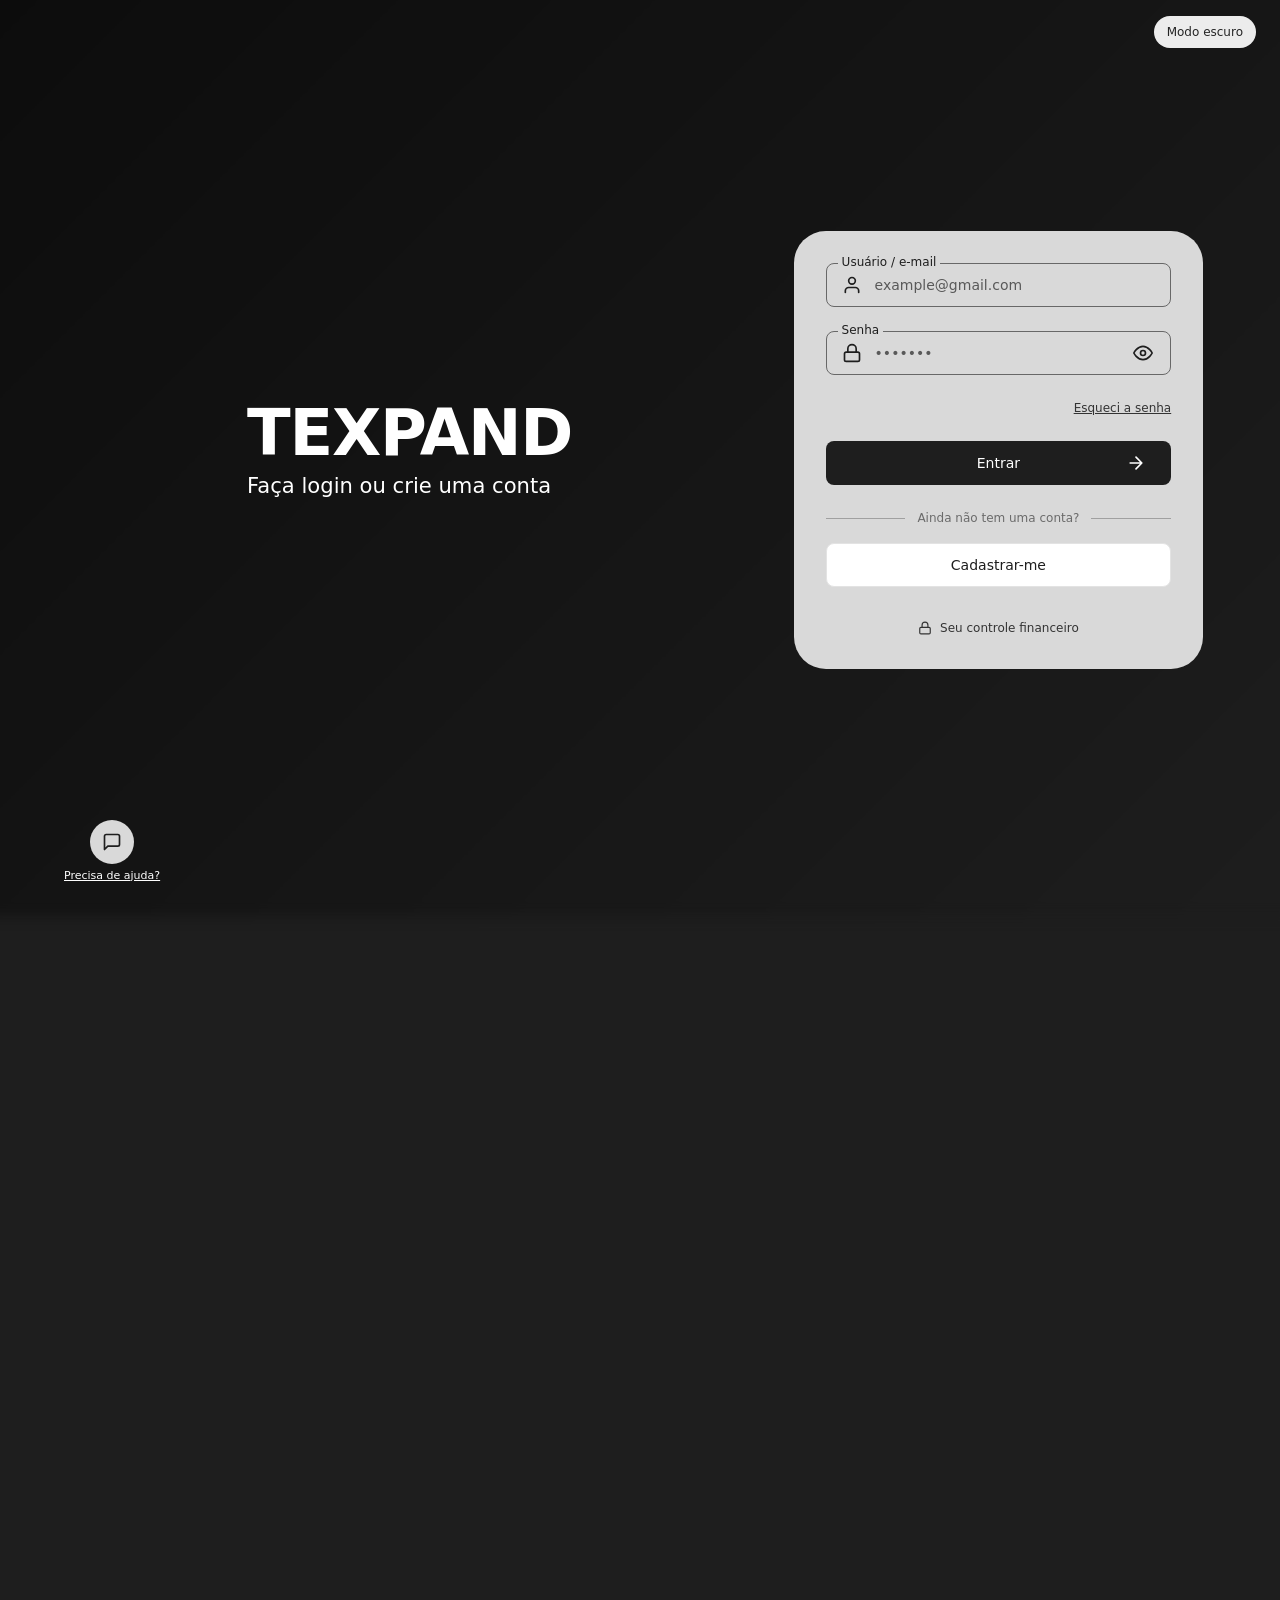
<file: index.html>
<!DOCTYPE html>
<html lang="pt-BR">
  <head><meta charset="utf-8"><meta name="viewport" content="width=device-width, initial-scale=1"><meta http-equiv="refresh" content="0; url=login.html"><title>TEXPAND · Acesso</title><script src="js/tema.js"></script></head>
  <body><p><a href="login.html">Abrir o TEXPAND</a></p></body>
</html>
</file>
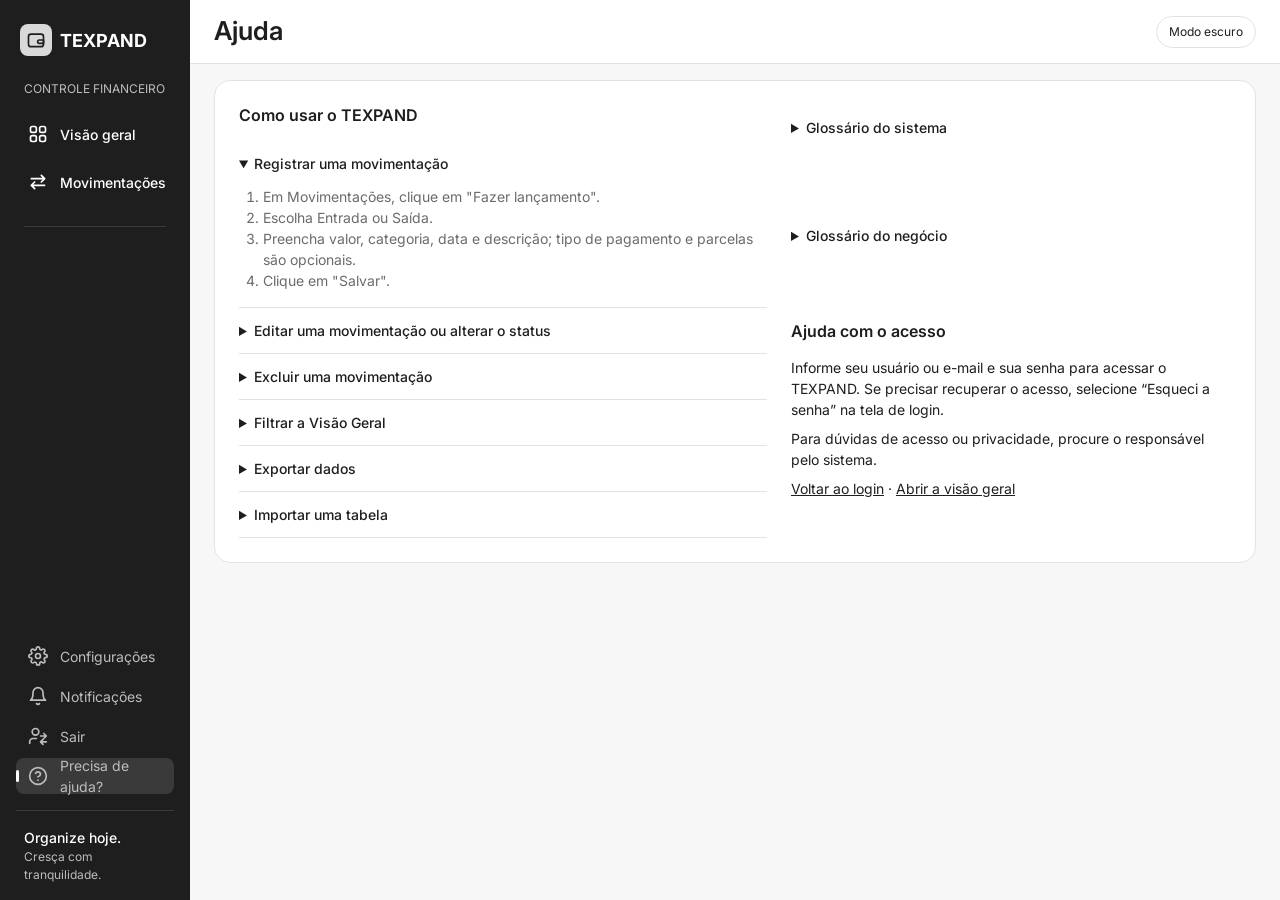
<file: ajuda.html>
<!DOCTYPE html>
<!--
  Arquivo: ajuda.html
  Função: Ajuda: passos de uso do sistema e glossário dos termos.
  Usado por: Aberta pelo item Precisa de ajuda? da barra lateral; usa css/paginas/ajuda.css.
-->
<html lang="pt-BR">
  <head>
    <meta charset="utf-8">
    <meta name="viewport" content="width=device-width, initial-scale=1">
    <title>Ajuda · TEXPAND</title>
    <script src="js/tema.js"></script>
    <!-- Fonte Inter pelo Google Fonts: única dependência externa do projeto. -->
    <link rel="preconnect" href="https://fonts.googleapis.com">
    <link rel="preconnect" href="https://fonts.gstatic.com" crossorigin>
    <link rel="stylesheet" href="https://fonts.googleapis.com/css2?family=Inter:wght@300;400;500;600;700;800&amp;display=swap">
    <link rel="stylesheet" href="css/principal.css">
  </head>
  <body class="pagina-sistema pagina-ajuda">
    <a class="pular-conteudo" href="#conteudo">Pular para o conteúdo</a>
    <!-- ===== [SPRITE DE ÍCONES] =====
         Cópia de assets/icones/icones.svg embutida na página: os <use href="#icone-nome"> funcionam em qualquer servidor e até abrindo o arquivo direto.
         Para mudar ou criar um ícone, edite o <symbol> em assets/icones/icones.svg e copie-o para este bloco em todas as páginas. -->
    <svg class="sprite-icones" xmlns="http://www.w3.org/2000/svg" aria-hidden="true" focusable="false">
      <!-- ===== [MARCA E MENU LATERAL] ===== -->
      <symbol id="icone-carteira" viewBox="0 0 24 24">
        <path d="M3 8a3 3 0 0 1 3-3h12a3 3 0 0 1 3 3v9a3 3 0 0 1-3 3H6a3 3 0 0 1-3-3z" />
        <path d="M16 12h5v4h-5a2 2 0 0 1 0-4z" />
      </symbol>
      <symbol id="icone-grade" viewBox="0 0 24 24">
        <rect x="3" y="3" width="7" height="7" rx="2" />
        <rect x="14" y="3" width="7" height="7" rx="2" />
        <rect x="3" y="14" width="7" height="7" rx="2" />
        <rect x="14" y="14" width="7" height="7" rx="2" />
      </symbol>
      <symbol id="icone-setas-opostas" viewBox="0 0 24 24">
        <path d="M4 8h16M16 4l4 4-4 4M20 16H4M8 12l-4 4 4 4" />
      </symbol>
      <symbol id="icone-engrenagem" viewBox="0 0 24 24">
        <circle cx="12" cy="12" r="3" />
        <path d="M19.4 15a1.65 1.65 0 0 0 .33 1.82l.06.06a2 2 0 0 1 0 2.83 2 2 0 0 1-2.83 0l-.06-.06a1.65 1.65 0 0 0-1.82-.33 1.65 1.65 0 0 0-1 1.51V21a2 2 0 0 1-2 2 2 2 0 0 1-2-2v-.09A1.65 1.65 0 0 0 9 19.4a1.65 1.65 0 0 0-1.82.33l-.06.06a2 2 0 0 1-2.83 0 2 2 0 0 1 0-2.83l.06-.06a1.65 1.65 0 0 0 .33-1.82 1.65 1.65 0 0 0-1.51-1H3a2 2 0 0 1-2-2 2 2 0 0 1 2-2h.09A1.65 1.65 0 0 0 4.6 9a1.65 1.65 0 0 0-.33-1.82l-.06-.06a2 2 0 0 1 0-2.83 2 2 0 0 1 2.83 0l.06.06a1.65 1.65 0 0 0 1.82.33H9a1.65 1.65 0 0 0 1-1.51V3a2 2 0 0 1 2-2 2 2 0 0 1 2 2v.09a1.65 1.65 0 0 0 1 1.51 1.65 1.65 0 0 0 1.82-.33l.06-.06a2 2 0 0 1 2.83 0 2 2 0 0 1 0 2.83l-.06.06a1.65 1.65 0 0 0-.33 1.82V9a1.65 1.65 0 0 0 1.51 1H21a2 2 0 0 1 2 2 2 2 0 0 1-2 2h-.09a1.65 1.65 0 0 0-1.51 1z" />
      </symbol>
      <symbol id="icone-sino" viewBox="0 0 24 24">
        <path d="M18 8A6 6 0 0 0 6 8c0 7-3 9-3 9h18s-3-2-3-9M13.73 21a2 2 0 0 1-3.46 0" />
      </symbol>
      <symbol id="icone-pessoa" viewBox="0 0 24 24">
        <path d="M20 21v-2a4 4 0 0 0-4-4H8a4 4 0 0 0-4 4v2" />
        <circle cx="12" cy="7" r="4" />
      </symbol>
      <symbol id="icone-pessoa-troca" viewBox="0 0 24 24">
        <circle cx="9" cy="7" r="4" />
        <path d="M2 21v-2a4 4 0 0 1 4-4h4" />
        <path d="M15 12h7M19 9l3 3-3 3M22 19h-7M18 16l-3 3 3 3" />
      </symbol>
      <symbol id="icone-ajuda" viewBox="0 0 24 24">
        <circle cx="12" cy="12" r="10" />
        <path d="M9.09 9a3 3 0 0 1 5.83 1c0 2-3 3-3 3M12 17h.01" />
      </symbol>

      <!-- ===== [AÇÕES E FILTROS] ===== -->
      <symbol id="icone-funil" viewBox="0 0 24 24">
        <path d="M3 6h18M6 12h12M10 18h4" />
      </symbol>
      <symbol id="icone-calendario" viewBox="0 0 24 24">
        <rect x="3" y="4" width="18" height="18" rx="2" />
        <path d="M16 2v4M8 2v4M3 10h18" />
      </symbol>
      <symbol id="icone-download" viewBox="0 0 24 24">
        <path d="M21 15v4a2 2 0 0 1-2 2H5a2 2 0 0 1-2-2v-4M7 10l5 5 5-5M12 15V3" />
      </symbol>
      <symbol id="icone-envio" viewBox="0 0 24 24">
        <path d="M21 15v4a2 2 0 0 1-2 2H5a2 2 0 0 1-2-2v-4M17 8l-5-5-5 5M12 3v12" />
      </symbol>
      <symbol id="icone-mais" viewBox="0 0 24 24">
        <path d="M12 5v14M5 12h14" />
      </symbol>
      <symbol id="icone-lupa" viewBox="0 0 24 24">
        <circle cx="11" cy="11" r="8" />
        <path d="M21 21l-4.35-4.35" />
      </symbol>
      <symbol id="icone-cifrao" viewBox="0 0 24 24">
        <path d="M12 1v22M17 5H9.5a3.5 3.5 0 0 0 0 7h5a3.5 3.5 0 0 1 0 7H6" />
      </symbol>

      <!-- ===== [SETAS] ===== -->
      <symbol id="icone-seta-cima" viewBox="0 0 24 24">
        <path d="M12 19V5M5 12l7-7 7 7" />
      </symbol>
      <symbol id="icone-seta-baixo" viewBox="0 0 24 24">
        <path d="M12 5v14M19 12l-7 7-7-7" />
      </symbol>
      <symbol id="icone-seta-direita" viewBox="0 0 24 24">
        <path d="M5 12h14M12 5l7 7-7 7" />
      </symbol>
      <symbol id="icone-seta-esquerda" viewBox="0 0 24 24">
        <path d="M19 12H5M12 19l-7-7 7-7" />
      </symbol>
      <symbol id="icone-seta-baixo-pequena" viewBox="0 0 24 24">
        <path d="M6 9l6 6 6-6" />
      </symbol>

      <!-- ===== [CAMPOS E FORMULÁRIOS] ===== -->
      <symbol id="icone-cadeado" viewBox="0 0 24 24">
        <rect x="3" y="11" width="18" height="11" rx="2" />
        <path d="M7 11V7a5 5 0 0 1 10 0v4" />
      </symbol>
      <symbol id="icone-olho" viewBox="0 0 24 24">
        <path d="M1 12s4-8 11-8 11 8 11 8-4 8-11 8-11-8-11-8z" />
        <circle cx="12" cy="12" r="3" />
      </symbol>
      <symbol id="icone-olho-fechado" viewBox="0 0 24 24">
        <path d="M17.94 17.94A10.07 10.07 0 0 1 12 20c-7 0-11-8-11-8a18.45 18.45 0 0 1 5.06-5.94M9.9 4.24A9.12 9.12 0 0 1 12 4c7 0 11 8 11 8a18.5 18.5 0 0 1-2.16 3.19m-6.72-1.07a3 3 0 1 1-4.24-4.24M1 1l22 22" />
      </symbol>
      <symbol id="icone-fechar" viewBox="0 0 24 24">
        <path d="M18 6L6 18M6 6l12 12" />
      </symbol>
      <!-- Alerta é preenchido: círculo cheio com o "!" vazado (fill-rule evenodd), então não usa traço. -->
      <symbol id="icone-alerta" viewBox="0 0 24 24">
        <path fill="currentColor" stroke="none" fill-rule="evenodd" d="M12 2a10 10 0 1 0 0 20 10 10 0 0 0 0-20zM11 6.5h2v7h-2zM12 15.3a1.2 1.2 0 1 0 0 2.4 1.2 1.2 0 0 0 0-2.4z" />
      </symbol>

      <!-- ===== [TABELA E OUTROS] ===== -->
      <symbol id="icone-lapis" viewBox="0 0 24 24">
        <path d="M17 3a2.83 2.83 0 1 1 4 4L7.5 20.5 2 22l1.5-5.5L17 3z" />
      </symbol>
      <symbol id="icone-lixeira" viewBox="0 0 24 24">
        <path d="M3 6h18M19 6v14a2 2 0 0 1-2 2H7a2 2 0 0 1-2-2V6m3 0V4a2 2 0 0 1 2-2h4a2 2 0 0 1 2 2v2M10 11v6M14 11v6" />
      </symbol>
      <symbol id="icone-balao" viewBox="0 0 24 24">
        <path d="M21 15a2 2 0 0 1-2 2H7l-4 4V5a2 2 0 0 1 2-2h14a2 2 0 0 1 2 2z" />
      </symbol>
      <symbol id="icone-menu" viewBox="0 0 24 24">
        <path d="M3 12h18M3 6h18M3 18h18" />
      </symbol>
    </svg>
    <!-- ===== [BARRA LATERAL] =====
         Menu principal. Aparece em todas as páginas do sistema; até 700 px vira barra superior. Quem integra: ninguém (links estáticos). -->
    <aside class="barra-lateral" id="js-barra-lateral">
      <a class="barra-lateral__marca" href="visao-geral.html">
        <span class="barra-lateral__marca-icone">
          <svg class="icone" aria-hidden="true" focusable="false"><use href="#icone-carteira"></use></svg>
        </span>
        <span class="barra-lateral__texto">TEXPAND</span>
      </a>
      <p class="barra-lateral__rotulo">Controle financeiro</p>
      <nav class="barra-lateral__navegacao" aria-label="Principal">
        <ul class="barra-lateral__lista">
          <li>
            <a class="barra-lateral__item" href="visao-geral.html">
              <svg class="icone" aria-hidden="true" focusable="false"><use href="#icone-grade"></use></svg>
              <span class="barra-lateral__texto">Visão geral</span>
            </a>
          </li>
          <li>
            <a class="barra-lateral__item" href="movimentacoes.html">
              <svg class="icone" aria-hidden="true" focusable="false"><use href="#icone-setas-opostas"></use></svg>
              <span class="barra-lateral__texto">Movimentações</span>
            </a>
          </li>
        </ul>
        <hr class="barra-lateral__separador">
        <ul class="barra-lateral__lista barra-lateral__grupo-inferior">
          <li>
            <a class="barra-lateral__item" href="configuracoes.html">
              <svg class="icone" aria-hidden="true" focusable="false"><use href="#icone-engrenagem"></use></svg>
              <span class="barra-lateral__texto">Configurações</span>
            </a>
          </li>
          <li>
            <a class="barra-lateral__item" href="notificacoes.html">
              <svg class="icone" aria-hidden="true" focusable="false"><use href="#icone-sino"></use></svg>
              <span class="barra-lateral__texto">Notificações</span>
            </a>
          </li>
          <li>
            <a class="barra-lateral__item" href="login.html">
              <svg class="icone" aria-hidden="true" focusable="false"><use href="#icone-pessoa-troca"></use></svg>
              <span class="barra-lateral__texto">Sair</span>
            </a>
          </li>
          <li>
            <a class="barra-lateral__item barra-lateral__item--ativo" href="ajuda.html" aria-current="page">
              <svg class="icone" aria-hidden="true" focusable="false"><use href="#icone-ajuda"></use></svg>
              <span class="barra-lateral__texto">Precisa de ajuda?</span>
            </a>
          </li>
        </ul>
      </nav>
      <p class="barra-lateral__rodape">
        <strong>Organize hoje.</strong>
        Cresça com tranquilidade.
      </p>
    </aside>

    <!-- ===== [CABEÇALHO] =====
         Título da página e selo de atualização. Aparece em todas as páginas do sistema. Quem integra: equipe de JS (selo). -->
    <header class="cabecalho-pagina">
      <button class="botao-menu" type="button" data-js="alternar-menu" data-alvo="js-barra-lateral" aria-expanded="false" aria-controls="js-barra-lateral" aria-label="Abrir menu">
        <svg class="icone" aria-hidden="true" focusable="false"><use href="#icone-menu"></use></svg>
      </button>
      <h1 class="cabecalho-pagina__titulo">Ajuda</h1>
      <!-- [INTEGRAÇÃO-JS] Texto e estado do selo de atualização (RF12): Tudo atualizado, Atualizando, Falha. -->
      <button class="alternar-tema" type="button" data-js="alternar-tema" aria-label="Ativar modo escuro" aria-pressed="false">Modo escuro</button>
      <p class="selo-atualizacao" data-js="selo-atualizacao" role="status" hidden></p>
    </header>

    <!-- ===== [CONTEÚDO DA PÁGINA] =====
         Passos de uso e glossário (requisito de usabilidade). Sem JavaScript. Quem integra: ninguém. -->
    <main class="conteudo-pagina" id="conteudo" tabindex="-1">
      <div class="cartao-ajuda">
        <section class="cartao-ajuda__secao">
          <h2>Como usar o TEXPAND</h2>
          <details class="item-ajuda" open>
            <summary class="item-ajuda__resumo">Registrar uma movimentação</summary>
            <ol class="item-ajuda__passos">
              <li>Em Movimentações, clique em "Fazer lançamento".</li>
              <li>Escolha Entrada ou Saída.</li>
              <li>Preencha valor, categoria, data e descrição; tipo de pagamento e parcelas são opcionais.</li>
              <li>Clique em "Salvar".</li>
            </ol>
          </details>
          <details class="item-ajuda">
            <summary class="item-ajuda__resumo">Editar uma movimentação ou alterar o status</summary>
            <ol class="item-ajuda__passos">
              <li>Na tabela, clique no lápis da linha.</li>
              <li>Altere os campos, inclusive o Status (Concluído, Pendente ou Cancelado).</li>
              <li>Clique em "Salvar".</li>
            </ol>
          </details>
          <details class="item-ajuda">
            <summary class="item-ajuda__resumo">Excluir uma movimentação</summary>
            <ol class="item-ajuda__passos">
              <li>Clique na lixeira da linha.</li>
              <li>Confirme em "Excluir".</li>
            </ol>
          </details>
          <details class="item-ajuda">
            <summary class="item-ajuda__resumo">Filtrar a Visão Geral</summary>
            <ol class="item-ajuda__passos">
              <li>Escolha o mês no seletor.</li>
              <li>Clique em "Filtrar", defina os critérios e clique em "Aplicar".</li>
            </ol>
          </details>
          <details class="item-ajuda">
            <summary class="item-ajuda__resumo">Exportar dados</summary>
            <ol class="item-ajuda__passos">
              <li>Na Visão Geral, aplique os filtros desejados, se quiser.</li>
              <li>Clique em "Exportar dados".</li>
            </ol>
          </details>
          <details class="item-ajuda">
            <summary class="item-ajuda__resumo">Importar uma tabela</summary>
            <ol class="item-ajuda__passos">
              <li>Em Movimentações, clique em "Importar".</li>
              <li>Selecione um CSV ou Excel (.xlsx) em modelo padronizado. Relatórios originais dos marketplaces precisam de mapeamento.</li>
              <li>Clique em "Importar".</li>
            </ol>
          </details>
        </section>
        <!-- [A-CONFIRMAR] Definições do glossário (só termos do sistema). -->
        <section class="cartao-ajuda__secao">
          <details class="glossario-recolhivel"><summary class="item-ajuda__resumo">Glossário do sistema</summary>
          <dl class="glossario">
            <dt class="glossario__termo">Movimentação</dt>
            <dd class="glossario__definicao">Qualquer registro de dinheiro que entra ou sai do negócio.</dd>
            <dt class="glossario__termo">Entrada</dt>
            <dd class="glossario__definicao">Dinheiro que entra no negócio, como vendas, repasses e recebimentos.</dd>
            <dt class="glossario__termo">Saída</dt>
            <dd class="glossario__definicao">Dinheiro que sai do negócio, como despesas, compras, taxas e impostos.</dd>
            <dt class="glossario__termo">Saldo</dt>
            <dd class="glossario__definicao">Diferença entre entradas e saídas concluídas no período. Pendentes ficam separados e cancelados não entram no saldo.</dd>
            <dt class="glossario__termo">Fluxo de caixa</dt>
            <dd class="glossario__definicao">Acompanhamento do dinheiro que entra e sai ao longo do tempo.</dd>
            <dt class="glossario__termo">Categoria</dt>
            <dd class="glossario__definicao">Grupo que classifica uma movimentação, como Vendas, Serviços ou Entrega.</dd>
            <dt class="glossario__termo">Status</dt>
            <dd class="glossario__definicao">Situação de uma movimentação: Concluído, Pendente ou Cancelado.</dd>
            <dt class="glossario__termo">Dashboard</dt>
            <dd class="glossario__definicao">A tela Visão Geral, com os totais e os gráficos do período.</dd>
            <dt class="glossario__termo">Período</dt>
            <dd class="glossario__definicao">Intervalo de datas usado para filtrar os dados.</dd>
          </dl>
          </details>
        </section>
        <section class="cartao-ajuda__secao">
          <details class="glossario-recolhivel"><summary class="item-ajuda__resumo">Glossário do negócio</summary>
          <dl class="glossario">
            <dt class="glossario__termo">Coleção</dt><dd class="glossario__definicao">Conjunto de roupas e acessórios desenvolvido para uma temporada ou tendência.</dd>
            <dt class="glossario__termo">Manequim</dt><dd class="glossario__definicao">Modelo usado na confecção e exposição de roupas; também pode indicar o tamanho de uma peça, como manequim 46.</dd>
            <dt class="glossario__termo">Numeração</dt><dd class="glossario__definicao">Padrão usado para identificar tamanhos de roupas. Também existem padrões com letras, como P, M, G, G1 e G2.</dd>
            <dt class="glossario__termo">Outfit</dt><dd class="glossario__definicao">Conjunto de roupas e acessórios usado em uma ocasião; significa traje ou vestimenta.</dd>
          </dl>
          </details>
        </section>
        <section class="cartao-ajuda__secao" id="contato" tabindex="-1">
          <h2>Ajuda com o acesso</h2>
          <p>Informe seu usuário ou e-mail e sua senha para acessar o TEXPAND. Se precisar recuperar o acesso, selecione “Esqueci a senha” na tela de login.</p>
          <p>Para dúvidas de acesso ou privacidade, procure o responsável pelo sistema.</p>
          <p><a href="login.html">Voltar ao login</a> · <a href="visao-geral.html">Abrir a visão geral</a></p>
        </section>
      </div>
    </main>

    <!-- ===== [SCRIPT DE ESTADOS] =====
         Scripts de apresentação e estados visuais; processamento real permanece para integração. -->
    <script src="js/estados-interface.js" defer></script>
    <script src="js/formularios-interface.js" defer></script>
  </body>
</html>
</file>
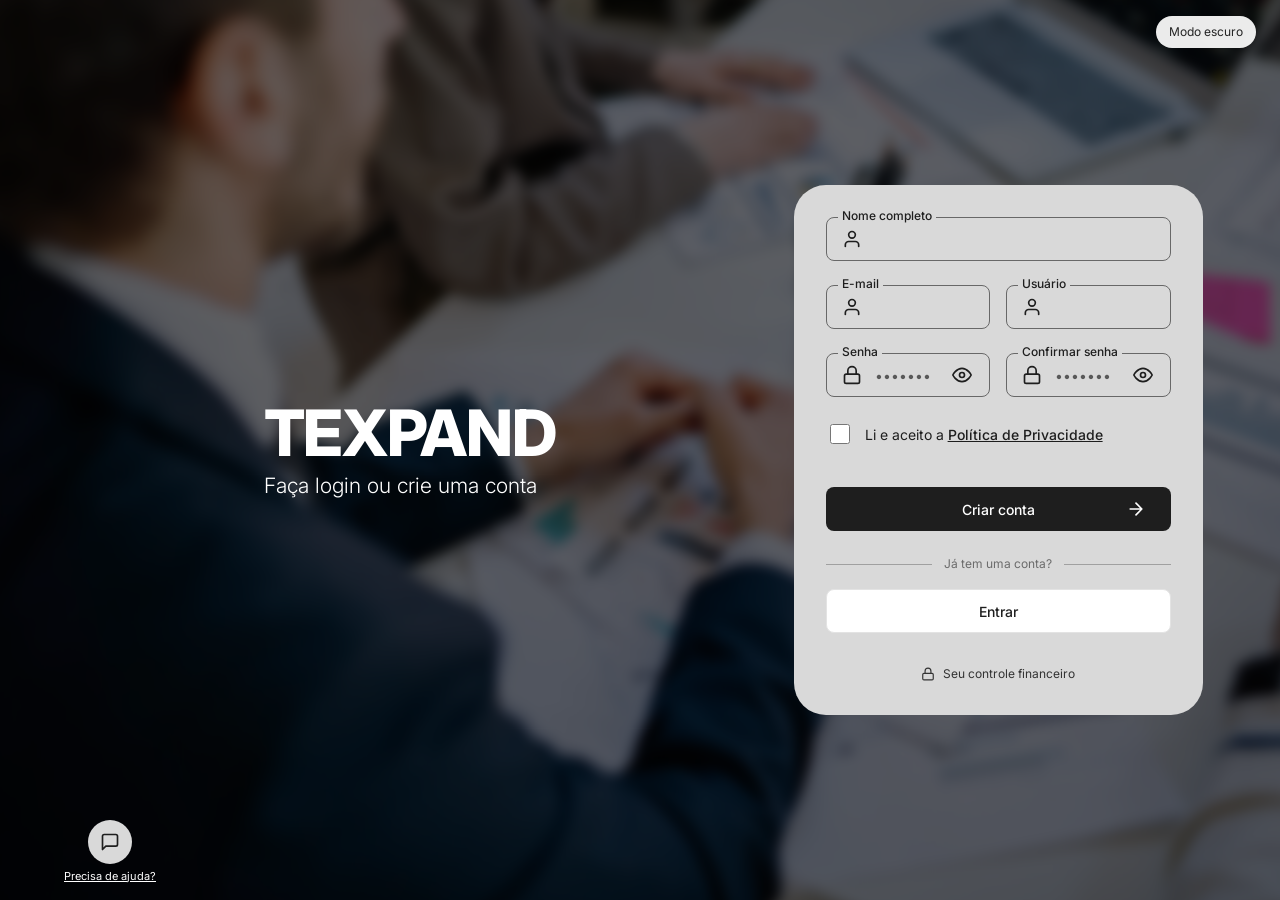
<file: cadastro.html>
<!DOCTYPE html>
<!--
  Arquivo: cadastro.html
  Função: Tela de cadastro: dados pessoais, senha e aceite da Política de Privacidade (LGPD).
  Usado por: Aberta pelo botão Cadastrar-me do login; volta ao login.html.
-->
<html lang="pt-BR">
  <head>
    <meta charset="utf-8">
    <meta name="viewport" content="width=device-width, initial-scale=1">
    <title>Criar conta · TEXPAND</title>
    <script src="js/tema.js"></script>
    <!-- Fonte Inter pelo Google Fonts: única dependência externa do projeto. -->
    <link rel="preconnect" href="https://fonts.googleapis.com">
    <link rel="preconnect" href="https://fonts.gstatic.com" crossorigin>
    <link rel="stylesheet" href="https://fonts.googleapis.com/css2?family=Inter:wght@300;400;500;600;700;800&amp;display=swap">
    <link rel="stylesheet" href="css/principal.css">
  </head>
  <body class="pagina-acesso">
    <a class="pular-conteudo" href="#conteudo">Pular para o conteúdo</a>
    <!-- ===== [SPRITE DE ÍCONES] =====
         Cópia de assets/icones/icones.svg embutida na página: os <use href="#icone-nome"> funcionam em qualquer servidor e até abrindo o arquivo direto.
         Para mudar ou criar um ícone, edite o <symbol> em assets/icones/icones.svg e copie-o para este bloco em todas as páginas. -->
    <svg class="sprite-icones" xmlns="http://www.w3.org/2000/svg" aria-hidden="true" focusable="false">
      <!-- ===== [MARCA E MENU LATERAL] ===== -->
      <symbol id="icone-carteira" viewBox="0 0 24 24">
        <path d="M3 8a3 3 0 0 1 3-3h12a3 3 0 0 1 3 3v9a3 3 0 0 1-3 3H6a3 3 0 0 1-3-3z" />
        <path d="M16 12h5v4h-5a2 2 0 0 1 0-4z" />
      </symbol>
      <symbol id="icone-grade" viewBox="0 0 24 24">
        <rect x="3" y="3" width="7" height="7" rx="2" />
        <rect x="14" y="3" width="7" height="7" rx="2" />
        <rect x="3" y="14" width="7" height="7" rx="2" />
        <rect x="14" y="14" width="7" height="7" rx="2" />
      </symbol>
      <symbol id="icone-setas-opostas" viewBox="0 0 24 24">
        <path d="M4 8h16M16 4l4 4-4 4M20 16H4M8 12l-4 4 4 4" />
      </symbol>
      <symbol id="icone-engrenagem" viewBox="0 0 24 24">
        <circle cx="12" cy="12" r="3" />
        <path d="M19.4 15a1.65 1.65 0 0 0 .33 1.82l.06.06a2 2 0 0 1 0 2.83 2 2 0 0 1-2.83 0l-.06-.06a1.65 1.65 0 0 0-1.82-.33 1.65 1.65 0 0 0-1 1.51V21a2 2 0 0 1-2 2 2 2 0 0 1-2-2v-.09A1.65 1.65 0 0 0 9 19.4a1.65 1.65 0 0 0-1.82.33l-.06.06a2 2 0 0 1-2.83 0 2 2 0 0 1 0-2.83l.06-.06a1.65 1.65 0 0 0 .33-1.82 1.65 1.65 0 0 0-1.51-1H3a2 2 0 0 1-2-2 2 2 0 0 1 2-2h.09A1.65 1.65 0 0 0 4.6 9a1.65 1.65 0 0 0-.33-1.82l-.06-.06a2 2 0 0 1 0-2.83 2 2 0 0 1 2.83 0l.06.06a1.65 1.65 0 0 0 1.82.33H9a1.65 1.65 0 0 0 1-1.51V3a2 2 0 0 1 2-2 2 2 0 0 1 2 2v.09a1.65 1.65 0 0 0 1 1.51 1.65 1.65 0 0 0 1.82-.33l.06-.06a2 2 0 0 1 2.83 0 2 2 0 0 1 0 2.83l-.06.06a1.65 1.65 0 0 0-.33 1.82V9a1.65 1.65 0 0 0 1.51 1H21a2 2 0 0 1 2 2 2 2 0 0 1-2 2h-.09a1.65 1.65 0 0 0-1.51 1z" />
      </symbol>
      <symbol id="icone-sino" viewBox="0 0 24 24">
        <path d="M18 8A6 6 0 0 0 6 8c0 7-3 9-3 9h18s-3-2-3-9M13.73 21a2 2 0 0 1-3.46 0" />
      </symbol>
      <symbol id="icone-pessoa" viewBox="0 0 24 24">
        <path d="M20 21v-2a4 4 0 0 0-4-4H8a4 4 0 0 0-4 4v2" />
        <circle cx="12" cy="7" r="4" />
      </symbol>
      <symbol id="icone-pessoa-troca" viewBox="0 0 24 24">
        <circle cx="9" cy="7" r="4" />
        <path d="M2 21v-2a4 4 0 0 1 4-4h4" />
        <path d="M15 12h7M19 9l3 3-3 3M22 19h-7M18 16l-3 3 3 3" />
      </symbol>
      <symbol id="icone-ajuda" viewBox="0 0 24 24">
        <circle cx="12" cy="12" r="10" />
        <path d="M9.09 9a3 3 0 0 1 5.83 1c0 2-3 3-3 3M12 17h.01" />
      </symbol>

      <!-- ===== [AÇÕES E FILTROS] ===== -->
      <symbol id="icone-funil" viewBox="0 0 24 24">
        <path d="M3 6h18M6 12h12M10 18h4" />
      </symbol>
      <symbol id="icone-calendario" viewBox="0 0 24 24">
        <rect x="3" y="4" width="18" height="18" rx="2" />
        <path d="M16 2v4M8 2v4M3 10h18" />
      </symbol>
      <symbol id="icone-download" viewBox="0 0 24 24">
        <path d="M21 15v4a2 2 0 0 1-2 2H5a2 2 0 0 1-2-2v-4M7 10l5 5 5-5M12 15V3" />
      </symbol>
      <symbol id="icone-envio" viewBox="0 0 24 24">
        <path d="M21 15v4a2 2 0 0 1-2 2H5a2 2 0 0 1-2-2v-4M17 8l-5-5-5 5M12 3v12" />
      </symbol>
      <symbol id="icone-mais" viewBox="0 0 24 24">
        <path d="M12 5v14M5 12h14" />
      </symbol>
      <symbol id="icone-lupa" viewBox="0 0 24 24">
        <circle cx="11" cy="11" r="8" />
        <path d="M21 21l-4.35-4.35" />
      </symbol>
      <symbol id="icone-cifrao" viewBox="0 0 24 24">
        <path d="M12 1v22M17 5H9.5a3.5 3.5 0 0 0 0 7h5a3.5 3.5 0 0 1 0 7H6" />
      </symbol>

      <!-- ===== [SETAS] ===== -->
      <symbol id="icone-seta-cima" viewBox="0 0 24 24">
        <path d="M12 19V5M5 12l7-7 7 7" />
      </symbol>
      <symbol id="icone-seta-baixo" viewBox="0 0 24 24">
        <path d="M12 5v14M19 12l-7 7-7-7" />
      </symbol>
      <symbol id="icone-seta-direita" viewBox="0 0 24 24">
        <path d="M5 12h14M12 5l7 7-7 7" />
      </symbol>
      <symbol id="icone-seta-esquerda" viewBox="0 0 24 24">
        <path d="M19 12H5M12 19l-7-7 7-7" />
      </symbol>
      <symbol id="icone-seta-baixo-pequena" viewBox="0 0 24 24">
        <path d="M6 9l6 6 6-6" />
      </symbol>

      <!-- ===== [CAMPOS E FORMULÁRIOS] ===== -->
      <symbol id="icone-cadeado" viewBox="0 0 24 24">
        <rect x="3" y="11" width="18" height="11" rx="2" />
        <path d="M7 11V7a5 5 0 0 1 10 0v4" />
      </symbol>
      <symbol id="icone-olho" viewBox="0 0 24 24">
        <path d="M1 12s4-8 11-8 11 8 11 8-4 8-11 8-11-8-11-8z" />
        <circle cx="12" cy="12" r="3" />
      </symbol>
      <symbol id="icone-olho-fechado" viewBox="0 0 24 24">
        <path d="M17.94 17.94A10.07 10.07 0 0 1 12 20c-7 0-11-8-11-8a18.45 18.45 0 0 1 5.06-5.94M9.9 4.24A9.12 9.12 0 0 1 12 4c7 0 11 8 11 8a18.5 18.5 0 0 1-2.16 3.19m-6.72-1.07a3 3 0 1 1-4.24-4.24M1 1l22 22" />
      </symbol>
      <symbol id="icone-fechar" viewBox="0 0 24 24">
        <path d="M18 6L6 18M6 6l12 12" />
      </symbol>
      <!-- Alerta é preenchido: círculo cheio com o "!" vazado (fill-rule evenodd), então não usa traço. -->
      <symbol id="icone-alerta" viewBox="0 0 24 24">
        <path fill="currentColor" stroke="none" fill-rule="evenodd" d="M12 2a10 10 0 1 0 0 20 10 10 0 0 0 0-20zM11 6.5h2v7h-2zM12 15.3a1.2 1.2 0 1 0 0 2.4 1.2 1.2 0 0 0 0-2.4z" />
      </symbol>

      <!-- ===== [TABELA E OUTROS] ===== -->
      <symbol id="icone-lapis" viewBox="0 0 24 24">
        <path d="M17 3a2.83 2.83 0 1 1 4 4L7.5 20.5 2 22l1.5-5.5L17 3z" />
      </symbol>
      <symbol id="icone-lixeira" viewBox="0 0 24 24">
        <path d="M3 6h18M19 6v14a2 2 0 0 1-2 2H7a2 2 0 0 1-2-2V6m3 0V4a2 2 0 0 1 2-2h4a2 2 0 0 1 2 2v2M10 11v6M14 11v6" />
      </symbol>
      <symbol id="icone-balao" viewBox="0 0 24 24">
        <path d="M21 15a2 2 0 0 1-2 2H7l-4 4V5a2 2 0 0 1 2-2h14a2 2 0 0 1 2 2z" />
      </symbol>
      <symbol id="icone-menu" viewBox="0 0 24 24">
        <path d="M3 12h18M3 6h18M3 18h18" />
      </symbol>
    </svg>
    <!-- ===== [TELA DE ACESSO] =====
         Foto em tela cheia com camada escura, marca à esquerda e cartão à direita. Quem integra: equipe de banco (autenticação). -->
    <button class="alternar-tema alternar-tema--acesso" type="button" data-js="alternar-tema" aria-label="Ativar modo escuro" aria-pressed="false">Modo escuro</button>
    <main class="tela-acesso" id="conteudo" tabindex="-1">
      <header class="tela-acesso__marca">
        <h1>TEXPAND</h1>
        <p>Faça login ou crie uma conta</p>
      </header>
      <section class="tela-acesso__cartao" aria-label="Acesso ao sistema">
        <!-- [INTEGRAÇÃO-BD] Gravação e confirmação do e-mail (RN01 e fluxo detalhado). O protótipo só apresenta a confirmação demonstrativa. -->
        <form data-js="formulario-cadastro" data-alvo="js-confirmacao-cadastro" action="#" method="post" novalidate>
          <div class="campo campo--flutuante">
            <label class="campo__rotulo" for="js-nome">Nome completo</label>
            <div class="campo__caixa">
              <svg class="icone campo__icone" aria-hidden="true" focusable="false"><use href="#icone-pessoa"></use></svg>
              <input class="campo__entrada" id="js-nome" aria-describedby="erro-js-nome" name="nome" type="text" autocomplete="name" required>
            </div>
            <svg class="icone campo__alerta" aria-hidden="true" focusable="false"><use href="#icone-alerta"></use></svg>
            <p id="erro-js-nome" class="campo__mensagem" role="alert">Dados preenchidos incompletos</p>
          </div>
          <div class="campo campo--flutuante">
            <label class="campo__rotulo" for="js-email">E-mail</label>
            <div class="campo__caixa">
              <svg class="icone campo__icone" aria-hidden="true" focusable="false"><use href="#icone-pessoa"></use></svg>
              <input class="campo__entrada" id="js-email" aria-describedby="erro-js-email" name="email" type="email" autocomplete="email" required>
            </div>
            <svg class="icone campo__alerta" aria-hidden="true" focusable="false"><use href="#icone-alerta"></use></svg>
            <p id="erro-js-email" class="campo__mensagem" role="alert">Dados preenchidos incompletos</p>
          </div>
          <div class="campo campo--flutuante">
            <label class="campo__rotulo" for="js-usuario">Usuário</label>
            <div class="campo__caixa">
              <svg class="icone campo__icone" aria-hidden="true" focusable="false"><use href="#icone-pessoa"></use></svg>
              <input class="campo__entrada" id="js-usuario" aria-describedby="erro-js-usuario" name="usuario" type="text" autocomplete="username" required>
            </div>
            <svg class="icone campo__alerta" aria-hidden="true" focusable="false"><use href="#icone-alerta"></use></svg>
            <p id="erro-js-usuario" class="campo__mensagem" role="alert">Dados preenchidos incompletos</p>
          </div>
          <div class="campo campo--flutuante">
            <label class="campo__rotulo" for="js-senha">Senha</label>
            <div class="campo__caixa">
              <svg class="icone campo__icone" aria-hidden="true" focusable="false"><use href="#icone-cadeado"></use></svg>
              <input class="campo__entrada" id="js-senha" aria-describedby="erro-js-senha" name="senha" type="password" autocomplete="new-password" placeholder="•••••••" required>
              <button class="campo__acao" type="button" data-js="alternar-senha" data-alvo="js-senha" aria-label="Mostrar senha">
                <svg class="icone icone--aberto" aria-hidden="true" focusable="false"><use href="#icone-olho"></use></svg>
                <svg class="icone icone--fechado" aria-hidden="true" focusable="false"><use href="#icone-olho-fechado"></use></svg>
              </button>
            </div>
            <svg class="icone campo__alerta" aria-hidden="true" focusable="false"><use href="#icone-alerta"></use></svg>
            <p id="erro-js-senha" class="campo__mensagem" role="alert">Dados preenchidos incompletos</p>
          </div>
          <div class="campo campo--flutuante">
            <label class="campo__rotulo" for="js-confirmar-senha">Confirmar senha</label>
            <div class="campo__caixa">
              <svg class="icone campo__icone" aria-hidden="true" focusable="false"><use href="#icone-cadeado"></use></svg>
              <input class="campo__entrada" id="js-confirmar-senha" aria-describedby="erro-js-confirmar-senha" name="confirmar_senha" type="password" autocomplete="new-password" placeholder="•••••••" required>
              <button class="campo__acao" type="button" data-js="alternar-senha" data-alvo="js-confirmar-senha" aria-label="Mostrar senha">
                <svg class="icone icone--aberto" aria-hidden="true" focusable="false"><use href="#icone-olho"></use></svg>
                <svg class="icone icone--fechado" aria-hidden="true" focusable="false"><use href="#icone-olho-fechado"></use></svg>
              </button>
            </div>
            <svg class="icone campo__alerta" aria-hidden="true" focusable="false"><use href="#icone-alerta"></use></svg>
            <p id="erro-js-confirmar-senha" class="campo__mensagem" role="alert">Dados preenchidos incompletos</p>
          </div>
          <!-- [A-CONFIRMAR] Link da Política de Privacidade. A caixa existe por causa da LGPD (RNF 01). -->
          <div class="caixa-aceite">
            <input type="checkbox" id="js-aceite-lgpd" name="aceite_lgpd" required>
            <label for="js-aceite-lgpd">Li e aceito a <a href="#js-modal-privacidade" data-js="abrir" data-alvo="js-modal-privacidade">Política de Privacidade</a></label>
          </div>
          <button class="botao botao--primario botao--largo" type="submit">
            Criar conta
            <svg class="icone" aria-hidden="true" focusable="false"><use href="#icone-seta-direita"></use></svg>
          </button>
        </form>
        <div class="bloco-confirmacao" id="js-confirmacao-cadastro" role="status" hidden>
          <p>Não foi possível criar a conta. Serviço de cadastro indisponível no momento.</p>
        </div>
        <p class="tela-acesso__separador">Já tem uma conta?</p>
        <a class="botao botao--secundario botao--largo" href="login.html">Entrar</a>
        <p class="tela-acesso__rodape">
          <svg class="icone" aria-hidden="true" focusable="false"><use href="#icone-cadeado"></use></svg>
          Seu controle financeiro
        </p>
      </section>
    </main>

    <!-- ===== [BOTÃO DE CONTATO] =====
         Canto inferior esquerdo das telas de acesso. Quem integra: equipe do projeto (destino do link). -->
    <!-- Ajuda de acesso local: não encaminha para a navegação interna do sistema. -->
    <button class="botao-contato" type="button" data-js="abrir" data-alvo="js-ajuda-acesso" aria-haspopup="dialog" aria-controls="js-ajuda-acesso">
      <span class="botao-contato__circulo">
        <svg class="icone" aria-hidden="true" focusable="false"><use href="#icone-balao"></use></svg>
      </span>
      <span class="botao-contato__texto">Precisa de ajuda?</span>
    </button>

    <dialog class="modal" id="js-modal-privacidade" aria-labelledby="titulo-privacidade">
      <div class="modal__conteudo">
        <h2 id="titulo-privacidade">Política de Privacidade</h2>
        <p>Para consultar a política de privacidade e esclarecer dúvidas sobre o tratamento dos seus dados, entre em contato com o responsável pelo TEXPAND.</p>
        <div class="modal__rodape"><button class="botao botao--secundario" type="button" data-js="fechar">Fechar</button></div>
      </div>
    </dialog>

    <dialog class="modal modal--confirmacao" id="js-ajuda-acesso" aria-labelledby="titulo-ajuda-acesso">
      <div class="modal__conteudo">
        <h2 id="titulo-ajuda-acesso">Ajuda com o acesso</h2>
        <p>Para entrar, informe seu usuário ou e-mail e sua senha na tela de login.</p>
        <p>Se esqueceu sua senha, selecione “Esqueci a senha”. Para criar uma conta, selecione “Cadastrar-me”.</p>
        <p>Se o problema continuar, procure o responsável pelo TEXPAND.</p>
        <div class="modal__rodape">
          <button class="botao botao--secundario" type="button" data-js="fechar">Fechar</button>
        </div>
      </div>
    </dialog>

    <!-- ===== [SCRIPT DE ESTADOS] =====
         Scripts de apresentação e estados visuais; processamento real permanece para integração. -->
    <script src="js/estados-interface.js" defer></script>
    <script src="js/formularios-interface.js" defer></script>
  </body>
</html>
</file>
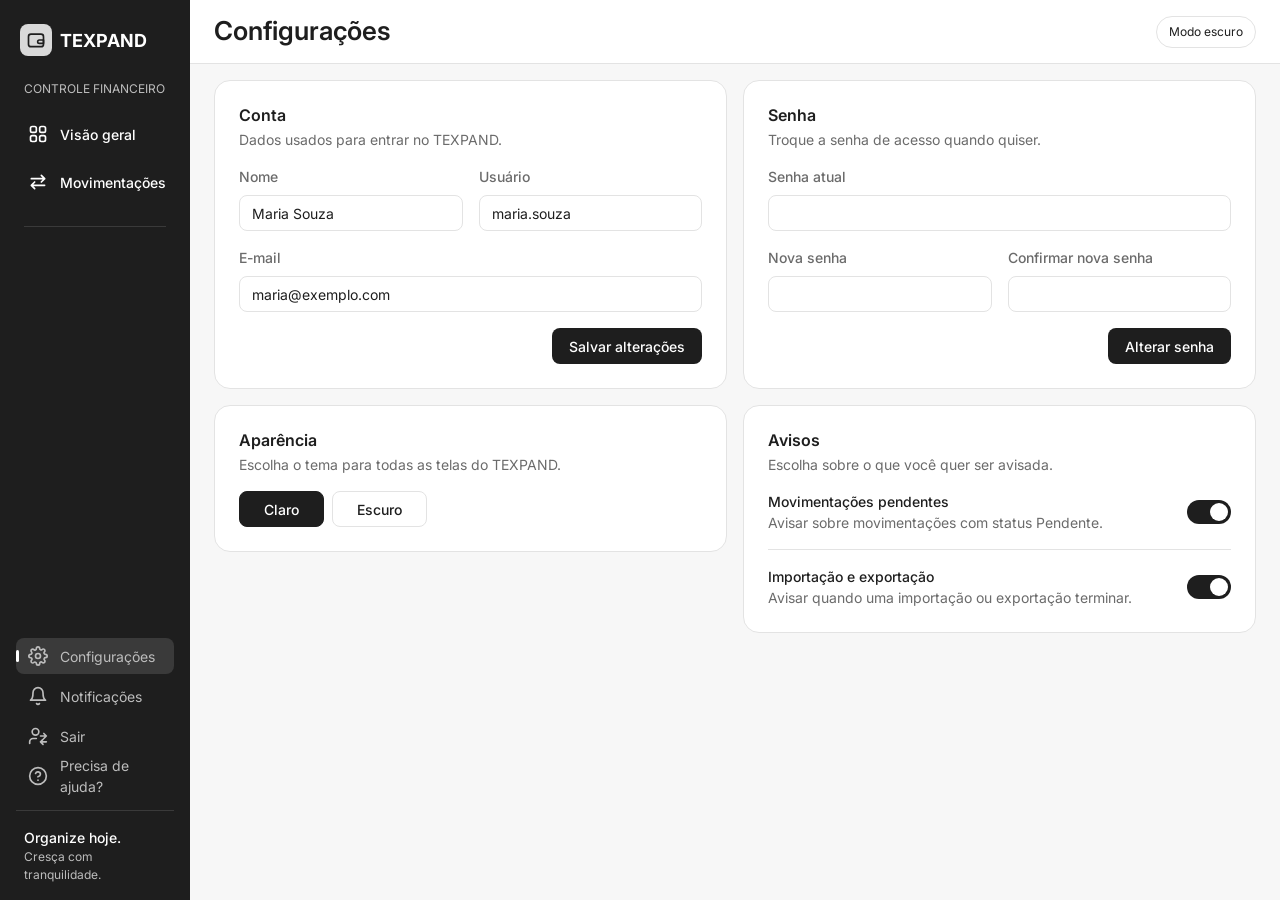
<file: configuracoes.html>
<!DOCTYPE html>
<!--
  Arquivo: configuracoes.html
  Função: Configurações: conta, senha, tema e avisos.
  Usado por: Aberta pelo menu lateral; usa css/paginas/configuracoes.css e css/componentes/cartao-pagina.css.
-->
<html lang="pt-BR">
  <head>
    <meta charset="utf-8">
    <meta name="viewport" content="width=device-width, initial-scale=1">
    <title>Configurações · TEXPAND</title>
    <script src="js/tema.js"></script>
    <!-- Fonte Inter pelo Google Fonts: única dependência externa do projeto. -->
    <link rel="preconnect" href="https://fonts.googleapis.com">
    <link rel="preconnect" href="https://fonts.gstatic.com" crossorigin>
    <link rel="stylesheet" href="https://fonts.googleapis.com/css2?family=Inter:wght@300;400;500;600;700;800&amp;display=swap">
    <link rel="stylesheet" href="css/principal.css">
  </head>
  <body class="pagina-sistema pagina-configuracoes">
    <a class="pular-conteudo" href="#conteudo">Pular para o conteúdo</a>
    <!-- ===== [SPRITE DE ÍCONES] =====
         Cópia de assets/icones/icones.svg embutida na página: os <use href="#icone-nome"> funcionam em qualquer servidor e até abrindo o arquivo direto.
         Para mudar ou criar um ícone, edite o <symbol> em assets/icones/icones.svg e copie-o para este bloco em todas as páginas. -->
    <svg class="sprite-icones" xmlns="http://www.w3.org/2000/svg" aria-hidden="true" focusable="false">
      <!-- ===== [MARCA E MENU LATERAL] ===== -->
      <symbol id="icone-carteira" viewBox="0 0 24 24">
        <path d="M3 8a3 3 0 0 1 3-3h12a3 3 0 0 1 3 3v9a3 3 0 0 1-3 3H6a3 3 0 0 1-3-3z" />
        <path d="M16 12h5v4h-5a2 2 0 0 1 0-4z" />
      </symbol>
      <symbol id="icone-grade" viewBox="0 0 24 24">
        <rect x="3" y="3" width="7" height="7" rx="2" />
        <rect x="14" y="3" width="7" height="7" rx="2" />
        <rect x="3" y="14" width="7" height="7" rx="2" />
        <rect x="14" y="14" width="7" height="7" rx="2" />
      </symbol>
      <symbol id="icone-setas-opostas" viewBox="0 0 24 24">
        <path d="M4 8h16M16 4l4 4-4 4M20 16H4M8 12l-4 4 4 4" />
      </symbol>
      <symbol id="icone-engrenagem" viewBox="0 0 24 24">
        <circle cx="12" cy="12" r="3" />
        <path d="M19.4 15a1.65 1.65 0 0 0 .33 1.82l.06.06a2 2 0 0 1 0 2.83 2 2 0 0 1-2.83 0l-.06-.06a1.65 1.65 0 0 0-1.82-.33 1.65 1.65 0 0 0-1 1.51V21a2 2 0 0 1-2 2 2 2 0 0 1-2-2v-.09A1.65 1.65 0 0 0 9 19.4a1.65 1.65 0 0 0-1.82.33l-.06.06a2 2 0 0 1-2.83 0 2 2 0 0 1 0-2.83l.06-.06a1.65 1.65 0 0 0 .33-1.82 1.65 1.65 0 0 0-1.51-1H3a2 2 0 0 1-2-2 2 2 0 0 1 2-2h.09A1.65 1.65 0 0 0 4.6 9a1.65 1.65 0 0 0-.33-1.82l-.06-.06a2 2 0 0 1 0-2.83 2 2 0 0 1 2.83 0l.06.06a1.65 1.65 0 0 0 1.82.33H9a1.65 1.65 0 0 0 1-1.51V3a2 2 0 0 1 2-2 2 2 0 0 1 2 2v.09a1.65 1.65 0 0 0 1 1.51 1.65 1.65 0 0 0 1.82-.33l.06-.06a2 2 0 0 1 2.83 0 2 2 0 0 1 0 2.83l-.06.06a1.65 1.65 0 0 0-.33 1.82V9a1.65 1.65 0 0 0 1.51 1H21a2 2 0 0 1 2 2 2 2 0 0 1-2 2h-.09a1.65 1.65 0 0 0-1.51 1z" />
      </symbol>
      <symbol id="icone-sino" viewBox="0 0 24 24">
        <path d="M18 8A6 6 0 0 0 6 8c0 7-3 9-3 9h18s-3-2-3-9M13.73 21a2 2 0 0 1-3.46 0" />
      </symbol>
      <symbol id="icone-pessoa" viewBox="0 0 24 24">
        <path d="M20 21v-2a4 4 0 0 0-4-4H8a4 4 0 0 0-4 4v2" />
        <circle cx="12" cy="7" r="4" />
      </symbol>
      <symbol id="icone-pessoa-troca" viewBox="0 0 24 24">
        <circle cx="9" cy="7" r="4" />
        <path d="M2 21v-2a4 4 0 0 1 4-4h4" />
        <path d="M15 12h7M19 9l3 3-3 3M22 19h-7M18 16l-3 3 3 3" />
      </symbol>
      <symbol id="icone-ajuda" viewBox="0 0 24 24">
        <circle cx="12" cy="12" r="10" />
        <path d="M9.09 9a3 3 0 0 1 5.83 1c0 2-3 3-3 3M12 17h.01" />
      </symbol>

      <!-- ===== [AÇÕES E FILTROS] ===== -->
      <symbol id="icone-funil" viewBox="0 0 24 24">
        <path d="M3 6h18M6 12h12M10 18h4" />
      </symbol>
      <symbol id="icone-calendario" viewBox="0 0 24 24">
        <rect x="3" y="4" width="18" height="18" rx="2" />
        <path d="M16 2v4M8 2v4M3 10h18" />
      </symbol>
      <symbol id="icone-download" viewBox="0 0 24 24">
        <path d="M21 15v4a2 2 0 0 1-2 2H5a2 2 0 0 1-2-2v-4M7 10l5 5 5-5M12 15V3" />
      </symbol>
      <symbol id="icone-envio" viewBox="0 0 24 24">
        <path d="M21 15v4a2 2 0 0 1-2 2H5a2 2 0 0 1-2-2v-4M17 8l-5-5-5 5M12 3v12" />
      </symbol>
      <symbol id="icone-mais" viewBox="0 0 24 24">
        <path d="M12 5v14M5 12h14" />
      </symbol>
      <symbol id="icone-lupa" viewBox="0 0 24 24">
        <circle cx="11" cy="11" r="8" />
        <path d="M21 21l-4.35-4.35" />
      </symbol>
      <symbol id="icone-cifrao" viewBox="0 0 24 24">
        <path d="M12 1v22M17 5H9.5a3.5 3.5 0 0 0 0 7h5a3.5 3.5 0 0 1 0 7H6" />
      </symbol>

      <!-- ===== [SETAS] ===== -->
      <symbol id="icone-seta-cima" viewBox="0 0 24 24">
        <path d="M12 19V5M5 12l7-7 7 7" />
      </symbol>
      <symbol id="icone-seta-baixo" viewBox="0 0 24 24">
        <path d="M12 5v14M19 12l-7 7-7-7" />
      </symbol>
      <symbol id="icone-seta-direita" viewBox="0 0 24 24">
        <path d="M5 12h14M12 5l7 7-7 7" />
      </symbol>
      <symbol id="icone-seta-esquerda" viewBox="0 0 24 24">
        <path d="M19 12H5M12 19l-7-7 7-7" />
      </symbol>
      <symbol id="icone-seta-baixo-pequena" viewBox="0 0 24 24">
        <path d="M6 9l6 6 6-6" />
      </symbol>

      <!-- ===== [CAMPOS E FORMULÁRIOS] ===== -->
      <symbol id="icone-cadeado" viewBox="0 0 24 24">
        <rect x="3" y="11" width="18" height="11" rx="2" />
        <path d="M7 11V7a5 5 0 0 1 10 0v4" />
      </symbol>
      <symbol id="icone-olho" viewBox="0 0 24 24">
        <path d="M1 12s4-8 11-8 11 8 11 8-4 8-11 8-11-8-11-8z" />
        <circle cx="12" cy="12" r="3" />
      </symbol>
      <symbol id="icone-olho-fechado" viewBox="0 0 24 24">
        <path d="M17.94 17.94A10.07 10.07 0 0 1 12 20c-7 0-11-8-11-8a18.45 18.45 0 0 1 5.06-5.94M9.9 4.24A9.12 9.12 0 0 1 12 4c7 0 11 8 11 8a18.5 18.5 0 0 1-2.16 3.19m-6.72-1.07a3 3 0 1 1-4.24-4.24M1 1l22 22" />
      </symbol>
      <symbol id="icone-fechar" viewBox="0 0 24 24">
        <path d="M18 6L6 18M6 6l12 12" />
      </symbol>
      <!-- Alerta é preenchido: círculo cheio com o "!" vazado (fill-rule evenodd), então não usa traço. -->
      <symbol id="icone-alerta" viewBox="0 0 24 24">
        <path fill="currentColor" stroke="none" fill-rule="evenodd" d="M12 2a10 10 0 1 0 0 20 10 10 0 0 0 0-20zM11 6.5h2v7h-2zM12 15.3a1.2 1.2 0 1 0 0 2.4 1.2 1.2 0 0 0 0-2.4z" />
      </symbol>

      <!-- ===== [TABELA E OUTROS] ===== -->
      <symbol id="icone-lapis" viewBox="0 0 24 24">
        <path d="M17 3a2.83 2.83 0 1 1 4 4L7.5 20.5 2 22l1.5-5.5L17 3z" />
      </symbol>
      <symbol id="icone-lixeira" viewBox="0 0 24 24">
        <path d="M3 6h18M19 6v14a2 2 0 0 1-2 2H7a2 2 0 0 1-2-2V6m3 0V4a2 2 0 0 1 2-2h4a2 2 0 0 1 2 2v2M10 11v6M14 11v6" />
      </symbol>
      <symbol id="icone-balao" viewBox="0 0 24 24">
        <path d="M21 15a2 2 0 0 1-2 2H7l-4 4V5a2 2 0 0 1 2-2h14a2 2 0 0 1 2 2z" />
      </symbol>
      <symbol id="icone-menu" viewBox="0 0 24 24">
        <path d="M3 12h18M3 6h18M3 18h18" />
      </symbol>
    </svg>
    <!-- ===== [BARRA LATERAL] =====
         Menu principal. Aparece em todas as páginas do sistema; até 700 px vira barra superior. Quem integra: ninguém (links estáticos). -->
    <aside class="barra-lateral" id="js-barra-lateral">
      <a class="barra-lateral__marca" href="visao-geral.html">
        <span class="barra-lateral__marca-icone">
          <svg class="icone" aria-hidden="true" focusable="false"><use href="#icone-carteira"></use></svg>
        </span>
        <span class="barra-lateral__texto">TEXPAND</span>
      </a>
      <p class="barra-lateral__rotulo">Controle financeiro</p>
      <nav class="barra-lateral__navegacao" aria-label="Principal">
        <ul class="barra-lateral__lista">
          <li>
            <a class="barra-lateral__item" href="visao-geral.html">
              <svg class="icone" aria-hidden="true" focusable="false"><use href="#icone-grade"></use></svg>
              <span class="barra-lateral__texto">Visão geral</span>
            </a>
          </li>
          <li>
            <a class="barra-lateral__item" href="movimentacoes.html">
              <svg class="icone" aria-hidden="true" focusable="false"><use href="#icone-setas-opostas"></use></svg>
              <span class="barra-lateral__texto">Movimentações</span>
            </a>
          </li>
        </ul>
        <hr class="barra-lateral__separador">
        <ul class="barra-lateral__lista barra-lateral__grupo-inferior">
          <li>
            <a class="barra-lateral__item barra-lateral__item--ativo" href="configuracoes.html" aria-current="page">
              <svg class="icone" aria-hidden="true" focusable="false"><use href="#icone-engrenagem"></use></svg>
              <span class="barra-lateral__texto">Configurações</span>
            </a>
          </li>
          <li>
            <a class="barra-lateral__item" href="notificacoes.html">
              <svg class="icone" aria-hidden="true" focusable="false"><use href="#icone-sino"></use></svg>
              <span class="barra-lateral__texto">Notificações</span>
            </a>
          </li>
          <li>
            <a class="barra-lateral__item" href="login.html">
              <svg class="icone" aria-hidden="true" focusable="false"><use href="#icone-pessoa-troca"></use></svg>
              <span class="barra-lateral__texto">Sair</span>
            </a>
          </li>
          <li>
            <a class="barra-lateral__item" href="ajuda.html">
              <svg class="icone" aria-hidden="true" focusable="false"><use href="#icone-ajuda"></use></svg>
              <span class="barra-lateral__texto">Precisa de ajuda?</span>
            </a>
          </li>
        </ul>
      </nav>
      <p class="barra-lateral__rodape">
        <strong>Organize hoje.</strong>
        Cresça com tranquilidade.
      </p>
    </aside>

    <!-- ===== [CABEÇALHO] =====
         Título da página e selo de atualização. Aparece em todas as páginas do sistema. Quem integra: equipe de JS (selo). -->
    <header class="cabecalho-pagina">
      <button class="botao-menu" type="button" data-js="alternar-menu" data-alvo="js-barra-lateral" aria-expanded="false" aria-controls="js-barra-lateral" aria-label="Abrir menu">
        <svg class="icone" aria-hidden="true" focusable="false"><use href="#icone-menu"></use></svg>
      </button>
      <h1 class="cabecalho-pagina__titulo">Configurações</h1>
      <!-- [INTEGRAÇÃO-JS] Texto e estado do selo de atualização (RF12): Tudo atualizado, Atualizando, Falha. -->
      <button class="alternar-tema" type="button" data-js="alternar-tema" aria-label="Ativar modo escuro" aria-pressed="false">Modo escuro</button>
      <p class="selo-atualizacao" data-js="selo-atualizacao" role="status" hidden></p>
    </header>

    <!-- ===== [CONTEÚDO DA PÁGINA] =====
         Dados da conta, troca de senha, tema e avisos. Página simples, sem regra de negócio. Quem integra: equipe de JS e de banco. -->
    <main class="conteudo-pagina" id="conteudo" tabindex="-1">
      <div class="cartao-pagina">
        <!-- ===== [CONTA] =====
             [INTEGRAÇÃO-BD] Preencher os campos com os dados da conta e salvar as alterações. Os valores abaixo são só de exemplo. -->
        <section class="cartao-pagina__secao" aria-labelledby="titulo-conta">
          <h2 class="cartao-pagina__titulo" id="titulo-conta">Conta</h2>
          <p class="cartao-pagina__descricao">Dados usados para entrar no TEXPAND.</p>
          <form class="formulario-configuracao" data-js="formulario-conta" action="#" novalidate>
            <div class="campo">
              <label class="campo__rotulo" for="js-conta-nome">Nome</label>
              <input class="campo__entrada" id="js-conta-nome" name="nome" type="text" value="Maria Souza" autocomplete="name" required>
            </div>
            <div class="campo">
              <label class="campo__rotulo" for="js-conta-usuario">Usuário</label>
              <input class="campo__entrada" id="js-conta-usuario" name="usuario" type="text" value="maria.souza" autocomplete="username" required>
            </div>
            <div class="campo formulario-configuracao__largo">
              <label class="campo__rotulo" for="js-conta-email">E-mail</label>
              <input class="campo__entrada" id="js-conta-email" name="email" type="email" value="maria@exemplo.com" autocomplete="email" required>
            </div>
            <div class="formulario-configuracao__acoes">
              <button class="botao botao--primario" type="submit">Salvar alterações</button>
            </div>
          </form>
        </section>
        <!-- ===== [SENHA] =====
             [INTEGRAÇÃO-JS] Validar a senha atual e a confirmação da nova senha. -->
        <section class="cartao-pagina__secao" aria-labelledby="titulo-senha">
          <h2 class="cartao-pagina__titulo" id="titulo-senha">Senha</h2>
          <p class="cartao-pagina__descricao">Troque a senha de acesso quando quiser.</p>
          <form class="formulario-configuracao" data-js="formulario-senha" action="#" novalidate>
            <div class="campo formulario-configuracao__largo">
              <label class="campo__rotulo" for="js-senha-atual">Senha atual</label>
              <input class="campo__entrada" id="js-senha-atual" name="senha_atual" type="password" autocomplete="current-password" required>
            </div>
            <div class="campo">
              <label class="campo__rotulo" for="js-senha-nova">Nova senha</label>
              <input class="campo__entrada" id="js-senha-nova" name="senha_nova" type="password" autocomplete="new-password" required>
            </div>
            <div class="campo">
              <label class="campo__rotulo" for="js-senha-confirmacao">Confirmar nova senha</label>
              <input class="campo__entrada" id="js-senha-confirmacao" name="senha_confirmacao" type="password" autocomplete="new-password" required>
            </div>
            <div class="formulario-configuracao__acoes">
              <button class="botao botao--primario" type="submit">Alterar senha</button>
            </div>
          </form>
        </section>
        <!-- ===== [APARÊNCIA] =====
             [A-CONFIRMAR] Tema escuro é uma proposta visual complementar; não há especificação detalhada nas referências. [INTEGRAÇÃO-JS] Aplicar e guardar o tema escolhido. -->
        <section class="cartao-pagina__secao" aria-labelledby="titulo-aparencia">
          <h2 class="cartao-pagina__titulo" id="titulo-aparencia">Aparência</h2>
          <p class="cartao-pagina__descricao">Escolha o tema para todas as telas do TEXPAND.</p>
          <fieldset class="escolha-tema" data-js="escolha-tema">
            <legend class="texto-oculto">Tema</legend>
            <label class="escolha-tema__opcao">
              <input class="escolha-tema__entrada" type="radio" name="tema" value="claro" checked>
              <span class="escolha-tema__texto">Claro</span>
            </label>
            <label class="escolha-tema__opcao">
              <input class="escolha-tema__entrada" type="radio" name="tema" value="escuro">
              <span class="escolha-tema__texto">Escuro</span>
            </label>
          </fieldset>
        </section>
        <!-- ===== [AVISOS] =====
             [A-CONFIRMAR] Textos sugeridos. [INTEGRAÇÃO-JS] Guardar a escolha; os avisos aparecem na página Notificações. -->
        <section class="cartao-pagina__secao" aria-labelledby="titulo-avisos">
          <h2 class="cartao-pagina__titulo" id="titulo-avisos">Avisos</h2>
          <p class="cartao-pagina__descricao">Escolha sobre o que você quer ser avisada.</p>
          <div class="linha-aviso">
            <label for="js-aviso-pendentes">
              <span class="linha-aviso__titulo">Movimentações pendentes</span>
              <span class="linha-aviso__descricao">Avisar sobre movimentações com status Pendente.</span>
            </label>
            <input class="interruptor" id="js-aviso-pendentes" name="aviso_pendentes" type="checkbox" role="switch" checked>
          </div>
          <div class="linha-aviso">
            <label for="js-aviso-arquivos">
              <span class="linha-aviso__titulo">Importação e exportação</span>
              <span class="linha-aviso__descricao">Avisar quando uma importação ou exportação terminar.</span>
            </label>
            <input class="interruptor" id="js-aviso-arquivos" name="aviso_arquivos" type="checkbox" role="switch" checked>
          </div>
        </section>
      </div>
    </main>

    <!-- ===== [SCRIPT DE ESTADOS] =====
         Scripts de apresentação e estados visuais; processamento real permanece para integração. -->
    <script src="js/estados-interface.js" defer></script>
    <script src="js/formularios-interface.js" defer></script>
  </body>
</html>
</file>
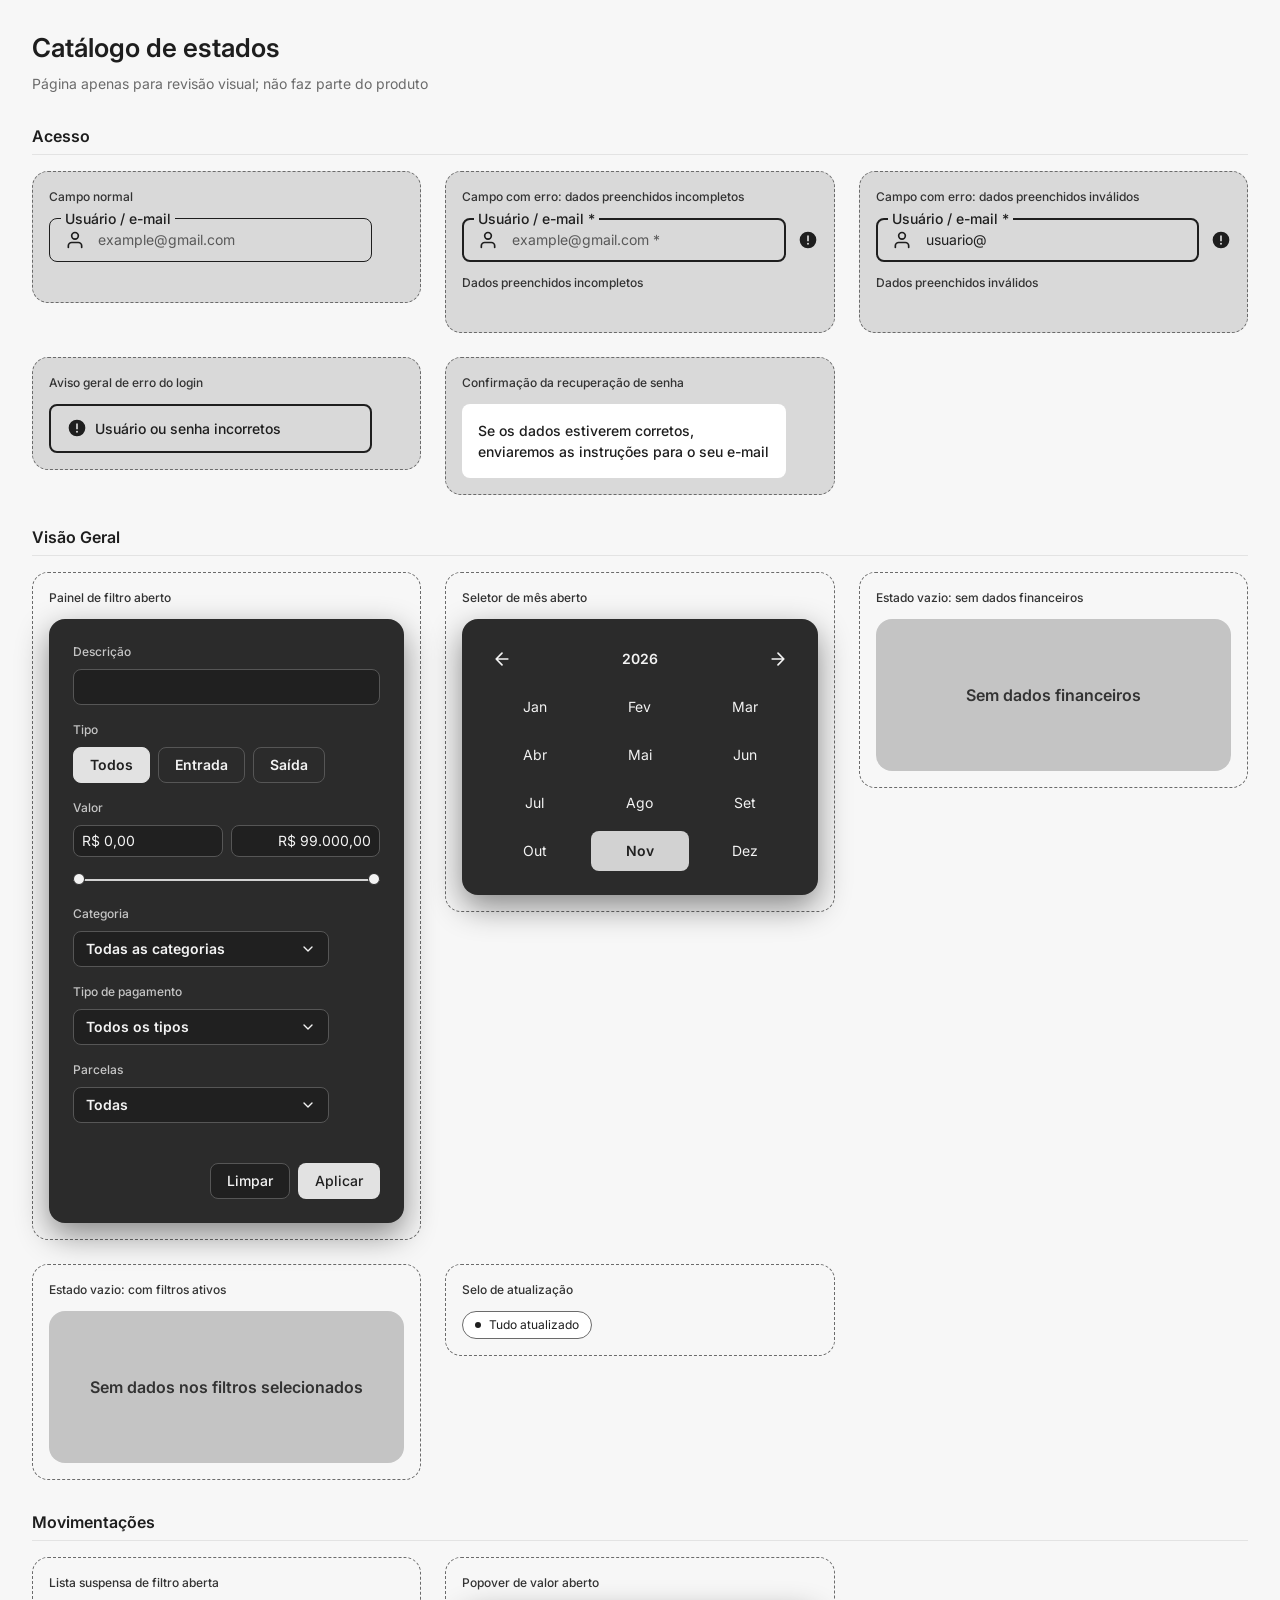
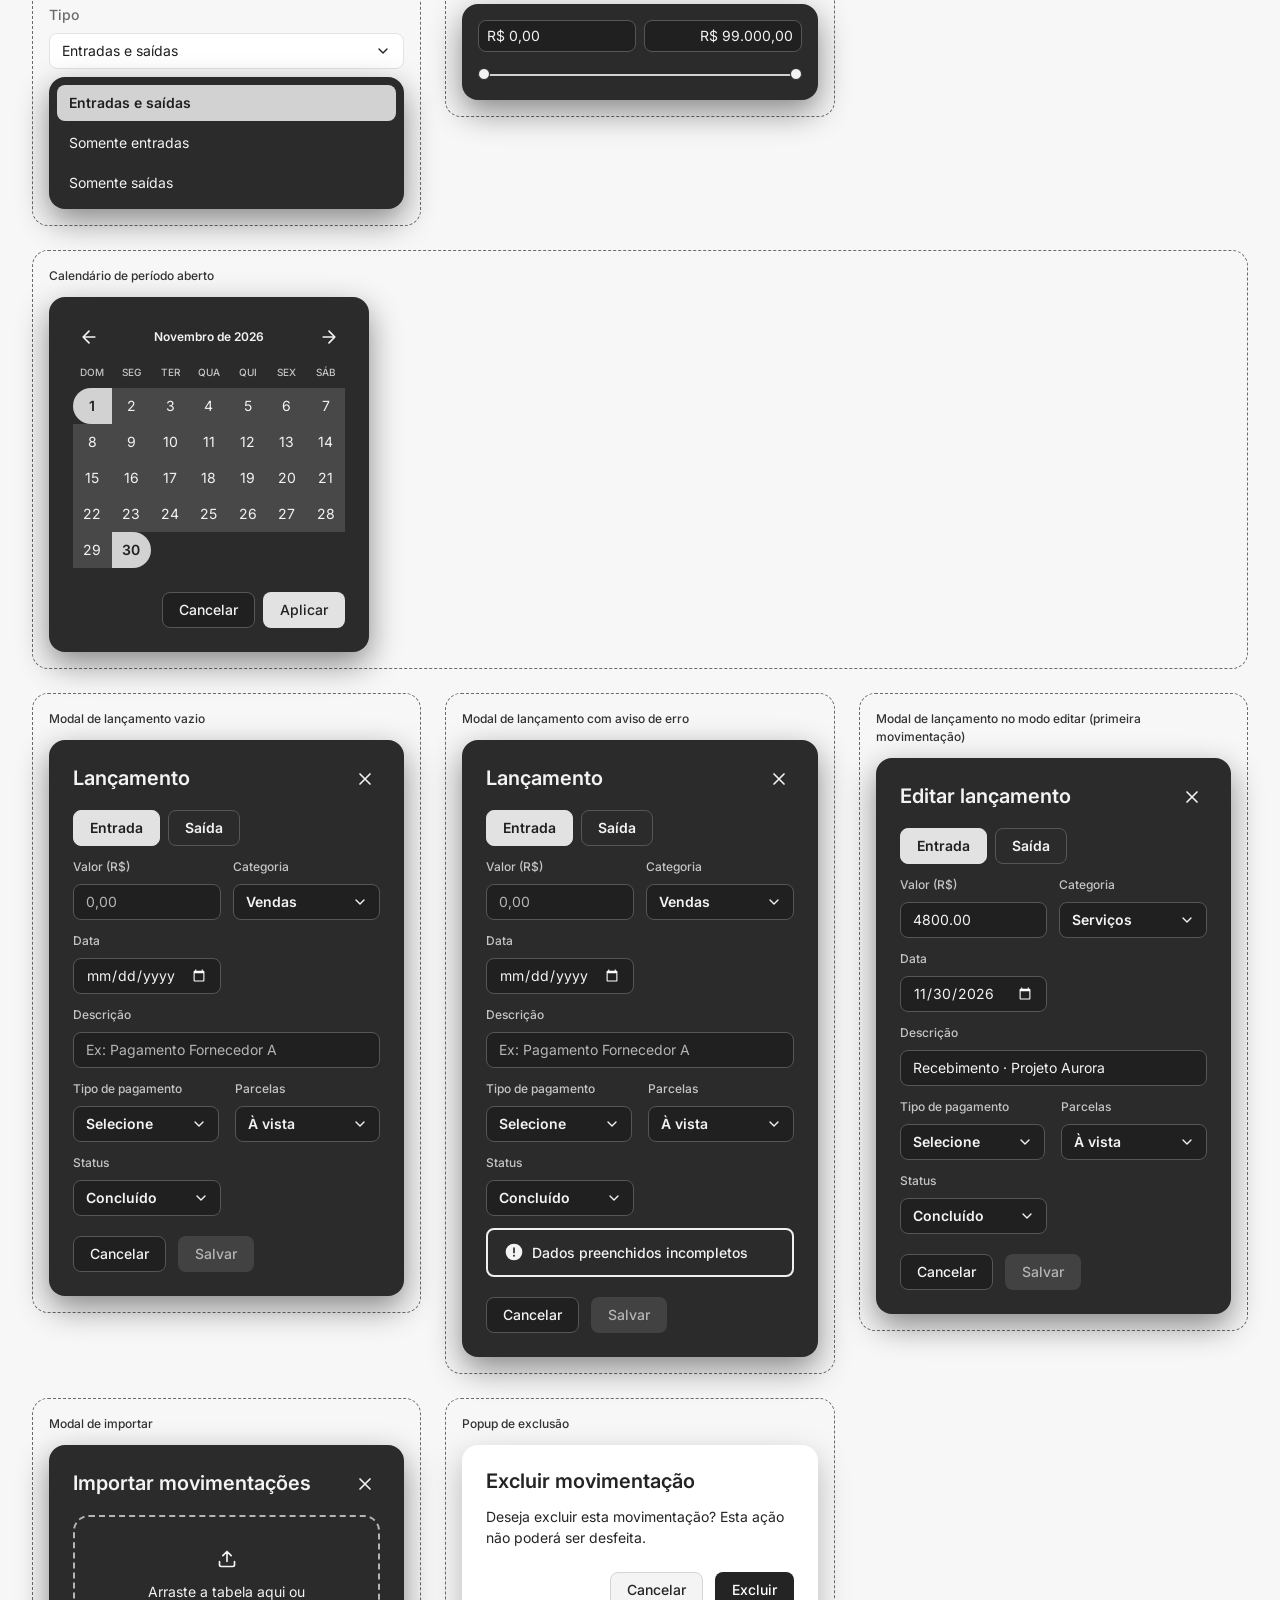
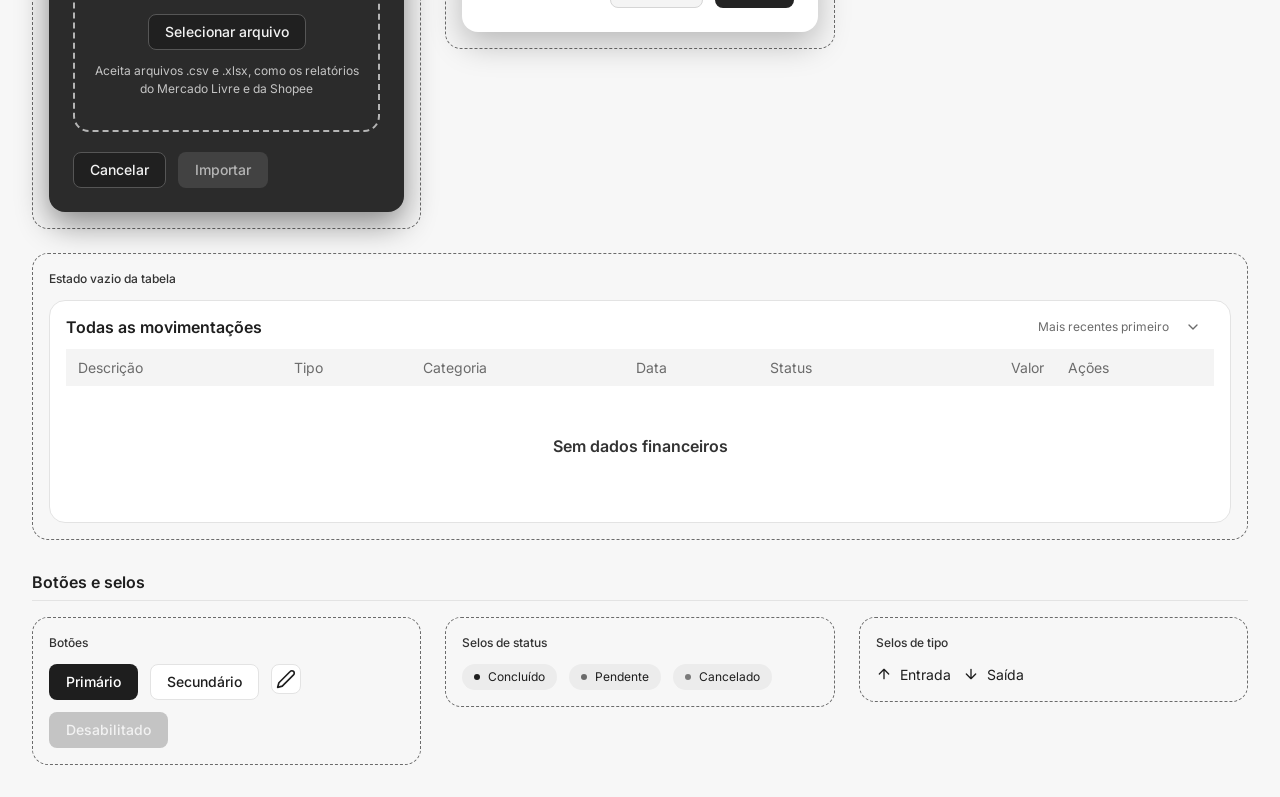
<file: estados.html>
<!DOCTYPE html>
<!--
  Arquivo: estados.html
  Função: Catálogo de estados: todos os estados escondidos do sistema mostrados abertos, para revisão visual.
  Usado por: Equipe de interface e revisores; não é ligada por nenhuma outra página.
-->
<html lang="pt-BR">
  <head>
    <meta charset="utf-8">
    <meta name="viewport" content="width=device-width, initial-scale=1">
    <title>Catálogo de estados · TEXPAND</title>
    <script src="js/tema.js"></script>
    <!-- Fonte Inter pelo Google Fonts: única dependência externa do projeto. -->
    <link rel="preconnect" href="https://fonts.googleapis.com">
    <link rel="preconnect" href="https://fonts.gstatic.com" crossorigin>
    <link rel="stylesheet" href="https://fonts.googleapis.com/css2?family=Inter:wght@300;400;500;600;700;800&amp;display=swap">
    <link rel="stylesheet" href="css/principal.css">
  </head>
  <body class="pagina-estados">
    <!-- ===== [SPRITE DE ÍCONES] =====
         Cópia de assets/icones/icones.svg embutida na página: os <use href="#icone-nome"> funcionam em qualquer servidor e até abrindo o arquivo direto.
         Para mudar ou criar um ícone, edite o <symbol> em assets/icones/icones.svg e copie-o para este bloco em todas as páginas. -->
    <svg class="sprite-icones" xmlns="http://www.w3.org/2000/svg" aria-hidden="true" focusable="false">
      <!-- ===== [MARCA E MENU LATERAL] ===== -->
      <symbol id="icone-carteira" viewBox="0 0 24 24">
        <path d="M3 8a3 3 0 0 1 3-3h12a3 3 0 0 1 3 3v9a3 3 0 0 1-3 3H6a3 3 0 0 1-3-3z" />
        <path d="M16 12h5v4h-5a2 2 0 0 1 0-4z" />
      </symbol>
      <symbol id="icone-grade" viewBox="0 0 24 24">
        <rect x="3" y="3" width="7" height="7" rx="2" />
        <rect x="14" y="3" width="7" height="7" rx="2" />
        <rect x="3" y="14" width="7" height="7" rx="2" />
        <rect x="14" y="14" width="7" height="7" rx="2" />
      </symbol>
      <symbol id="icone-setas-opostas" viewBox="0 0 24 24">
        <path d="M4 8h16M16 4l4 4-4 4M20 16H4M8 12l-4 4 4 4" />
      </symbol>
      <symbol id="icone-engrenagem" viewBox="0 0 24 24">
        <circle cx="12" cy="12" r="3" />
        <path d="M19.4 15a1.65 1.65 0 0 0 .33 1.82l.06.06a2 2 0 0 1 0 2.83 2 2 0 0 1-2.83 0l-.06-.06a1.65 1.65 0 0 0-1.82-.33 1.65 1.65 0 0 0-1 1.51V21a2 2 0 0 1-2 2 2 2 0 0 1-2-2v-.09A1.65 1.65 0 0 0 9 19.4a1.65 1.65 0 0 0-1.82.33l-.06.06a2 2 0 0 1-2.83 0 2 2 0 0 1 0-2.83l.06-.06a1.65 1.65 0 0 0 .33-1.82 1.65 1.65 0 0 0-1.51-1H3a2 2 0 0 1-2-2 2 2 0 0 1 2-2h.09A1.65 1.65 0 0 0 4.6 9a1.65 1.65 0 0 0-.33-1.82l-.06-.06a2 2 0 0 1 0-2.83 2 2 0 0 1 2.83 0l.06.06a1.65 1.65 0 0 0 1.82.33H9a1.65 1.65 0 0 0 1-1.51V3a2 2 0 0 1 2-2 2 2 0 0 1 2 2v.09a1.65 1.65 0 0 0 1 1.51 1.65 1.65 0 0 0 1.82-.33l.06-.06a2 2 0 0 1 2.83 0 2 2 0 0 1 0 2.83l-.06.06a1.65 1.65 0 0 0-.33 1.82V9a1.65 1.65 0 0 0 1.51 1H21a2 2 0 0 1 2 2 2 2 0 0 1-2 2h-.09a1.65 1.65 0 0 0-1.51 1z" />
      </symbol>
      <symbol id="icone-sino" viewBox="0 0 24 24">
        <path d="M18 8A6 6 0 0 0 6 8c0 7-3 9-3 9h18s-3-2-3-9M13.73 21a2 2 0 0 1-3.46 0" />
      </symbol>
      <symbol id="icone-pessoa" viewBox="0 0 24 24">
        <path d="M20 21v-2a4 4 0 0 0-4-4H8a4 4 0 0 0-4 4v2" />
        <circle cx="12" cy="7" r="4" />
      </symbol>
      <symbol id="icone-pessoa-troca" viewBox="0 0 24 24">
        <circle cx="9" cy="7" r="4" />
        <path d="M2 21v-2a4 4 0 0 1 4-4h4" />
        <path d="M15 12h7M19 9l3 3-3 3M22 19h-7M18 16l-3 3 3 3" />
      </symbol>
      <symbol id="icone-ajuda" viewBox="0 0 24 24">
        <circle cx="12" cy="12" r="10" />
        <path d="M9.09 9a3 3 0 0 1 5.83 1c0 2-3 3-3 3M12 17h.01" />
      </symbol>

      <!-- ===== [AÇÕES E FILTROS] ===== -->
      <symbol id="icone-funil" viewBox="0 0 24 24">
        <path d="M3 6h18M6 12h12M10 18h4" />
      </symbol>
      <symbol id="icone-calendario" viewBox="0 0 24 24">
        <rect x="3" y="4" width="18" height="18" rx="2" />
        <path d="M16 2v4M8 2v4M3 10h18" />
      </symbol>
      <symbol id="icone-download" viewBox="0 0 24 24">
        <path d="M21 15v4a2 2 0 0 1-2 2H5a2 2 0 0 1-2-2v-4M7 10l5 5 5-5M12 15V3" />
      </symbol>
      <symbol id="icone-envio" viewBox="0 0 24 24">
        <path d="M21 15v4a2 2 0 0 1-2 2H5a2 2 0 0 1-2-2v-4M17 8l-5-5-5 5M12 3v12" />
      </symbol>
      <symbol id="icone-mais" viewBox="0 0 24 24">
        <path d="M12 5v14M5 12h14" />
      </symbol>
      <symbol id="icone-lupa" viewBox="0 0 24 24">
        <circle cx="11" cy="11" r="8" />
        <path d="M21 21l-4.35-4.35" />
      </symbol>
      <symbol id="icone-cifrao" viewBox="0 0 24 24">
        <path d="M12 1v22M17 5H9.5a3.5 3.5 0 0 0 0 7h5a3.5 3.5 0 0 1 0 7H6" />
      </symbol>

      <!-- ===== [SETAS] ===== -->
      <symbol id="icone-seta-cima" viewBox="0 0 24 24">
        <path d="M12 19V5M5 12l7-7 7 7" />
      </symbol>
      <symbol id="icone-seta-baixo" viewBox="0 0 24 24">
        <path d="M12 5v14M19 12l-7 7-7-7" />
      </symbol>
      <symbol id="icone-seta-direita" viewBox="0 0 24 24">
        <path d="M5 12h14M12 5l7 7-7 7" />
      </symbol>
      <symbol id="icone-seta-esquerda" viewBox="0 0 24 24">
        <path d="M19 12H5M12 19l-7-7 7-7" />
      </symbol>
      <symbol id="icone-seta-baixo-pequena" viewBox="0 0 24 24">
        <path d="M6 9l6 6 6-6" />
      </symbol>

      <!-- ===== [CAMPOS E FORMULÁRIOS] ===== -->
      <symbol id="icone-cadeado" viewBox="0 0 24 24">
        <rect x="3" y="11" width="18" height="11" rx="2" />
        <path d="M7 11V7a5 5 0 0 1 10 0v4" />
      </symbol>
      <symbol id="icone-olho" viewBox="0 0 24 24">
        <path d="M1 12s4-8 11-8 11 8 11 8-4 8-11 8-11-8-11-8z" />
        <circle cx="12" cy="12" r="3" />
      </symbol>
      <symbol id="icone-olho-fechado" viewBox="0 0 24 24">
        <path d="M17.94 17.94A10.07 10.07 0 0 1 12 20c-7 0-11-8-11-8a18.45 18.45 0 0 1 5.06-5.94M9.9 4.24A9.12 9.12 0 0 1 12 4c7 0 11 8 11 8a18.5 18.5 0 0 1-2.16 3.19m-6.72-1.07a3 3 0 1 1-4.24-4.24M1 1l22 22" />
      </symbol>
      <symbol id="icone-fechar" viewBox="0 0 24 24">
        <path d="M18 6L6 18M6 6l12 12" />
      </symbol>
      <!-- Alerta é preenchido: círculo cheio com o "!" vazado (fill-rule evenodd), então não usa traço. -->
      <symbol id="icone-alerta" viewBox="0 0 24 24">
        <path fill="currentColor" stroke="none" fill-rule="evenodd" d="M12 2a10 10 0 1 0 0 20 10 10 0 0 0 0-20zM11 6.5h2v7h-2zM12 15.3a1.2 1.2 0 1 0 0 2.4 1.2 1.2 0 0 0 0-2.4z" />
      </symbol>

      <!-- ===== [TABELA E OUTROS] ===== -->
      <symbol id="icone-lapis" viewBox="0 0 24 24">
        <path d="M17 3a2.83 2.83 0 1 1 4 4L7.5 20.5 2 22l1.5-5.5L17 3z" />
      </symbol>
      <symbol id="icone-lixeira" viewBox="0 0 24 24">
        <path d="M3 6h18M19 6v14a2 2 0 0 1-2 2H7a2 2 0 0 1-2-2V6m3 0V4a2 2 0 0 1 2-2h4a2 2 0 0 1 2 2v2M10 11v6M14 11v6" />
      </symbol>
      <symbol id="icone-balao" viewBox="0 0 24 24">
        <path d="M21 15a2 2 0 0 1-2 2H7l-4 4V5a2 2 0 0 1 2-2h14a2 2 0 0 1 2 2z" />
      </symbol>
      <symbol id="icone-menu" viewBox="0 0 24 24">
        <path d="M3 12h18M3 6h18M3 18h18" />
      </symbol>
    </svg>
    <!-- ===== [CATÁLOGO DE ESTADOS] =====
         Página só para revisão visual; não faz parte do produto. Mostra abertos os estados que ficam escondidos nas outras páginas. Recarregue para ver tudo de novo depois de fechar uma janela. -->
    <h1>Catálogo de estados</h1>
    <p>Página apenas para revisão visual; não faz parte do produto</p>
    <h2>Acesso</h2>
    <div class="amostras">
      <div class="amostra amostra--acesso">
        <p class="amostra__legenda">Campo normal</p>
        <div class="campo campo--flutuante">
          <label class="campo__rotulo" for="js-estado-usuario-normal">Usuário / e-mail</label>
          <div class="campo__caixa" data-exemplo="example@gmail.com">
            <svg class="icone campo__icone" aria-hidden="true" focusable="false"><use href="#icone-pessoa"></use></svg>
            <input class="campo__entrada" id="js-estado-usuario-normal" name="usuario" type="text" placeholder="example@gmail.com" required>
          </div>
          <svg class="icone campo__alerta" aria-hidden="true" focusable="false"><use href="#icone-alerta"></use></svg>
          <p class="campo__mensagem" role="alert">Dados preenchidos incompletos</p>
        </div>
      </div>
      <div class="amostra amostra--acesso">
        <p class="amostra__legenda">Campo com erro: dados preenchidos incompletos</p>
        <div class="campo campo--flutuante campo--erro">
          <label class="campo__rotulo" for="js-estado-usuario-incompleto">Usuário / e-mail</label>
          <div class="campo__caixa" data-exemplo="example@gmail.com">
            <svg class="icone campo__icone" aria-hidden="true" focusable="false"><use href="#icone-pessoa"></use></svg>
            <input class="campo__entrada" id="js-estado-usuario-incompleto" name="usuario" type="text" placeholder="example@gmail.com" required>
          </div>
          <svg class="icone campo__alerta" aria-hidden="true" focusable="false"><use href="#icone-alerta"></use></svg>
          <p class="campo__mensagem" role="alert">Dados preenchidos incompletos</p>
        </div>
      </div>
      <div class="amostra amostra--acesso">
        <p class="amostra__legenda">Campo com erro: dados preenchidos inválidos</p>
        <div class="campo campo--flutuante campo--erro">
          <label class="campo__rotulo" for="js-estado-usuario-invalido">Usuário / e-mail</label>
          <div class="campo__caixa" data-exemplo="example@gmail.com">
            <svg class="icone campo__icone" aria-hidden="true" focusable="false"><use href="#icone-pessoa"></use></svg>
            <input class="campo__entrada" id="js-estado-usuario-invalido" name="usuario" type="text" placeholder="example@gmail.com" value="usuario@" required>
          </div>
          <svg class="icone campo__alerta" aria-hidden="true" focusable="false"><use href="#icone-alerta"></use></svg>
          <p class="campo__mensagem" role="alert">Dados preenchidos inválidos</p>
        </div>
      </div>
      <div class="amostra amostra--acesso">
        <p class="amostra__legenda">Aviso geral de erro do login</p>
        <p class="aviso-erro" role="alert" data-dado="mensagem-erro">
          <svg class="icone" aria-hidden="true" focusable="false"><use href="#icone-alerta"></use></svg>
          <span>Usuário ou senha incorretos</span>
        </p>
      </div>
      <div class="amostra amostra--acesso">
        <p class="amostra__legenda">Confirmação da recuperação de senha</p>
        <div class="bloco-confirmacao" role="status">
          <p>Se os dados estiverem corretos, enviaremos as instruções para o seu e-mail</p>
        </div>
      </div>
    </div>
    <h2>Visão Geral</h2>
    <div class="amostras">
      <div class="amostra">
        <p class="amostra__legenda">Painel de filtro aberto</p>
        <!-- ===== [PAINEL DE FILTRO] =====
             Critérios para filtrar a Visão Geral (RF04). Abre pelo botão Filtrar. Quem integra: equipe de JS (filtrar) e de banco (consulta). -->
        <div class="popover popover--filtro" id="js-estado-popover-filtro">
          <form class="popover__formulario" data-js="formulario-filtro" action="#" novalidate>
            <div class="campo campo--janela">
              <label class="campo__rotulo" for="js-estado-filtro-descricao">Descrição</label>
              <input class="campo__entrada" id="js-estado-filtro-descricao" name="descricao" type="text">
            </div>
            <div class="campo campo--janela">
              <span class="campo__rotulo" id="titulo-estado-filtro-tipo">Tipo</span>
              <div class="alternador-tipo" role="group" aria-labelledby="titulo-estado-filtro-tipo">
                <button type="button" data-js="tipo-lancamento" data-valor="todos" aria-pressed="true">Todos</button>
                <button type="button" data-js="tipo-lancamento" data-valor="entrada" aria-pressed="false">Entrada</button>
                <button type="button" data-js="tipo-lancamento" data-valor="saida" aria-pressed="false">Saída</button>
              </div>
            </div>
            <div class="campo campo--janela">
              <span class="campo__rotulo">Valor</span>
              <div class="controle-valor" data-js="controle-valor">
                <div class="controle-valor__campos">
                  <label class="texto-oculto" for="js-filtro-estado-valor-minimo">Valor mínimo</label>
                  <input class="campo__entrada" id="js-filtro-estado-valor-minimo" name="valor_minimo" type="text" inputmode="decimal" value="R$ 0,00">
                  <label class="texto-oculto" for="js-filtro-estado-valor-maximo">Valor máximo</label>
                  <input class="campo__entrada" id="js-filtro-estado-valor-maximo" name="valor_maximo" type="text" inputmode="decimal" value="R$ 99.000,00">
                </div>
                <!-- [INTEGRAÇÃO-JS] Sincronizar os campos de texto com a faixa. As duas pontas não têm name: servem só de controle visual. -->
                <div class="controle-valor__faixa">
                  <input type="range" id="js-filtro-estado-faixa-minimo" min="0" max="99000" step="100" value="0" aria-label="Valor mínimo (faixa)">
                  <input type="range" id="js-filtro-estado-faixa-maximo" min="0" max="99000" step="100" value="99000" aria-label="Valor máximo (faixa)">
                </div>
              </div>
            </div>
            <div class="campo campo--janela">
              <span class="campo__rotulo" id="rotulo-estado-filtro-categoria">Categoria</span>
              <div class="lista-suspensa">
                <!-- [INTEGRAÇÃO-JS] O campo escondido guarda o valor escolhido e é ele que vai no formulário. -->
                <input type="hidden" id="js-estado-filtro-categoria" name="categoria" value="Todas as categorias">
                <button class="lista-suspensa__botao" type="button" id="js-botao-estado-filtro-categoria" data-js="alternar" data-alvo="js-popover-estado-filtro-categoria" aria-haspopup="listbox" aria-expanded="false" aria-controls="js-popover-estado-filtro-categoria" aria-labelledby="rotulo-estado-filtro-categoria resumo-estado-filtro-categoria">
                  <span id="resumo-estado-filtro-categoria" data-dado="resumo-estado-filtro-categoria">Todas as categorias</span>
                  <svg class="icone lista-suspensa__seta" aria-hidden="true" focusable="false"><use href="#icone-seta-baixo-pequena"></use></svg>
                </button>
                <div class="popover popover--lista" id="js-popover-estado-filtro-categoria" data-js="lista-opcoes" data-campo="js-estado-filtro-categoria" data-resumo="resumo-estado-filtro-categoria" hidden>
                  <ul class="lista-opcoes" role="listbox" aria-labelledby="rotulo-estado-filtro-categoria">
                    <li class="lista-opcoes__item lista-opcoes__item--ativo" role="option" tabindex="-1" data-valor="Todas as categorias" aria-selected="true">Todas as categorias</li>
                    <li class="lista-opcoes__item" role="option" tabindex="-1" data-valor="Vendas" aria-selected="false">Vendas</li>
                    <li class="lista-opcoes__item" role="option" tabindex="-1" data-valor="Serviços" aria-selected="false">Serviços</li>
                    <li class="lista-opcoes__item" role="option" tabindex="-1" data-valor="Entrega" aria-selected="false">Entrega</li>
                    <li class="lista-opcoes__item" role="option" tabindex="-1" data-valor="Transporte" aria-selected="false">Transporte</li>
                    <li class="lista-opcoes__item" role="option" tabindex="-1" data-valor="Outros" aria-selected="false">Outros</li>
                  </ul>
                </div>
              </div>
            </div>
            <!-- [A-CONFIRMAR] Opções de tipo de pagamento e de parcelas (RF09 e RF10). -->
            <div class="campo campo--janela">
              <span class="campo__rotulo" id="rotulo-estado-filtro-pagamento">Tipo de pagamento</span>
              <div class="lista-suspensa">
                <!-- [INTEGRAÇÃO-JS] O campo escondido guarda o valor escolhido e é ele que vai no formulário. -->
                <input type="hidden" id="js-estado-filtro-pagamento" name="tipo_pagamento" value="Todos os tipos">
                <button class="lista-suspensa__botao" type="button" id="js-botao-estado-filtro-pagamento" data-js="alternar" data-alvo="js-popover-estado-filtro-pagamento" aria-haspopup="listbox" aria-expanded="false" aria-controls="js-popover-estado-filtro-pagamento" aria-labelledby="rotulo-estado-filtro-pagamento resumo-estado-filtro-pagamento">
                  <span id="resumo-estado-filtro-pagamento" data-dado="resumo-estado-filtro-pagamento">Todos os tipos</span>
                  <svg class="icone lista-suspensa__seta" aria-hidden="true" focusable="false"><use href="#icone-seta-baixo-pequena"></use></svg>
                </button>
                <div class="popover popover--lista" id="js-popover-estado-filtro-pagamento" data-js="lista-opcoes" data-campo="js-estado-filtro-pagamento" data-resumo="resumo-estado-filtro-pagamento" hidden>
                  <ul class="lista-opcoes" role="listbox" aria-labelledby="rotulo-estado-filtro-pagamento">
                    <li class="lista-opcoes__item lista-opcoes__item--ativo" role="option" tabindex="-1" data-valor="Todos os tipos" aria-selected="true">Todos os tipos</li>
                    <li class="lista-opcoes__item" role="option" tabindex="-1" data-valor="Dinheiro" aria-selected="false">Dinheiro</li>
                    <li class="lista-opcoes__item" role="option" tabindex="-1" data-valor="Pix" aria-selected="false">Pix</li>
                    <li class="lista-opcoes__item" role="option" tabindex="-1" data-valor="Cartão de crédito" aria-selected="false">Cartão de crédito</li>
                    <li class="lista-opcoes__item" role="option" tabindex="-1" data-valor="Cartão de débito" aria-selected="false">Cartão de débito</li>
                    <li class="lista-opcoes__item" role="option" tabindex="-1" data-valor="Boleto" aria-selected="false">Boleto</li>
                    <li class="lista-opcoes__item" role="option" tabindex="-1" data-valor="Transferência" aria-selected="false">Transferência</li>
                  </ul>
                </div>
              </div>
            </div>
            <div class="campo campo--janela">
              <span class="campo__rotulo" id="rotulo-estado-filtro-parcelas">Parcelas</span>
              <div class="lista-suspensa">
                <!-- [INTEGRAÇÃO-JS] O campo escondido guarda o valor escolhido e é ele que vai no formulário. -->
                <input type="hidden" id="js-estado-filtro-parcelas" name="parcelas" value="Todas">
                <button class="lista-suspensa__botao" type="button" id="js-botao-estado-filtro-parcelas" data-js="alternar" data-alvo="js-popover-estado-filtro-parcelas" aria-haspopup="listbox" aria-expanded="false" aria-controls="js-popover-estado-filtro-parcelas" aria-labelledby="rotulo-estado-filtro-parcelas resumo-estado-filtro-parcelas">
                  <span id="resumo-estado-filtro-parcelas" data-dado="resumo-estado-filtro-parcelas">Todas</span>
                  <svg class="icone lista-suspensa__seta" aria-hidden="true" focusable="false"><use href="#icone-seta-baixo-pequena"></use></svg>
                </button>
                <div class="popover popover--lista" id="js-popover-estado-filtro-parcelas" data-js="lista-opcoes" data-campo="js-estado-filtro-parcelas" data-resumo="resumo-estado-filtro-parcelas" hidden>
                  <ul class="lista-opcoes" role="listbox" aria-labelledby="rotulo-estado-filtro-parcelas">
                    <li class="lista-opcoes__item lista-opcoes__item--ativo" role="option" tabindex="-1" data-valor="Todas" aria-selected="true">Todas</li>
                    <li class="lista-opcoes__item" role="option" tabindex="-1" data-valor="À vista" aria-selected="false">À vista</li>
                    <li class="lista-opcoes__item" role="option" tabindex="-1" data-valor="2x" aria-selected="false">2x</li>
                    <li class="lista-opcoes__item" role="option" tabindex="-1" data-valor="3x" aria-selected="false">3x</li>
                    <li class="lista-opcoes__item" role="option" tabindex="-1" data-valor="4x" aria-selected="false">4x</li>
                    <li class="lista-opcoes__item" role="option" tabindex="-1" data-valor="5x" aria-selected="false">5x</li>
                    <li class="lista-opcoes__item" role="option" tabindex="-1" data-valor="6x" aria-selected="false">6x</li>
                    <li class="lista-opcoes__item" role="option" tabindex="-1" data-valor="7x" aria-selected="false">7x</li>
                    <li class="lista-opcoes__item" role="option" tabindex="-1" data-valor="8x" aria-selected="false">8x</li>
                    <li class="lista-opcoes__item" role="option" tabindex="-1" data-valor="9x" aria-selected="false">9x</li>
                    <li class="lista-opcoes__item" role="option" tabindex="-1" data-valor="10x" aria-selected="false">10x</li>
                    <li class="lista-opcoes__item" role="option" tabindex="-1" data-valor="11x" aria-selected="false">11x</li>
                    <li class="lista-opcoes__item" role="option" tabindex="-1" data-valor="12x" aria-selected="false">12x</li>
                  </ul>
                </div>
              </div>
            </div>
            <!-- [INTEGRAÇÃO-JS] Aplicar os critérios aos cartões e gráficos; Limpar restaura o padrão. -->
            <div class="popover__rodape">
              <button class="botao botao--secundario" type="reset">Limpar</button>
              <button class="botao botao--primario" type="submit">Aplicar</button>
            </div>
          </form>
        </div>
      </div>
      <div class="amostra">
        <p class="amostra__legenda">Seletor de mês aberto</p>
        <!-- ===== [SELETOR DE MÊS] =====
             Escolha de mês e ano da Visão Geral. Abre pelo seletor "Novembro de 2026". Escolher um mês aplica direto, sem rodapé. Quem integra: equipe de JS. -->
        <div class="popover popover--mes" id="js-estado-popover-mes">
          <div class="grade-meses">
            <div class="grade-meses__cabecalho">
              <button class="calendario__navegar" type="button" aria-label="Ano anterior">
                <svg class="icone" aria-hidden="true" focusable="false"><use href="#icone-seta-esquerda"></use></svg>
              </button>
              <span>2026</span>
              <button class="calendario__navegar" type="button" aria-label="Próximo ano">
                <svg class="icone" aria-hidden="true" focusable="false"><use href="#icone-seta-direita"></use></svg>
              </button>
            </div>
            <ul class="grade-meses__lista">
              <li>
                <button class="grade-meses__mes" type="button" data-mes="1" aria-pressed="false">Jan</button>
              </li>
              <li>
                <button class="grade-meses__mes" type="button" data-mes="2" aria-pressed="false">Fev</button>
              </li>
              <li>
                <button class="grade-meses__mes" type="button" data-mes="3" aria-pressed="false">Mar</button>
              </li>
              <li>
                <button class="grade-meses__mes" type="button" data-mes="4" aria-pressed="false">Abr</button>
              </li>
              <li>
                <button class="grade-meses__mes" type="button" data-mes="5" aria-pressed="false">Mai</button>
              </li>
              <li>
                <button class="grade-meses__mes" type="button" data-mes="6" aria-pressed="false">Jun</button>
              </li>
              <li>
                <button class="grade-meses__mes" type="button" data-mes="7" aria-pressed="false">Jul</button>
              </li>
              <li>
                <button class="grade-meses__mes" type="button" data-mes="8" aria-pressed="false">Ago</button>
              </li>
              <li>
                <button class="grade-meses__mes" type="button" data-mes="9" aria-pressed="false">Set</button>
              </li>
              <li>
                <button class="grade-meses__mes" type="button" data-mes="10" aria-pressed="false">Out</button>
              </li>
              <li>
                <button class="grade-meses__mes" type="button" data-mes="11" aria-pressed="true">Nov</button>
              </li>
              <li>
                <button class="grade-meses__mes" type="button" data-mes="12" aria-pressed="false">Dez</button>
              </li>
            </ul>
          </div>
        </div>
      </div>
      <div class="amostra">
        <p class="amostra__legenda">Estado vazio: sem dados financeiros</p>
        <div class="painel-grafico">
          <div class="estado-vazio" data-dado="mensagem-vazia">
            <p class="estado-vazio__titulo">Sem dados financeiros</p>
          </div>
        </div>
      </div>
      <div class="amostra">
        <p class="amostra__legenda">Estado vazio: com filtros ativos</p>
        <div class="painel-grafico">
          <div class="estado-vazio" data-dado="mensagem-vazia">
            <p class="estado-vazio__titulo">Sem dados nos filtros selecionados</p>
          </div>
        </div>
      </div>
      <div class="amostra">
        <p class="amostra__legenda">Selo de atualização</p>
        <div class="amostra__conjunto">
          <p class="selo-atualizacao" role="status">Tudo atualizado</p>
        </div>
      </div>
    </div>
    <h2>Movimentações</h2>
    <div class="amostras">
      <div class="amostra">
        <p class="amostra__legenda">Lista suspensa de filtro aberta</p>
        <!-- ===== [LISTA SUSPENSA DE FILTRO] =====
             Substitui o select nativo (Tipo, Categoria, Status, Pagamento, Parcelas e Ordenação). Abre pelo botão; js/lista-opcoes.js troca o texto do botão e o valor do campo escondido. -->
        <div class="campo">
          <span class="campo__rotulo" id="rotulo-estado-lista">Tipo</span>
          <div class="lista-suspensa lista-suspensa--aberta">
            <input type="hidden" id="js-estado-lista-tipo" name="tipo" value="todos">
            <button class="lista-suspensa__botao" type="button" id="js-botao-estado-lista" data-js="alternar" data-alvo="js-popover-estado-lista" aria-haspopup="listbox" aria-expanded="true" aria-controls="js-popover-estado-lista" aria-labelledby="rotulo-estado-lista resumo-estado-lista">
              <span id="resumo-estado-lista" data-dado="resumo-estado-lista">Entradas e saídas</span>
              <svg class="icone lista-suspensa__seta" aria-hidden="true" focusable="false"><use href="#icone-seta-baixo-pequena"></use></svg>
            </button>
            <div class="popover popover--lista" id="js-popover-estado-lista" data-js="lista-opcoes" data-campo="js-estado-lista-tipo" data-resumo="resumo-estado-lista">
              <ul class="lista-opcoes" role="listbox" aria-labelledby="rotulo-estado-lista">
                <li class="lista-opcoes__item lista-opcoes__item--ativo" role="option" tabindex="-1" data-valor="todos" aria-selected="true">Entradas e saídas</li>
                <li class="lista-opcoes__item" role="option" tabindex="-1" data-valor="entrada" aria-selected="false">Somente entradas</li>
                <li class="lista-opcoes__item" role="option" tabindex="-1" data-valor="saida" aria-selected="false">Somente saídas</li>
              </ul>
            </div>
          </div>
        </div>
      </div>
      <div class="amostra">
        <p class="amostra__legenda">Popover de valor aberto</p>
        <!-- ===== [POPOVER DE VALOR] =====
             Faixa de valor mínimo e máximo. Abre pelo botão VALOR dos filtros. Quem integra: equipe de JS. -->
        <div class="popover popover--valor" id="js-estado-popover-valor">
          <div class="controle-valor" data-js="controle-valor">
            <div class="controle-valor__campos">
              <label class="texto-oculto" for="js-estado-valor-minimo">Valor mínimo</label>
              <input class="campo__entrada" id="js-estado-valor-minimo" name="valor_minimo" type="text" inputmode="decimal" value="R$ 0,00">
              <label class="texto-oculto" for="js-estado-valor-maximo">Valor máximo</label>
              <input class="campo__entrada" id="js-estado-valor-maximo" name="valor_maximo" type="text" inputmode="decimal" value="R$ 99.000,00">
            </div>
            <!-- [INTEGRAÇÃO-JS] Sincronizar os campos de texto com a faixa. As duas pontas não têm name: servem só de controle visual. -->
            <div class="controle-valor__faixa">
              <input type="range" id="js-estado-faixa-minimo" min="0" max="99000" step="100" value="0" aria-label="Valor mínimo (faixa)">
              <input type="range" id="js-estado-faixa-maximo" min="0" max="99000" step="100" value="99000" aria-label="Valor máximo (faixa)">
            </div>
          </div>
        </div>
      </div>
      <div class="amostra amostra--larga">
        <p class="amostra__legenda">Calendário de período aberto</p>
        <!-- ===== [POPOVER DE PERÍODO] =====
             Calendário de um mês para escolher o intervalo de datas. Abre pelo botão PERÍODO dos filtros. Quem integra: equipe de JS. -->
        <!-- [INTEGRAÇÃO-JS] Marcar início, fim e intervalo (calendario__dia--inicio, --fim, --intervalo), trocar de mês e aplicar. Novembro começa no domingo. -->
        <div class="popover popover--calendario" id="js-estado-popover-periodo">
          <div class="calendario" role="group" aria-label="Novembro de 2026">
            <div class="calendario__mes">
              <button class="calendario__navegar" type="button" aria-label="Mês anterior">
                <svg class="icone" aria-hidden="true" focusable="false"><use href="#icone-seta-esquerda"></use></svg>
              </button>
              <span>Novembro de 2026</span>
              <button class="calendario__navegar" type="button" aria-label="Próximo mês">
                <svg class="icone" aria-hidden="true" focusable="false"><use href="#icone-seta-direita"></use></svg>
              </button>
            </div>
            <div class="calendario__grade">
              <span class="calendario__semana">DOM</span>
              <span class="calendario__semana">SEG</span>
              <span class="calendario__semana">TER</span>
              <span class="calendario__semana">QUA</span>
              <span class="calendario__semana">QUI</span>
              <span class="calendario__semana">SEX</span>
              <span class="calendario__semana">SÁB</span>
              <button class="calendario__dia calendario__dia--inicio" type="button" data-dia="2026-11-01" aria-pressed="true" aria-label="1 de novembro de 2026">1</button>
              <button class="calendario__dia calendario__dia--intervalo" type="button" data-dia="2026-11-02" aria-label="2 de novembro de 2026">2</button>
              <button class="calendario__dia calendario__dia--intervalo" type="button" data-dia="2026-11-03" aria-label="3 de novembro de 2026">3</button>
              <button class="calendario__dia calendario__dia--intervalo" type="button" data-dia="2026-11-04" aria-label="4 de novembro de 2026">4</button>
              <button class="calendario__dia calendario__dia--intervalo" type="button" data-dia="2026-11-05" aria-label="5 de novembro de 2026">5</button>
              <button class="calendario__dia calendario__dia--intervalo" type="button" data-dia="2026-11-06" aria-label="6 de novembro de 2026">6</button>
              <button class="calendario__dia calendario__dia--intervalo" type="button" data-dia="2026-11-07" aria-label="7 de novembro de 2026">7</button>
              <button class="calendario__dia calendario__dia--intervalo" type="button" data-dia="2026-11-08" aria-label="8 de novembro de 2026">8</button>
              <button class="calendario__dia calendario__dia--intervalo" type="button" data-dia="2026-11-09" aria-label="9 de novembro de 2026">9</button>
              <button class="calendario__dia calendario__dia--intervalo" type="button" data-dia="2026-11-10" aria-label="10 de novembro de 2026">10</button>
              <button class="calendario__dia calendario__dia--intervalo" type="button" data-dia="2026-11-11" aria-label="11 de novembro de 2026">11</button>
              <button class="calendario__dia calendario__dia--intervalo" type="button" data-dia="2026-11-12" aria-label="12 de novembro de 2026">12</button>
              <button class="calendario__dia calendario__dia--intervalo" type="button" data-dia="2026-11-13" aria-label="13 de novembro de 2026">13</button>
              <button class="calendario__dia calendario__dia--intervalo" type="button" data-dia="2026-11-14" aria-label="14 de novembro de 2026">14</button>
              <button class="calendario__dia calendario__dia--intervalo" type="button" data-dia="2026-11-15" aria-label="15 de novembro de 2026">15</button>
              <button class="calendario__dia calendario__dia--intervalo" type="button" data-dia="2026-11-16" aria-label="16 de novembro de 2026">16</button>
              <button class="calendario__dia calendario__dia--intervalo" type="button" data-dia="2026-11-17" aria-label="17 de novembro de 2026">17</button>
              <button class="calendario__dia calendario__dia--intervalo" type="button" data-dia="2026-11-18" aria-label="18 de novembro de 2026">18</button>
              <button class="calendario__dia calendario__dia--intervalo" type="button" data-dia="2026-11-19" aria-label="19 de novembro de 2026">19</button>
              <button class="calendario__dia calendario__dia--intervalo" type="button" data-dia="2026-11-20" aria-label="20 de novembro de 2026">20</button>
              <button class="calendario__dia calendario__dia--intervalo" type="button" data-dia="2026-11-21" aria-label="21 de novembro de 2026">21</button>
              <button class="calendario__dia calendario__dia--intervalo" type="button" data-dia="2026-11-22" aria-label="22 de novembro de 2026">22</button>
              <button class="calendario__dia calendario__dia--intervalo" type="button" data-dia="2026-11-23" aria-label="23 de novembro de 2026">23</button>
              <button class="calendario__dia calendario__dia--intervalo" type="button" data-dia="2026-11-24" aria-label="24 de novembro de 2026">24</button>
              <button class="calendario__dia calendario__dia--intervalo" type="button" data-dia="2026-11-25" aria-label="25 de novembro de 2026">25</button>
              <button class="calendario__dia calendario__dia--intervalo" type="button" data-dia="2026-11-26" aria-label="26 de novembro de 2026">26</button>
              <button class="calendario__dia calendario__dia--intervalo" type="button" data-dia="2026-11-27" aria-label="27 de novembro de 2026">27</button>
              <button class="calendario__dia calendario__dia--intervalo" type="button" data-dia="2026-11-28" aria-label="28 de novembro de 2026">28</button>
              <button class="calendario__dia calendario__dia--intervalo" type="button" data-dia="2026-11-29" aria-label="29 de novembro de 2026">29</button>
              <button class="calendario__dia calendario__dia--fim" type="button" data-dia="2026-11-30" aria-pressed="true" aria-label="30 de novembro de 2026">30</button>
            </div>
          </div>
          <div class="popover__rodape">
            <button class="botao botao--secundario" type="button" data-js="fechar">Cancelar</button>
            <button class="botao botao--primario" type="button" data-js="aplicar-periodo">Aplicar</button>
          </div>
        </div>
      </div>
      <div class="amostra">
        <p class="amostra__legenda">Modal de lançamento vazio</p>
        <!-- ===== [MODAL DE LANÇAMENTO] =====
             Cadastro e edição de movimentação (UC01). Abre por Fazer lançamento ou pelo lápis da tabela. Quem integra: equipe de JS (validação) e de banco (gravação). -->
        <!-- [INTEGRAÇÃO-JS] Habilitar o Salvar quando o formulário for válido (RN02 e RN03) e mostrar o aviso de erro. -->
        <dialog class="modal" id="js-estado-vazio-modal-lancamento" aria-labelledby="titulo-estado-vazio-lancamento" open>
          <div class="modal__conteudo">
            <header class="modal__cabecalho">
              <h2 id="titulo-estado-vazio-lancamento" data-titulo-editar="Editar lançamento">Lançamento</h2>
              <button class="botao botao--icone" type="button" data-js="fechar" aria-label="Fechar">
                <svg class="icone" aria-hidden="true" focusable="false"><use href="#icone-fechar"></use></svg>
              </button>
            </header>
            <form class="modal__corpo" data-js="formulario-lancamento" action="#" novalidate>
              <div class="alternador-tipo" role="group" aria-label="Tipo da movimentação">
                <button type="button" data-js="tipo-lancamento" data-valor="entrada" aria-pressed="true">Entrada</button>
                <button type="button" data-js="tipo-lancamento" data-valor="saida" aria-pressed="false">Saída</button>
              </div>
              <div class="campo campo--janela">
                <label class="campo__rotulo" for="js-estado-vazio-lancamento-valor">Valor (R$)</label>
                <input class="campo__entrada" id="js-estado-vazio-lancamento-valor" name="valor" type="number" min="0.01" step="0.01" inputmode="decimal" placeholder="0,00" required>
              </div>
              <div class="campo campo--janela">
                <label class="campo__rotulo" for="js-estado-vazio-lancamento-categoria">Categoria</label>
                <div class="lista-suspensa">
                  <select class="lista-suspensa__selecao" id="js-estado-vazio-lancamento-categoria" name="categoria">
                    <option value="Vendas" selected>Vendas</option>
                    <option value="Serviços">Serviços</option>
                    <option value="Entrega">Entrega</option>
                    <option value="Transporte">Transporte</option>
                    <option value="Outros">Outros</option>
                  </select>
                  <svg class="icone lista-suspensa__seta" aria-hidden="true" focusable="false"><use href="#icone-seta-baixo-pequena"></use></svg>
                </div>
              </div>
              <div class="campo campo--janela">
                <label class="campo__rotulo" for="js-estado-vazio-lancamento-data">Data</label>
                <input class="campo__entrada" id="js-estado-vazio-lancamento-data" name="data" type="date" required>
              </div>
              <div class="campo campo--janela">
                <label class="campo__rotulo" for="js-estado-vazio-lancamento-descricao">Descrição</label>
                <input class="campo__entrada" id="js-estado-vazio-lancamento-descricao" name="descricao" type="text" placeholder="Ex: Pagamento Fornecedor A" required>
              </div>
              <!-- [A-CONFIRMAR] Tipo de pagamento e parcelas são opcionais (RF09 e RF10); as opções são provisórias. -->
              <div class="modal__linha">
                <div class="campo campo--janela">
                  <label class="campo__rotulo" for="js-estado-vazio-lancamento-pagamento">Tipo de pagamento</label>
                  <div class="lista-suspensa">
                    <select class="lista-suspensa__selecao" id="js-estado-vazio-lancamento-pagamento" name="tipo_pagamento">
                      <option value="" selected>Selecione</option>
                      <option value="Dinheiro">Dinheiro</option>
                      <option value="Pix">Pix</option>
                      <option value="Cartão de crédito">Cartão de crédito</option>
                      <option value="Cartão de débito">Cartão de débito</option>
                      <option value="Boleto">Boleto</option>
                      <option value="Transferência">Transferência</option>
                    </select>
                    <svg class="icone lista-suspensa__seta" aria-hidden="true" focusable="false"><use href="#icone-seta-baixo-pequena"></use></svg>
                  </div>
                </div>
                <div class="campo campo--janela">
                  <label class="campo__rotulo" for="js-estado-vazio-lancamento-parcelas">Parcelas</label>
                  <div class="lista-suspensa">
                    <select class="lista-suspensa__selecao" id="js-estado-vazio-lancamento-parcelas" name="parcelas">
                      <option value="À vista" selected>À vista</option>
                      <option value="2x">2x</option>
                      <option value="3x">3x</option>
                      <option value="4x">4x</option>
                      <option value="5x">5x</option>
                      <option value="6x">6x</option>
                      <option value="7x">7x</option>
                      <option value="8x">8x</option>
                      <option value="9x">9x</option>
                      <option value="10x">10x</option>
                      <option value="11x">11x</option>
                      <option value="12x">12x</option>
                    </select>
                    <svg class="icone lista-suspensa__seta" aria-hidden="true" focusable="false"><use href="#icone-seta-baixo-pequena"></use></svg>
                  </div>
                </div>
              </div>
              <div class="campo campo--janela">
                <label class="campo__rotulo" for="js-estado-vazio-lancamento-status">Status</label>
                <div class="lista-suspensa">
                  <select class="lista-suspensa__selecao" id="js-estado-vazio-lancamento-status" name="status">
                    <option value="Concluído" selected>Concluído</option>
                    <option value="Pendente">Pendente</option>
                    <option value="Cancelado">Cancelado</option>
                  </select>
                  <svg class="icone lista-suspensa__seta" aria-hidden="true" focusable="false"><use href="#icone-seta-baixo-pequena"></use></svg>
                </div>
              </div>
              <p class="aviso-erro" role="alert" data-dado="mensagem-erro" hidden>
                <svg class="icone" aria-hidden="true" focusable="false"><use href="#icone-alerta"></use></svg>
                <span>Dados preenchidos incompletos</span>
              </p>
              <!-- [INTEGRAÇÃO-BD] Salvar grava a movimentação (UC01). O botão nasce desabilitado. -->
              <div class="modal__rodape">
                <button class="botao botao--secundario" type="button" data-js="fechar">Cancelar</button>
                <button class="botao botao--primario" type="submit" disabled>Salvar</button>
              </div>
            </form>
          </div>
        </dialog>
      </div>
      <div class="amostra">
        <p class="amostra__legenda">Modal de lançamento com aviso de erro</p>
        <!-- ===== [MODAL DE LANÇAMENTO] =====
             Cadastro e edição de movimentação (UC01). Abre por Fazer lançamento ou pelo lápis da tabela. Quem integra: equipe de JS (validação) e de banco (gravação). -->
        <!-- [INTEGRAÇÃO-JS] Habilitar o Salvar quando o formulário for válido (RN02 e RN03) e mostrar o aviso de erro. -->
        <dialog class="modal" id="js-estado-erro-modal-lancamento" aria-labelledby="titulo-estado-erro-lancamento" open>
          <div class="modal__conteudo">
            <header class="modal__cabecalho">
              <h2 id="titulo-estado-erro-lancamento" data-titulo-editar="Editar lançamento">Lançamento</h2>
              <button class="botao botao--icone" type="button" data-js="fechar" aria-label="Fechar">
                <svg class="icone" aria-hidden="true" focusable="false"><use href="#icone-fechar"></use></svg>
              </button>
            </header>
            <form class="modal__corpo" data-js="formulario-lancamento" action="#" novalidate>
              <div class="alternador-tipo" role="group" aria-label="Tipo da movimentação">
                <button type="button" data-js="tipo-lancamento" data-valor="entrada" aria-pressed="true">Entrada</button>
                <button type="button" data-js="tipo-lancamento" data-valor="saida" aria-pressed="false">Saída</button>
              </div>
              <div class="campo campo--janela">
                <label class="campo__rotulo" for="js-estado-erro-lancamento-valor">Valor (R$)</label>
                <input class="campo__entrada" id="js-estado-erro-lancamento-valor" name="valor" type="number" min="0.01" step="0.01" inputmode="decimal" placeholder="0,00" required>
              </div>
              <div class="campo campo--janela">
                <label class="campo__rotulo" for="js-estado-erro-lancamento-categoria">Categoria</label>
                <div class="lista-suspensa">
                  <select class="lista-suspensa__selecao" id="js-estado-erro-lancamento-categoria" name="categoria">
                    <option value="Vendas" selected>Vendas</option>
                    <option value="Serviços">Serviços</option>
                    <option value="Entrega">Entrega</option>
                    <option value="Transporte">Transporte</option>
                    <option value="Outros">Outros</option>
                  </select>
                  <svg class="icone lista-suspensa__seta" aria-hidden="true" focusable="false"><use href="#icone-seta-baixo-pequena"></use></svg>
                </div>
              </div>
              <div class="campo campo--janela">
                <label class="campo__rotulo" for="js-estado-erro-lancamento-data">Data</label>
                <input class="campo__entrada" id="js-estado-erro-lancamento-data" name="data" type="date" required>
              </div>
              <div class="campo campo--janela">
                <label class="campo__rotulo" for="js-estado-erro-lancamento-descricao">Descrição</label>
                <input class="campo__entrada" id="js-estado-erro-lancamento-descricao" name="descricao" type="text" placeholder="Ex: Pagamento Fornecedor A" required>
              </div>
              <!-- [A-CONFIRMAR] Tipo de pagamento e parcelas são opcionais (RF09 e RF10); as opções são provisórias. -->
              <div class="modal__linha">
                <div class="campo campo--janela">
                  <label class="campo__rotulo" for="js-estado-erro-lancamento-pagamento">Tipo de pagamento</label>
                  <div class="lista-suspensa">
                    <select class="lista-suspensa__selecao" id="js-estado-erro-lancamento-pagamento" name="tipo_pagamento">
                      <option value="" selected>Selecione</option>
                      <option value="Dinheiro">Dinheiro</option>
                      <option value="Pix">Pix</option>
                      <option value="Cartão de crédito">Cartão de crédito</option>
                      <option value="Cartão de débito">Cartão de débito</option>
                      <option value="Boleto">Boleto</option>
                      <option value="Transferência">Transferência</option>
                    </select>
                    <svg class="icone lista-suspensa__seta" aria-hidden="true" focusable="false"><use href="#icone-seta-baixo-pequena"></use></svg>
                  </div>
                </div>
                <div class="campo campo--janela">
                  <label class="campo__rotulo" for="js-estado-erro-lancamento-parcelas">Parcelas</label>
                  <div class="lista-suspensa">
                    <select class="lista-suspensa__selecao" id="js-estado-erro-lancamento-parcelas" name="parcelas">
                      <option value="À vista" selected>À vista</option>
                      <option value="2x">2x</option>
                      <option value="3x">3x</option>
                      <option value="4x">4x</option>
                      <option value="5x">5x</option>
                      <option value="6x">6x</option>
                      <option value="7x">7x</option>
                      <option value="8x">8x</option>
                      <option value="9x">9x</option>
                      <option value="10x">10x</option>
                      <option value="11x">11x</option>
                      <option value="12x">12x</option>
                    </select>
                    <svg class="icone lista-suspensa__seta" aria-hidden="true" focusable="false"><use href="#icone-seta-baixo-pequena"></use></svg>
                  </div>
                </div>
              </div>
              <div class="campo campo--janela">
                <label class="campo__rotulo" for="js-estado-erro-lancamento-status">Status</label>
                <div class="lista-suspensa">
                  <select class="lista-suspensa__selecao" id="js-estado-erro-lancamento-status" name="status">
                    <option value="Concluído" selected>Concluído</option>
                    <option value="Pendente">Pendente</option>
                    <option value="Cancelado">Cancelado</option>
                  </select>
                  <svg class="icone lista-suspensa__seta" aria-hidden="true" focusable="false"><use href="#icone-seta-baixo-pequena"></use></svg>
                </div>
              </div>
              <p class="aviso-erro" role="alert" data-dado="mensagem-erro">
                <svg class="icone" aria-hidden="true" focusable="false"><use href="#icone-alerta"></use></svg>
                <span>Dados preenchidos incompletos</span>
              </p>
              <!-- [INTEGRAÇÃO-BD] Salvar grava a movimentação (UC01). O botão nasce desabilitado. -->
              <div class="modal__rodape">
                <button class="botao botao--secundario" type="button" data-js="fechar">Cancelar</button>
                <button class="botao botao--primario" type="submit" disabled>Salvar</button>
              </div>
            </form>
          </div>
        </dialog>
      </div>
      <div class="amostra">
        <p class="amostra__legenda">Modal de lançamento no modo editar (primeira movimentação)</p>
        <!-- ===== [MODAL DE LANÇAMENTO] =====
             Cadastro e edição de movimentação (UC01). Abre por Fazer lançamento ou pelo lápis da tabela. Quem integra: equipe de JS (validação) e de banco (gravação). -->
        <!-- [INTEGRAÇÃO-JS] No modo editar, preencher os campos com a movimentação da linha (data-modo="editar"). -->
        <dialog class="modal" id="js-estado-editar-modal-lancamento" aria-labelledby="titulo-estado-editar-lancamento" open>
          <div class="modal__conteudo">
            <header class="modal__cabecalho">
              <h2 id="titulo-estado-editar-lancamento" data-titulo-editar="Editar lançamento">Editar lançamento</h2>
              <button class="botao botao--icone" type="button" data-js="fechar" aria-label="Fechar">
                <svg class="icone" aria-hidden="true" focusable="false"><use href="#icone-fechar"></use></svg>
              </button>
            </header>
            <form class="modal__corpo" data-js="formulario-lancamento" action="#" novalidate>
              <div class="alternador-tipo" role="group" aria-label="Tipo da movimentação">
                <button type="button" data-js="tipo-lancamento" data-valor="entrada" aria-pressed="true">Entrada</button>
                <button type="button" data-js="tipo-lancamento" data-valor="saida" aria-pressed="false">Saída</button>
              </div>
              <div class="campo campo--janela">
                <label class="campo__rotulo" for="js-estado-editar-lancamento-valor">Valor (R$)</label>
                <input class="campo__entrada" id="js-estado-editar-lancamento-valor" name="valor" type="number" min="0.01" step="0.01" inputmode="decimal" placeholder="0,00" required value="4800.00">
              </div>
              <div class="campo campo--janela">
                <label class="campo__rotulo" for="js-estado-editar-lancamento-categoria">Categoria</label>
                <div class="lista-suspensa">
                  <select class="lista-suspensa__selecao" id="js-estado-editar-lancamento-categoria" name="categoria">
                    <option value="Vendas">Vendas</option>
                    <option value="Serviços" selected>Serviços</option>
                    <option value="Entrega">Entrega</option>
                    <option value="Transporte">Transporte</option>
                    <option value="Outros">Outros</option>
                  </select>
                  <svg class="icone lista-suspensa__seta" aria-hidden="true" focusable="false"><use href="#icone-seta-baixo-pequena"></use></svg>
                </div>
              </div>
              <div class="campo campo--janela">
                <label class="campo__rotulo" for="js-estado-editar-lancamento-data">Data</label>
                <input class="campo__entrada" id="js-estado-editar-lancamento-data" name="data" type="date" required value="2026-11-30">
              </div>
              <div class="campo campo--janela">
                <label class="campo__rotulo" for="js-estado-editar-lancamento-descricao">Descrição</label>
                <input class="campo__entrada" id="js-estado-editar-lancamento-descricao" name="descricao" type="text" placeholder="Ex: Pagamento Fornecedor A" required value="Recebimento · Projeto Aurora">
              </div>
              <!-- [A-CONFIRMAR] Tipo de pagamento e parcelas são opcionais (RF09 e RF10); as opções são provisórias. -->
              <div class="modal__linha">
                <div class="campo campo--janela">
                  <label class="campo__rotulo" for="js-estado-editar-lancamento-pagamento">Tipo de pagamento</label>
                  <div class="lista-suspensa">
                    <select class="lista-suspensa__selecao" id="js-estado-editar-lancamento-pagamento" name="tipo_pagamento">
                      <option value="" selected>Selecione</option>
                      <option value="Dinheiro">Dinheiro</option>
                      <option value="Pix">Pix</option>
                      <option value="Cartão de crédito">Cartão de crédito</option>
                      <option value="Cartão de débito">Cartão de débito</option>
                      <option value="Boleto">Boleto</option>
                      <option value="Transferência">Transferência</option>
                    </select>
                    <svg class="icone lista-suspensa__seta" aria-hidden="true" focusable="false"><use href="#icone-seta-baixo-pequena"></use></svg>
                  </div>
                </div>
                <div class="campo campo--janela">
                  <label class="campo__rotulo" for="js-estado-editar-lancamento-parcelas">Parcelas</label>
                  <div class="lista-suspensa">
                    <select class="lista-suspensa__selecao" id="js-estado-editar-lancamento-parcelas" name="parcelas">
                      <option value="À vista" selected>À vista</option>
                      <option value="2x">2x</option>
                      <option value="3x">3x</option>
                      <option value="4x">4x</option>
                      <option value="5x">5x</option>
                      <option value="6x">6x</option>
                      <option value="7x">7x</option>
                      <option value="8x">8x</option>
                      <option value="9x">9x</option>
                      <option value="10x">10x</option>
                      <option value="11x">11x</option>
                      <option value="12x">12x</option>
                    </select>
                    <svg class="icone lista-suspensa__seta" aria-hidden="true" focusable="false"><use href="#icone-seta-baixo-pequena"></use></svg>
                  </div>
                </div>
              </div>
              <div class="campo campo--janela">
                <label class="campo__rotulo" for="js-estado-editar-lancamento-status">Status</label>
                <div class="lista-suspensa">
                  <select class="lista-suspensa__selecao" id="js-estado-editar-lancamento-status" name="status">
                    <option value="Concluído" selected>Concluído</option>
                    <option value="Pendente">Pendente</option>
                    <option value="Cancelado">Cancelado</option>
                  </select>
                  <svg class="icone lista-suspensa__seta" aria-hidden="true" focusable="false"><use href="#icone-seta-baixo-pequena"></use></svg>
                </div>
              </div>
              <p class="aviso-erro" role="alert" data-dado="mensagem-erro" hidden>
                <svg class="icone" aria-hidden="true" focusable="false"><use href="#icone-alerta"></use></svg>
                <span>Dados preenchidos incompletos</span>
              </p>
              <!-- [INTEGRAÇÃO-BD] Salvar grava a movimentação (UC01). O botão nasce desabilitado. -->
              <div class="modal__rodape">
                <button class="botao botao--secundario" type="button" data-js="fechar">Cancelar</button>
                <button class="botao botao--primario" type="submit" disabled>Salvar</button>
              </div>
            </form>
          </div>
        </dialog>
      </div>
      <div class="amostra">
        <p class="amostra__legenda">Modal de importar</p>
        <!-- ===== [MODAL DE IMPORTAR] =====
             Envio de tabela .csv ou .xlsx com movimentações. Abre pelo botão Importar. Quem integra: equipe de JS (leitura do arquivo) e de banco (gravação). -->
        <!-- [A-CONFIRMAR] Nota sobre os relatórios do Mercado Livre e da Shopee. -->
        <dialog class="modal" id="js-estado-modal-importar" aria-labelledby="titulo-estado-importar" open>
          <div class="modal__conteudo">
            <header class="modal__cabecalho">
              <h2 id="titulo-estado-importar">Importar movimentações</h2>
              <button class="botao botao--icone" type="button" data-js="fechar" aria-label="Fechar">
                <svg class="icone" aria-hidden="true" focusable="false"><use href="#icone-fechar"></use></svg>
              </button>
            </header>
            <form class="modal__corpo" data-js="formulario-importar" action="#" novalidate>
              <div class="area-envio">
                <svg class="icone" aria-hidden="true" focusable="false"><use href="#icone-envio"></use></svg>
                <p>Arraste a tabela aqui ou</p>
                <input class="texto-oculto" type="file" id="js-estado-importar-arquivo" name="arquivo" accept=".csv,.xlsx">
                <label class="botao botao--secundario" for="js-estado-importar-arquivo">Selecionar arquivo</label>
                <p>Aceita arquivos .csv e .xlsx, como os relatórios do Mercado Livre e da Shopee</p>
              </div>
              <!-- [INTEGRAÇÃO-JS] Ler o arquivo, validar as colunas e habilitar o Importar. -->
              <!-- [INTEGRAÇÃO-BD] Gravar as movimentações importadas. -->
              <div class="modal__rodape">
                <button class="botao botao--secundario" type="button" data-js="fechar">Cancelar</button>
                <button class="botao botao--primario" type="submit" disabled>Importar</button>
              </div>
            </form>
          </div>
        </dialog>
      </div>
      <div class="amostra">
        <p class="amostra__legenda">Popup de exclusão</p>
        <!-- ===== [POPUP DE EXCLUSÃO] =====
             Confirmação de segurança antes de excluir uma movimentação (UC01). Abre pela lixeira da tabela. Quem integra: equipe de banco. -->
        <!-- [A-CONFIRMAR] Texto do popup de exclusão. -->
        <dialog class="modal modal--confirmacao" id="js-estado-dialogo-exclusao" aria-labelledby="titulo-estado-exclusao" open>
          <div class="modal__conteudo">
            <h2 id="titulo-estado-exclusao">Excluir movimentação</h2>
            <p>Deseja excluir esta movimentação? Esta ação não poderá ser desfeita.</p>
            <!-- [INTEGRAÇÃO-BD] Excluir apaga a movimentação escolhida. -->
            <div class="modal__rodape">
              <button class="botao botao--secundario" type="button" data-js="fechar">Cancelar</button>
              <button class="botao botao--primario" type="button" data-js="confirmar-exclusao">Excluir</button>
            </div>
          </div>
        </dialog>
      </div>
      <div class="amostra amostra--larga">
        <p class="amostra__legenda">Estado vazio da tabela</p>
        <!-- ===== [PAINEL DA TABELA] =====
             Lista de movimentações com ordenação, estado vazio e paginação (RF03 e RF05). Quem integra: equipe de JS e de banco. -->
        <section class="painel-tabela" aria-labelledby="titulo-todas-movimentacoes">
          <div class="painel-tabela__cabecalho">
            <h2 class="painel-tabela__titulo" id="titulo-todas-movimentacoes">Todas as movimentações</h2>
            <!-- [A-CONFIRMAR] Opções de ordenação. [INTEGRAÇÃO-JS] ordenar a lista. -->
            <div class="ordenacao" data-js="ordenacao">
              <span class="texto-oculto" id="rotulo-estado-ordenacao">Ordenar por</span>
              <div class="lista-suspensa lista-suspensa--discreta">
                <!-- [INTEGRAÇÃO-JS] O campo escondido guarda o valor escolhido e é ele que vai no formulário. -->
                <input type="hidden" id="js-estado-ordenacao" name="ordenacao" value="recentes">
                <button class="lista-suspensa__botao" type="button" id="js-botao-estado-ordenacao" data-js="alternar" data-alvo="js-popover-estado-ordenacao" aria-haspopup="listbox" aria-expanded="false" aria-controls="js-popover-estado-ordenacao" aria-labelledby="rotulo-estado-ordenacao resumo-estado-ordenacao">
                  <span id="resumo-estado-ordenacao" data-dado="resumo-estado-ordenacao">Mais recentes primeiro</span>
                  <svg class="icone lista-suspensa__seta" aria-hidden="true" focusable="false"><use href="#icone-seta-baixo-pequena"></use></svg>
                </button>
                <div class="popover popover--lista" id="js-popover-estado-ordenacao" data-js="lista-opcoes" data-campo="js-estado-ordenacao" data-resumo="resumo-estado-ordenacao" hidden>
                  <ul class="lista-opcoes" role="listbox" aria-labelledby="rotulo-estado-ordenacao">
                    <li class="lista-opcoes__item lista-opcoes__item--ativo" role="option" tabindex="-1" data-valor="recentes" aria-selected="true">Mais recentes primeiro</li>
                    <li class="lista-opcoes__item" role="option" tabindex="-1" data-valor="antigos" aria-selected="false">Mais antigos primeiro</li>
                    <li class="lista-opcoes__item" role="option" tabindex="-1" data-valor="maior" aria-selected="false">Maior valor</li>
                    <li class="lista-opcoes__item" role="option" tabindex="-1" data-valor="menor" aria-selected="false">Menor valor</li>
                  </ul>
                </div>
              </div>
            </div>
          </div>
          <div class="tabela-rolavel">
            <table class="tabela">
              <caption class="texto-oculto">Lista de movimentações</caption>
              <thead class="tabela__cabecalho">
                <tr>
                  <th scope="col">Descrição</th>
                  <th scope="col">Tipo</th>
                  <th scope="col">Categoria</th>
                  <th scope="col">Data</th>
                  <th scope="col">Status</th>
                  <th scope="col">Valor</th>
                  <th scope="col">Ações</th>
                </tr>
              </thead>
              <tbody data-dado="lista-movimentacoes"></tbody>
            </table>
          </div>
          <!-- [INTEGRAÇÃO-JS] Mostrar este estado vazio no lugar das linhas e esconder a paginação quando não houver dados. -->
          <div class="estado-vazio" data-dado="mensagem-vazia">
            <p class="estado-vazio__titulo">Sem dados financeiros</p>
          </div>
        </section>
      </div>
    </div>
    <h2>Botões e selos</h2>
    <div class="amostras">
      <div class="amostra">
        <p class="amostra__legenda">Botões</p>
        <div class="amostra__conjunto">
          <button class="botao botao--primario" type="button">Primário</button>
          <button class="botao botao--secundario" type="button">Secundário</button>
          <button class="botao botao--icone" type="button" aria-label="Editar movimentação">
            <svg class="icone" aria-hidden="true" focusable="false"><use href="#icone-lapis"></use></svg>
          </button>
          <button class="botao botao--primario" type="button" disabled>Desabilitado</button>
        </div>
      </div>
      <div class="amostra">
        <p class="amostra__legenda">Selos de status</p>
        <div class="amostra__conjunto">
          <span class="selo-status selo-status--concluido">Concluído</span>
          <span class="selo-status selo-status--pendente">Pendente</span>
          <span class="selo-status selo-status--cancelado">Cancelado</span>
        </div>
      </div>
      <div class="amostra">
        <p class="amostra__legenda">Selos de tipo</p>
        <div class="amostra__conjunto">
          <span class="selo-tipo selo-tipo--entrada">
            <svg class="icone" aria-hidden="true" focusable="false"><use href="#icone-seta-cima"></use></svg>
            Entrada
          </span>
          <span class="selo-tipo selo-tipo--saida">
            <svg class="icone" aria-hidden="true" focusable="false"><use href="#icone-seta-baixo"></use></svg>
            Saída
          </span>
        </div>
      </div>
    </div>

    <!-- ===== [SCRIPT DE ESTADOS] =====
         Scripts de apresentação e estados visuais; processamento real permanece para integração. -->
    <script src="js/estados-interface.js" defer></script>
    <script src="js/lista-opcoes.js" defer></script>
    <!-- Catálogo: os formulários são amostras e não devem navegar ao enviar. -->
    <script>document.addEventListener("submit", function (evento) { evento.preventDefault(); });</script>
  </body>
</html>
</file>
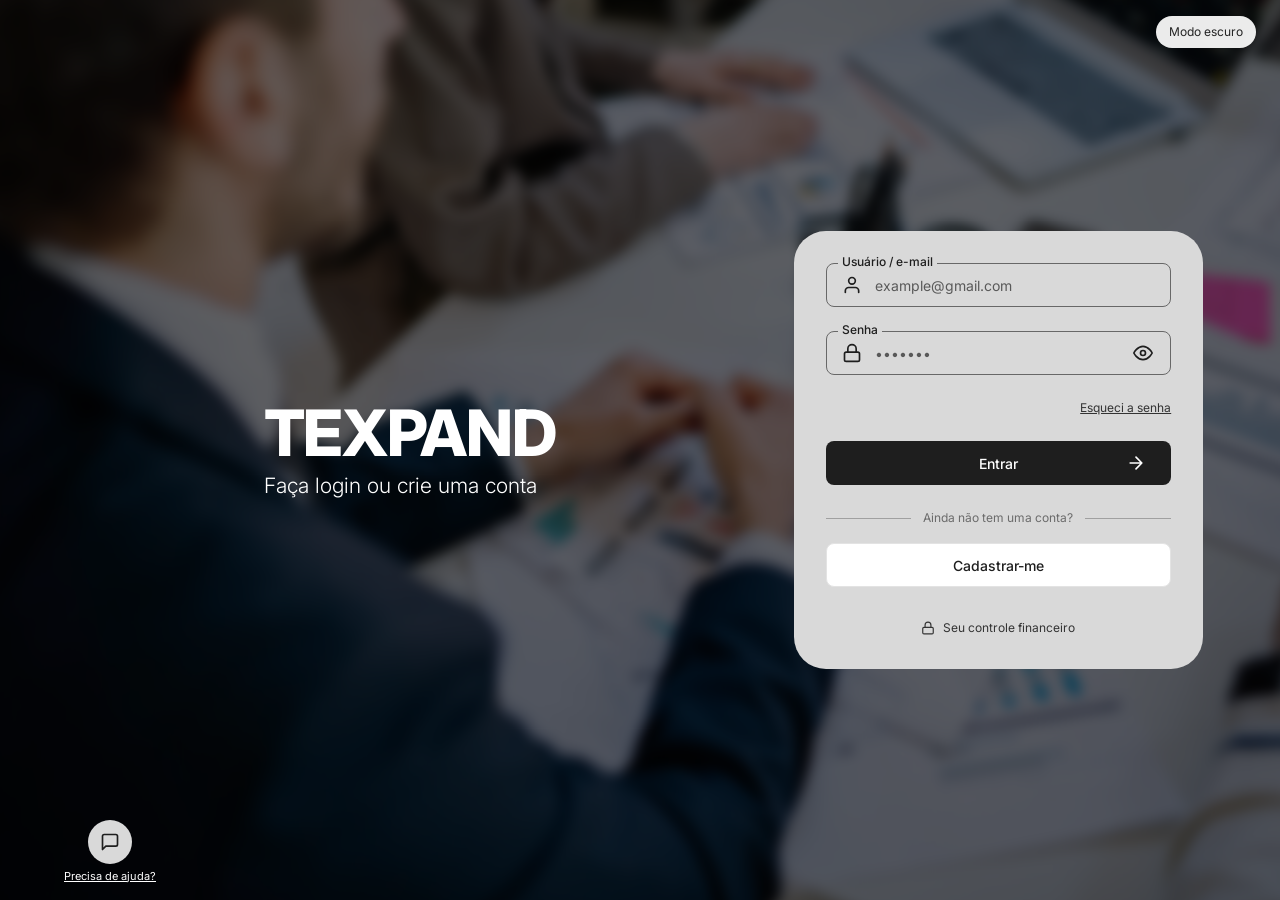
<file: login.html>
<!DOCTYPE html>
<!--
  Arquivo: login.html
  Função: Tela de login: usuário/e-mail, senha e acesso ao cadastro e à recuperação de senha.
  Usado por: Primeira página do sistema; leva a visao-geral.html, cadastro.html e recuperar-senha.html.
-->
<html lang="pt-BR">
  <head>
    <meta charset="utf-8">
    <meta name="viewport" content="width=device-width, initial-scale=1">
    <title>Entrar · TEXPAND</title>
    <script src="js/tema.js"></script>
    <!-- Fonte Inter pelo Google Fonts: única dependência externa do projeto. -->
    <link rel="preconnect" href="https://fonts.googleapis.com">
    <link rel="preconnect" href="https://fonts.gstatic.com" crossorigin>
    <link rel="stylesheet" href="https://fonts.googleapis.com/css2?family=Inter:wght@300;400;500;600;700;800&amp;display=swap">
    <link rel="stylesheet" href="css/principal.css">
  </head>
  <body class="pagina-acesso pagina-login">
    <a class="pular-conteudo" href="#conteudo">Pular para o conteúdo</a>
    <!-- ===== [SPRITE DE ÍCONES] =====
         Cópia de assets/icones/icones.svg embutida na página: os <use href="#icone-nome"> funcionam em qualquer servidor e até abrindo o arquivo direto.
         Para mudar ou criar um ícone, edite o <symbol> em assets/icones/icones.svg e copie-o para este bloco em todas as páginas. -->
    <svg class="sprite-icones" xmlns="http://www.w3.org/2000/svg" aria-hidden="true" focusable="false">
      <!-- ===== [MARCA E MENU LATERAL] ===== -->
      <symbol id="icone-carteira" viewBox="0 0 24 24">
        <path d="M3 8a3 3 0 0 1 3-3h12a3 3 0 0 1 3 3v9a3 3 0 0 1-3 3H6a3 3 0 0 1-3-3z" />
        <path d="M16 12h5v4h-5a2 2 0 0 1 0-4z" />
      </symbol>
      <symbol id="icone-grade" viewBox="0 0 24 24">
        <rect x="3" y="3" width="7" height="7" rx="2" />
        <rect x="14" y="3" width="7" height="7" rx="2" />
        <rect x="3" y="14" width="7" height="7" rx="2" />
        <rect x="14" y="14" width="7" height="7" rx="2" />
      </symbol>
      <symbol id="icone-setas-opostas" viewBox="0 0 24 24">
        <path d="M4 8h16M16 4l4 4-4 4M20 16H4M8 12l-4 4 4 4" />
      </symbol>
      <symbol id="icone-engrenagem" viewBox="0 0 24 24">
        <circle cx="12" cy="12" r="3" />
        <path d="M19.4 15a1.65 1.65 0 0 0 .33 1.82l.06.06a2 2 0 0 1 0 2.83 2 2 0 0 1-2.83 0l-.06-.06a1.65 1.65 0 0 0-1.82-.33 1.65 1.65 0 0 0-1 1.51V21a2 2 0 0 1-2 2 2 2 0 0 1-2-2v-.09A1.65 1.65 0 0 0 9 19.4a1.65 1.65 0 0 0-1.82.33l-.06.06a2 2 0 0 1-2.83 0 2 2 0 0 1 0-2.83l.06-.06a1.65 1.65 0 0 0 .33-1.82 1.65 1.65 0 0 0-1.51-1H3a2 2 0 0 1-2-2 2 2 0 0 1 2-2h.09A1.65 1.65 0 0 0 4.6 9a1.65 1.65 0 0 0-.33-1.82l-.06-.06a2 2 0 0 1 0-2.83 2 2 0 0 1 2.83 0l.06.06a1.65 1.65 0 0 0 1.82.33H9a1.65 1.65 0 0 0 1-1.51V3a2 2 0 0 1 2-2 2 2 0 0 1 2 2v.09a1.65 1.65 0 0 0 1 1.51 1.65 1.65 0 0 0 1.82-.33l.06-.06a2 2 0 0 1 2.83 0 2 2 0 0 1 0 2.83l-.06.06a1.65 1.65 0 0 0-.33 1.82V9a1.65 1.65 0 0 0 1.51 1H21a2 2 0 0 1 2 2 2 2 0 0 1-2 2h-.09a1.65 1.65 0 0 0-1.51 1z" />
      </symbol>
      <symbol id="icone-sino" viewBox="0 0 24 24">
        <path d="M18 8A6 6 0 0 0 6 8c0 7-3 9-3 9h18s-3-2-3-9M13.73 21a2 2 0 0 1-3.46 0" />
      </symbol>
      <symbol id="icone-pessoa" viewBox="0 0 24 24">
        <path d="M20 21v-2a4 4 0 0 0-4-4H8a4 4 0 0 0-4 4v2" />
        <circle cx="12" cy="7" r="4" />
      </symbol>
      <symbol id="icone-pessoa-troca" viewBox="0 0 24 24">
        <circle cx="9" cy="7" r="4" />
        <path d="M2 21v-2a4 4 0 0 1 4-4h4" />
        <path d="M15 12h7M19 9l3 3-3 3M22 19h-7M18 16l-3 3 3 3" />
      </symbol>
      <symbol id="icone-ajuda" viewBox="0 0 24 24">
        <circle cx="12" cy="12" r="10" />
        <path d="M9.09 9a3 3 0 0 1 5.83 1c0 2-3 3-3 3M12 17h.01" />
      </symbol>

      <!-- ===== [AÇÕES E FILTROS] ===== -->
      <symbol id="icone-funil" viewBox="0 0 24 24">
        <path d="M3 6h18M6 12h12M10 18h4" />
      </symbol>
      <symbol id="icone-calendario" viewBox="0 0 24 24">
        <rect x="3" y="4" width="18" height="18" rx="2" />
        <path d="M16 2v4M8 2v4M3 10h18" />
      </symbol>
      <symbol id="icone-download" viewBox="0 0 24 24">
        <path d="M21 15v4a2 2 0 0 1-2 2H5a2 2 0 0 1-2-2v-4M7 10l5 5 5-5M12 15V3" />
      </symbol>
      <symbol id="icone-envio" viewBox="0 0 24 24">
        <path d="M21 15v4a2 2 0 0 1-2 2H5a2 2 0 0 1-2-2v-4M17 8l-5-5-5 5M12 3v12" />
      </symbol>
      <symbol id="icone-mais" viewBox="0 0 24 24">
        <path d="M12 5v14M5 12h14" />
      </symbol>
      <symbol id="icone-lupa" viewBox="0 0 24 24">
        <circle cx="11" cy="11" r="8" />
        <path d="M21 21l-4.35-4.35" />
      </symbol>
      <symbol id="icone-cifrao" viewBox="0 0 24 24">
        <path d="M12 1v22M17 5H9.5a3.5 3.5 0 0 0 0 7h5a3.5 3.5 0 0 1 0 7H6" />
      </symbol>

      <!-- ===== [SETAS] ===== -->
      <symbol id="icone-seta-cima" viewBox="0 0 24 24">
        <path d="M12 19V5M5 12l7-7 7 7" />
      </symbol>
      <symbol id="icone-seta-baixo" viewBox="0 0 24 24">
        <path d="M12 5v14M19 12l-7 7-7-7" />
      </symbol>
      <symbol id="icone-seta-direita" viewBox="0 0 24 24">
        <path d="M5 12h14M12 5l7 7-7 7" />
      </symbol>
      <symbol id="icone-seta-esquerda" viewBox="0 0 24 24">
        <path d="M19 12H5M12 19l-7-7 7-7" />
      </symbol>
      <symbol id="icone-seta-baixo-pequena" viewBox="0 0 24 24">
        <path d="M6 9l6 6 6-6" />
      </symbol>

      <!-- ===== [CAMPOS E FORMULÁRIOS] ===== -->
      <symbol id="icone-cadeado" viewBox="0 0 24 24">
        <rect x="3" y="11" width="18" height="11" rx="2" />
        <path d="M7 11V7a5 5 0 0 1 10 0v4" />
      </symbol>
      <symbol id="icone-olho" viewBox="0 0 24 24">
        <path d="M1 12s4-8 11-8 11 8 11 8-4 8-11 8-11-8-11-8z" />
        <circle cx="12" cy="12" r="3" />
      </symbol>
      <symbol id="icone-olho-fechado" viewBox="0 0 24 24">
        <path d="M17.94 17.94A10.07 10.07 0 0 1 12 20c-7 0-11-8-11-8a18.45 18.45 0 0 1 5.06-5.94M9.9 4.24A9.12 9.12 0 0 1 12 4c7 0 11 8 11 8a18.5 18.5 0 0 1-2.16 3.19m-6.72-1.07a3 3 0 1 1-4.24-4.24M1 1l22 22" />
      </symbol>
      <symbol id="icone-fechar" viewBox="0 0 24 24">
        <path d="M18 6L6 18M6 6l12 12" />
      </symbol>
      <!-- Alerta é preenchido: círculo cheio com o "!" vazado (fill-rule evenodd), então não usa traço. -->
      <symbol id="icone-alerta" viewBox="0 0 24 24">
        <path fill="currentColor" stroke="none" fill-rule="evenodd" d="M12 2a10 10 0 1 0 0 20 10 10 0 0 0 0-20zM11 6.5h2v7h-2zM12 15.3a1.2 1.2 0 1 0 0 2.4 1.2 1.2 0 0 0 0-2.4z" />
      </symbol>

      <!-- ===== [TABELA E OUTROS] ===== -->
      <symbol id="icone-lapis" viewBox="0 0 24 24">
        <path d="M17 3a2.83 2.83 0 1 1 4 4L7.5 20.5 2 22l1.5-5.5L17 3z" />
      </symbol>
      <symbol id="icone-lixeira" viewBox="0 0 24 24">
        <path d="M3 6h18M19 6v14a2 2 0 0 1-2 2H7a2 2 0 0 1-2-2V6m3 0V4a2 2 0 0 1 2-2h4a2 2 0 0 1 2 2v2M10 11v6M14 11v6" />
      </symbol>
      <symbol id="icone-balao" viewBox="0 0 24 24">
        <path d="M21 15a2 2 0 0 1-2 2H7l-4 4V5a2 2 0 0 1 2-2h14a2 2 0 0 1 2 2z" />
      </symbol>
      <symbol id="icone-menu" viewBox="0 0 24 24">
        <path d="M3 12h18M3 6h18M3 18h18" />
      </symbol>
    </svg>
    <!-- ===== [TELA DE ACESSO] =====
         Foto em tela cheia com camada escura, marca à esquerda e cartão à direita. Quem integra: equipe de banco (autenticação). -->
    <button class="alternar-tema alternar-tema--acesso" type="button" data-js="alternar-tema" aria-label="Ativar modo escuro" aria-pressed="false">Modo escuro</button>
    <main class="tela-acesso" id="conteudo" tabindex="-1">
      <header class="tela-acesso__marca">
        <h1>TEXPAND</h1>
        <p>Faça login ou crie uma conta</p>
      </header>
      <section class="tela-acesso__cartao" aria-label="Acesso ao sistema">
        <!-- [INTEGRAÇÃO-BD] Autenticação do usuário (RN01). Remover data-destino-provisorio quando houver autenticação real. -->
        <form data-js="formulario-login" data-destino-provisorio="visao-geral.html" action="#" method="post" novalidate>
          <!-- [A-CONFIRMAR] Texto sugerido para credencial errada; as telas não o definem. -->
          <p class="aviso-erro" role="alert" data-dado="mensagem-erro" hidden>
            <svg class="icone" aria-hidden="true" focusable="false"><use href="#icone-alerta"></use></svg>
            <span>Usuário ou senha incorretos</span>
          </p>
          <div class="campo campo--flutuante">
            <label class="campo__rotulo" for="js-usuario">Usuário / e-mail</label>
            <div class="campo__caixa" data-exemplo="example@gmail.com">
              <svg class="icone campo__icone" aria-hidden="true" focusable="false"><use href="#icone-pessoa"></use></svg>
              <input class="campo__entrada" id="js-usuario" aria-describedby="erro-js-usuario" name="usuario" type="text" autocomplete="username" placeholder="example@gmail.com" required>
            </div>
            <svg class="icone campo__alerta" aria-hidden="true" focusable="false"><use href="#icone-alerta"></use></svg>
            <p id="erro-js-usuario" class="campo__mensagem" role="alert">Dados preenchidos incompletos</p>
          </div>
          <div class="campo campo--flutuante">
            <label class="campo__rotulo" for="js-senha">Senha</label>
            <div class="campo__caixa">
              <svg class="icone campo__icone" aria-hidden="true" focusable="false"><use href="#icone-cadeado"></use></svg>
              <input class="campo__entrada" id="js-senha" aria-describedby="erro-js-senha" name="senha" type="password" autocomplete="current-password" placeholder="•••••••" required>
              <button class="campo__acao" type="button" data-js="alternar-senha" data-alvo="js-senha" aria-label="Mostrar senha">
                <svg class="icone icone--aberto" aria-hidden="true" focusable="false"><use href="#icone-olho"></use></svg>
                <svg class="icone icone--fechado" aria-hidden="true" focusable="false"><use href="#icone-olho-fechado"></use></svg>
              </button>
            </div>
            <svg class="icone campo__alerta" aria-hidden="true" focusable="false"><use href="#icone-alerta"></use></svg>
            <p id="erro-js-senha" class="campo__mensagem" role="alert">Dados preenchidos incompletos</p>
          </div>
          <a class="tela-acesso__link" href="recuperar-senha.html">Esqueci a senha</a>
          <button class="botao botao--primario botao--largo" type="submit">
            Entrar
            <svg class="icone" aria-hidden="true" focusable="false"><use href="#icone-seta-direita"></use></svg>
          </button>
        </form>
        <p class="tela-acesso__separador">Ainda não tem uma conta?</p>
        <a class="botao botao--secundario botao--largo" href="cadastro.html">Cadastrar-me</a>
        <p class="tela-acesso__rodape">
          <svg class="icone" aria-hidden="true" focusable="false"><use href="#icone-cadeado"></use></svg>
          Seu controle financeiro
        </p>
      </section>
    </main>

    <!-- ===== [BOTÃO DE CONTATO] =====
         Canto inferior esquerdo das telas de acesso. Quem integra: equipe do projeto (destino do link). -->
    <!-- Ajuda de acesso local: não encaminha para a navegação interna do sistema. -->
    <button class="botao-contato" type="button" data-js="abrir" data-alvo="js-ajuda-acesso" aria-haspopup="dialog" aria-controls="js-ajuda-acesso">
      <span class="botao-contato__circulo">
        <svg class="icone" aria-hidden="true" focusable="false"><use href="#icone-balao"></use></svg>
      </span>
      <span class="botao-contato__texto">Precisa de ajuda?</span>
    </button>

    <dialog class="modal modal--confirmacao" id="js-ajuda-acesso" aria-labelledby="titulo-ajuda-acesso">
      <div class="modal__conteudo">
        <h2 id="titulo-ajuda-acesso">Ajuda com o acesso</h2>
        <p>Para entrar, informe seu usuário ou e-mail e sua senha na tela de login.</p>
        <p>Se esqueceu sua senha, selecione “Esqueci a senha”. Para criar uma conta, selecione “Cadastrar-me”.</p>
        <p>Se o problema continuar, procure o responsável pelo TEXPAND.</p>
        <div class="modal__rodape">
          <button class="botao botao--secundario" type="button" data-js="fechar">Fechar</button>
        </div>
      </div>
    </dialog>

    <!-- ===== [SCRIPT DE ESTADOS] =====
         Scripts de apresentação e estados visuais; processamento real permanece para integração. -->
    <script src="js/estados-interface.js" defer></script>
    <script src="js/formularios-interface.js" defer></script>
  </body>
</html>
</file>
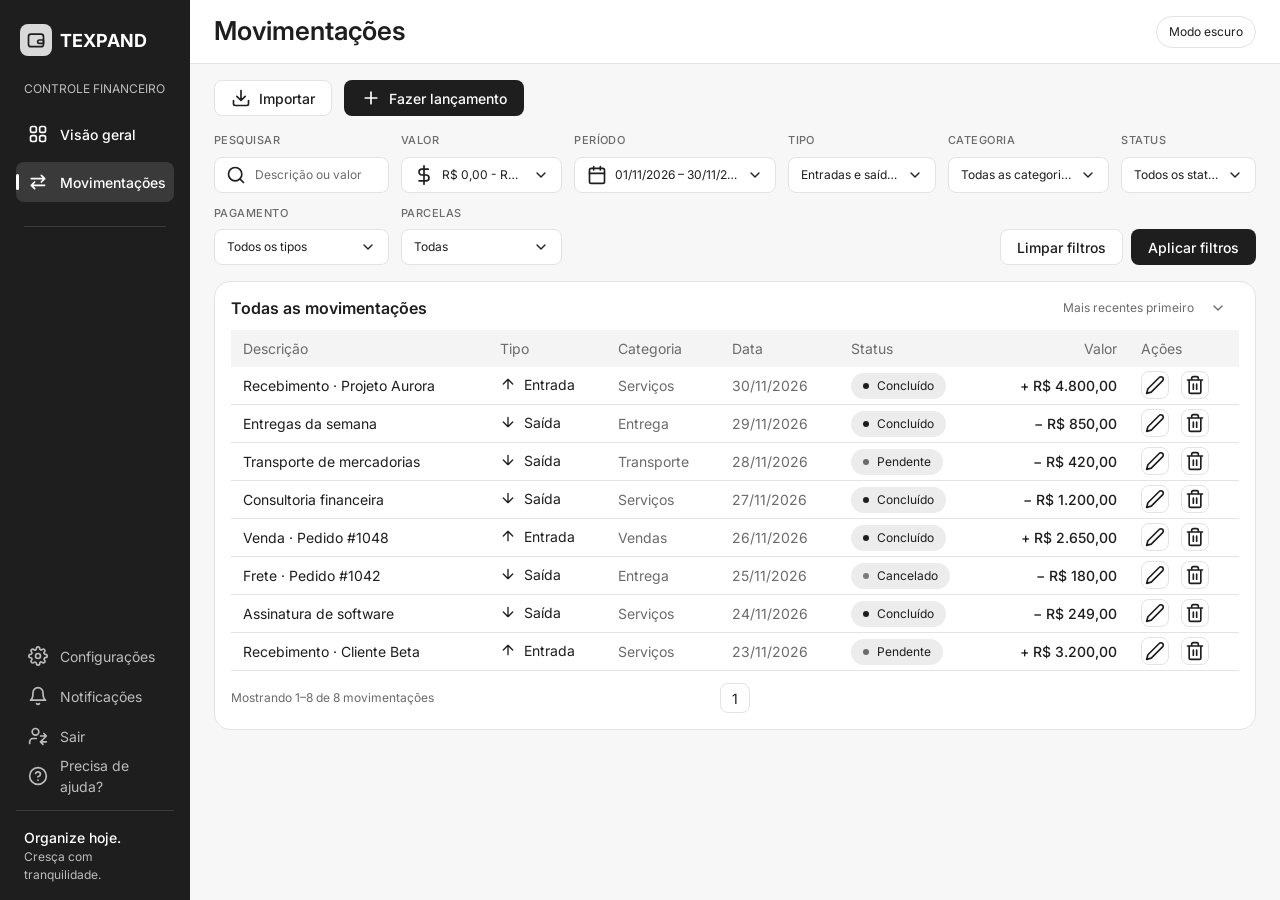
<file: movimentacoes.html>
<!DOCTYPE html>
<!--
  Arquivo: movimentacoes.html
  Função: Movimentações: filtros, tabela paginada e janelas de lançamento, importação e exclusão.
  Usado por: Aberta pelo menu lateral; usa css/paginas/movimentacoes.css.
-->
<html lang="pt-BR">
  <head>
    <meta charset="utf-8">
    <meta name="viewport" content="width=device-width, initial-scale=1">
    <title>Movimentações · TEXPAND</title>
    <script src="js/tema.js"></script>
    <!-- Fonte Inter pelo Google Fonts: única dependência externa do projeto. -->
    <link rel="preconnect" href="https://fonts.googleapis.com">
    <link rel="preconnect" href="https://fonts.gstatic.com" crossorigin>
    <link rel="stylesheet" href="https://fonts.googleapis.com/css2?family=Inter:wght@300;400;500;600;700;800&amp;display=swap">
    <link rel="stylesheet" href="css/principal.css">
  </head>
  <body class="pagina-sistema pagina-movimentacoes">
    <a class="pular-conteudo" href="#conteudo">Pular para o conteúdo</a>
    <!-- ===== [SPRITE DE ÍCONES] =====
         Cópia de assets/icones/icones.svg embutida na página: os <use href="#icone-nome"> funcionam em qualquer servidor e até abrindo o arquivo direto.
         Para mudar ou criar um ícone, edite o <symbol> em assets/icones/icones.svg e copie-o para este bloco em todas as páginas. -->
    <svg class="sprite-icones" xmlns="http://www.w3.org/2000/svg" aria-hidden="true" focusable="false">
      <!-- ===== [MARCA E MENU LATERAL] ===== -->
      <symbol id="icone-carteira" viewBox="0 0 24 24">
        <path d="M3 8a3 3 0 0 1 3-3h12a3 3 0 0 1 3 3v9a3 3 0 0 1-3 3H6a3 3 0 0 1-3-3z" />
        <path d="M16 12h5v4h-5a2 2 0 0 1 0-4z" />
      </symbol>
      <symbol id="icone-grade" viewBox="0 0 24 24">
        <rect x="3" y="3" width="7" height="7" rx="2" />
        <rect x="14" y="3" width="7" height="7" rx="2" />
        <rect x="3" y="14" width="7" height="7" rx="2" />
        <rect x="14" y="14" width="7" height="7" rx="2" />
      </symbol>
      <symbol id="icone-setas-opostas" viewBox="0 0 24 24">
        <path d="M4 8h16M16 4l4 4-4 4M20 16H4M8 12l-4 4 4 4" />
      </symbol>
      <symbol id="icone-engrenagem" viewBox="0 0 24 24">
        <circle cx="12" cy="12" r="3" />
        <path d="M19.4 15a1.65 1.65 0 0 0 .33 1.82l.06.06a2 2 0 0 1 0 2.83 2 2 0 0 1-2.83 0l-.06-.06a1.65 1.65 0 0 0-1.82-.33 1.65 1.65 0 0 0-1 1.51V21a2 2 0 0 1-2 2 2 2 0 0 1-2-2v-.09A1.65 1.65 0 0 0 9 19.4a1.65 1.65 0 0 0-1.82.33l-.06.06a2 2 0 0 1-2.83 0 2 2 0 0 1 0-2.83l.06-.06a1.65 1.65 0 0 0 .33-1.82 1.65 1.65 0 0 0-1.51-1H3a2 2 0 0 1-2-2 2 2 0 0 1 2-2h.09A1.65 1.65 0 0 0 4.6 9a1.65 1.65 0 0 0-.33-1.82l-.06-.06a2 2 0 0 1 0-2.83 2 2 0 0 1 2.83 0l.06.06a1.65 1.65 0 0 0 1.82.33H9a1.65 1.65 0 0 0 1-1.51V3a2 2 0 0 1 2-2 2 2 0 0 1 2 2v.09a1.65 1.65 0 0 0 1 1.51 1.65 1.65 0 0 0 1.82-.33l.06-.06a2 2 0 0 1 2.83 0 2 2 0 0 1 0 2.83l-.06.06a1.65 1.65 0 0 0-.33 1.82V9a1.65 1.65 0 0 0 1.51 1H21a2 2 0 0 1 2 2 2 2 0 0 1-2 2h-.09a1.65 1.65 0 0 0-1.51 1z" />
      </symbol>
      <symbol id="icone-sino" viewBox="0 0 24 24">
        <path d="M18 8A6 6 0 0 0 6 8c0 7-3 9-3 9h18s-3-2-3-9M13.73 21a2 2 0 0 1-3.46 0" />
      </symbol>
      <symbol id="icone-pessoa" viewBox="0 0 24 24">
        <path d="M20 21v-2a4 4 0 0 0-4-4H8a4 4 0 0 0-4 4v2" />
        <circle cx="12" cy="7" r="4" />
      </symbol>
      <symbol id="icone-pessoa-troca" viewBox="0 0 24 24">
        <circle cx="9" cy="7" r="4" />
        <path d="M2 21v-2a4 4 0 0 1 4-4h4" />
        <path d="M15 12h7M19 9l3 3-3 3M22 19h-7M18 16l-3 3 3 3" />
      </symbol>
      <symbol id="icone-ajuda" viewBox="0 0 24 24">
        <circle cx="12" cy="12" r="10" />
        <path d="M9.09 9a3 3 0 0 1 5.83 1c0 2-3 3-3 3M12 17h.01" />
      </symbol>

      <!-- ===== [AÇÕES E FILTROS] ===== -->
      <symbol id="icone-funil" viewBox="0 0 24 24">
        <path d="M3 6h18M6 12h12M10 18h4" />
      </symbol>
      <symbol id="icone-calendario" viewBox="0 0 24 24">
        <rect x="3" y="4" width="18" height="18" rx="2" />
        <path d="M16 2v4M8 2v4M3 10h18" />
      </symbol>
      <symbol id="icone-download" viewBox="0 0 24 24">
        <path d="M21 15v4a2 2 0 0 1-2 2H5a2 2 0 0 1-2-2v-4M7 10l5 5 5-5M12 15V3" />
      </symbol>
      <symbol id="icone-envio" viewBox="0 0 24 24">
        <path d="M21 15v4a2 2 0 0 1-2 2H5a2 2 0 0 1-2-2v-4M17 8l-5-5-5 5M12 3v12" />
      </symbol>
      <symbol id="icone-mais" viewBox="0 0 24 24">
        <path d="M12 5v14M5 12h14" />
      </symbol>
      <symbol id="icone-lupa" viewBox="0 0 24 24">
        <circle cx="11" cy="11" r="8" />
        <path d="M21 21l-4.35-4.35" />
      </symbol>
      <symbol id="icone-cifrao" viewBox="0 0 24 24">
        <path d="M12 1v22M17 5H9.5a3.5 3.5 0 0 0 0 7h5a3.5 3.5 0 0 1 0 7H6" />
      </symbol>

      <!-- ===== [SETAS] ===== -->
      <symbol id="icone-seta-cima" viewBox="0 0 24 24">
        <path d="M12 19V5M5 12l7-7 7 7" />
      </symbol>
      <symbol id="icone-seta-baixo" viewBox="0 0 24 24">
        <path d="M12 5v14M19 12l-7 7-7-7" />
      </symbol>
      <symbol id="icone-seta-direita" viewBox="0 0 24 24">
        <path d="M5 12h14M12 5l7 7-7 7" />
      </symbol>
      <symbol id="icone-seta-esquerda" viewBox="0 0 24 24">
        <path d="M19 12H5M12 19l-7-7 7-7" />
      </symbol>
      <symbol id="icone-seta-baixo-pequena" viewBox="0 0 24 24">
        <path d="M6 9l6 6 6-6" />
      </symbol>

      <!-- ===== [CAMPOS E FORMULÁRIOS] ===== -->
      <symbol id="icone-cadeado" viewBox="0 0 24 24">
        <rect x="3" y="11" width="18" height="11" rx="2" />
        <path d="M7 11V7a5 5 0 0 1 10 0v4" />
      </symbol>
      <symbol id="icone-olho" viewBox="0 0 24 24">
        <path d="M1 12s4-8 11-8 11 8 11 8-4 8-11 8-11-8-11-8z" />
        <circle cx="12" cy="12" r="3" />
      </symbol>
      <symbol id="icone-olho-fechado" viewBox="0 0 24 24">
        <path d="M17.94 17.94A10.07 10.07 0 0 1 12 20c-7 0-11-8-11-8a18.45 18.45 0 0 1 5.06-5.94M9.9 4.24A9.12 9.12 0 0 1 12 4c7 0 11 8 11 8a18.5 18.5 0 0 1-2.16 3.19m-6.72-1.07a3 3 0 1 1-4.24-4.24M1 1l22 22" />
      </symbol>
      <symbol id="icone-fechar" viewBox="0 0 24 24">
        <path d="M18 6L6 18M6 6l12 12" />
      </symbol>
      <!-- Alerta é preenchido: círculo cheio com o "!" vazado (fill-rule evenodd), então não usa traço. -->
      <symbol id="icone-alerta" viewBox="0 0 24 24">
        <path fill="currentColor" stroke="none" fill-rule="evenodd" d="M12 2a10 10 0 1 0 0 20 10 10 0 0 0 0-20zM11 6.5h2v7h-2zM12 15.3a1.2 1.2 0 1 0 0 2.4 1.2 1.2 0 0 0 0-2.4z" />
      </symbol>

      <!-- ===== [TABELA E OUTROS] ===== -->
      <symbol id="icone-lapis" viewBox="0 0 24 24">
        <path d="M17 3a2.83 2.83 0 1 1 4 4L7.5 20.5 2 22l1.5-5.5L17 3z" />
      </symbol>
      <symbol id="icone-lixeira" viewBox="0 0 24 24">
        <path d="M3 6h18M19 6v14a2 2 0 0 1-2 2H7a2 2 0 0 1-2-2V6m3 0V4a2 2 0 0 1 2-2h4a2 2 0 0 1 2 2v2M10 11v6M14 11v6" />
      </symbol>
      <symbol id="icone-balao" viewBox="0 0 24 24">
        <path d="M21 15a2 2 0 0 1-2 2H7l-4 4V5a2 2 0 0 1 2-2h14a2 2 0 0 1 2 2z" />
      </symbol>
      <symbol id="icone-menu" viewBox="0 0 24 24">
        <path d="M3 12h18M3 6h18M3 18h18" />
      </symbol>
    </svg>
    <!-- ===== [BARRA LATERAL] =====
         Menu principal. Aparece em todas as páginas do sistema; até 700 px vira barra superior. Quem integra: ninguém (links estáticos). -->
    <aside class="barra-lateral" id="js-barra-lateral">
      <a class="barra-lateral__marca" href="visao-geral.html">
        <span class="barra-lateral__marca-icone">
          <svg class="icone" aria-hidden="true" focusable="false"><use href="#icone-carteira"></use></svg>
        </span>
        <span class="barra-lateral__texto">TEXPAND</span>
      </a>
      <p class="barra-lateral__rotulo">Controle financeiro</p>
      <nav class="barra-lateral__navegacao" aria-label="Principal">
        <ul class="barra-lateral__lista">
          <li>
            <a class="barra-lateral__item" href="visao-geral.html">
              <svg class="icone" aria-hidden="true" focusable="false"><use href="#icone-grade"></use></svg>
              <span class="barra-lateral__texto">Visão geral</span>
            </a>
          </li>
          <li>
            <a class="barra-lateral__item barra-lateral__item--ativo" href="movimentacoes.html" aria-current="page">
              <svg class="icone" aria-hidden="true" focusable="false"><use href="#icone-setas-opostas"></use></svg>
              <span class="barra-lateral__texto">Movimentações</span>
            </a>
          </li>
        </ul>
        <hr class="barra-lateral__separador">
        <ul class="barra-lateral__lista barra-lateral__grupo-inferior">
          <li>
            <a class="barra-lateral__item" href="configuracoes.html">
              <svg class="icone" aria-hidden="true" focusable="false"><use href="#icone-engrenagem"></use></svg>
              <span class="barra-lateral__texto">Configurações</span>
            </a>
          </li>
          <li>
            <a class="barra-lateral__item" href="notificacoes.html">
              <svg class="icone" aria-hidden="true" focusable="false"><use href="#icone-sino"></use></svg>
              <span class="barra-lateral__texto">Notificações</span>
            </a>
          </li>
          <li>
            <a class="barra-lateral__item" href="login.html">
              <svg class="icone" aria-hidden="true" focusable="false"><use href="#icone-pessoa-troca"></use></svg>
              <span class="barra-lateral__texto">Sair</span>
            </a>
          </li>
          <li>
            <a class="barra-lateral__item" href="ajuda.html">
              <svg class="icone" aria-hidden="true" focusable="false"><use href="#icone-ajuda"></use></svg>
              <span class="barra-lateral__texto">Precisa de ajuda?</span>
            </a>
          </li>
        </ul>
      </nav>
      <p class="barra-lateral__rodape">
        <strong>Organize hoje.</strong>
        Cresça com tranquilidade.
      </p>
    </aside>

    <!-- ===== [CABEÇALHO] =====
         Título da página e selo de atualização. Aparece em todas as páginas do sistema. Quem integra: equipe de JS (selo). -->
    <header class="cabecalho-pagina">
      <button class="botao-menu" type="button" data-js="alternar-menu" data-alvo="js-barra-lateral" aria-expanded="false" aria-controls="js-barra-lateral" aria-label="Abrir menu">
        <svg class="icone" aria-hidden="true" focusable="false"><use href="#icone-menu"></use></svg>
      </button>
      <h1 class="cabecalho-pagina__titulo">Movimentações</h1>
      <!-- [INTEGRAÇÃO-JS] Texto e estado do selo de atualização (RF12): Tudo atualizado, Atualizando, Falha. -->
      <button class="alternar-tema" type="button" data-js="alternar-tema" aria-label="Ativar modo escuro" aria-pressed="false">Modo escuro</button>
      <p class="selo-atualizacao" data-js="selo-atualizacao" role="status" hidden></p>
    </header>

    <!-- ===== [CONTEÚDO DA PÁGINA] =====
         Ações, filtros e tabela de movimentações (UC01). Quem integra: equipe de JS e de banco. -->
    <main class="conteudo-pagina" id="conteudo" tabindex="-1">
      <!-- ===== [BARRA DE AÇÕES] =====
           Importar uma tabela e fazer um lançamento novo. -->
      <div class="barra-acoes">
        <button class="botao botao--secundario" type="button" data-js="abrir" data-alvo="js-modal-importar">
          <svg class="icone" aria-hidden="true" focusable="false"><use href="#icone-download"></use></svg>
          Importar
        </button>
        <button class="botao botao--primario" type="button" data-js="abrir" data-alvo="js-modal-lancamento">
          <svg class="icone" aria-hidden="true" focusable="false"><use href="#icone-mais"></use></svg>
          Fazer lançamento
        </button>
      </div>
      <!-- ===== [GRADE DE FILTROS] =====
           Pesquisa e filtros da lista (RF05). Primeira linha: Pesquisar, Valor, Período, Tipo, Categoria, Status. Segunda: Pagamento e Parcelas. Quem integra: equipe de JS. -->
      <!-- [INTEGRAÇÃO-JS] Aplicar a pesquisa e os filtros à tabela e à paginação. -->
      <form class="grade-filtros" data-js="formulario-filtros" action="#" novalidate>
        <div class="campo">
          <label class="campo__rotulo" for="js-pesquisa">Pesquisar</label>
          <div class="campo__caixa">
            <svg class="icone campo__icone" aria-hidden="true" focusable="false"><use href="#icone-lupa"></use></svg>
            <input class="campo__entrada" id="js-pesquisa" name="pesquisa" type="search" placeholder="Descrição ou valor">
          </div>
        </div>
        <div class="campo">
          <span class="campo__rotulo" id="rotulo-valor">Valor</span>
          <div class="lista-suspensa">
            <button class="lista-suspensa__botao" type="button" id="js-botao-valor" data-js="alternar" data-alvo="js-popover-valor" aria-expanded="false" aria-controls="js-popover-valor" aria-labelledby="rotulo-valor resumo-valor">
              <svg class="icone" aria-hidden="true" focusable="false"><use href="#icone-cifrao"></use></svg>
              <span id="resumo-valor" data-dado="resumo-valor">R$ 0,00 - R$ 99.000,00</span>
              <svg class="icone lista-suspensa__seta" aria-hidden="true" focusable="false"><use href="#icone-seta-baixo-pequena"></use></svg>
            </button>
          </div>
          <!-- ===== [POPOVER DE VALOR] =====
               Faixa de valor mínimo e máximo. Abre pelo botão VALOR dos filtros. Quem integra: equipe de JS. -->
          <div class="popover popover--valor" id="js-popover-valor" hidden>
            <div class="controle-valor" data-js="controle-valor">
              <div class="controle-valor__campos">
                <label class="texto-oculto" for="js-valor-minimo">Valor mínimo</label>
                <input class="campo__entrada" id="js-valor-minimo" name="valor_minimo" type="text" inputmode="decimal" value="R$ 0,00">
                <label class="texto-oculto" for="js-valor-maximo">Valor máximo</label>
                <input class="campo__entrada" id="js-valor-maximo" name="valor_maximo" type="text" inputmode="decimal" value="R$ 99.000,00">
              </div>
              <!-- [INTEGRAÇÃO-JS] Sincronizar os campos de texto com a faixa. As duas pontas não têm name: servem só de controle visual. -->
              <div class="controle-valor__faixa">
                <input type="range" id="js-faixa-minimo" min="0" max="99000" step="100" value="0" aria-label="Valor mínimo (faixa)">
                <input type="range" id="js-faixa-maximo" min="0" max="99000" step="100" value="99000" aria-label="Valor máximo (faixa)">
              </div>
            </div>
          </div>
        </div>
        <div class="campo">
          <span class="campo__rotulo" id="rotulo-periodo">Período</span>
          <div class="lista-suspensa">
            <button class="lista-suspensa__botao" type="button" id="js-botao-periodo" data-js="alternar" data-alvo="js-popover-periodo" aria-expanded="false" aria-controls="js-popover-periodo" aria-labelledby="rotulo-periodo resumo-periodo">
              <svg class="icone" aria-hidden="true" focusable="false"><use href="#icone-calendario"></use></svg>
              <span id="resumo-periodo" data-dado="resumo-periodo">01/11/2026 – 30/11/2026</span>
              <svg class="icone lista-suspensa__seta" aria-hidden="true" focusable="false"><use href="#icone-seta-baixo-pequena"></use></svg>
            </button>
          </div>
          <!-- ===== [POPOVER DE PERÍODO] =====
               Calendário de um mês para escolher o intervalo de datas. Abre pelo botão PERÍODO dos filtros. Quem integra: equipe de JS. -->
          <!-- [INTEGRAÇÃO-JS] Marcar início, fim e intervalo (calendario__dia--inicio, --fim, --intervalo), trocar de mês e aplicar. Novembro começa no domingo. -->
          <div class="popover popover--calendario" id="js-popover-periodo" hidden>
            <div class="periodo-campos">
              <div class="campo campo--janela"><label class="campo__rotulo" for="js-periodo-inicio">De</label><input class="campo__entrada" type="date" id="js-periodo-inicio" name="data_inicio" value="2026-11-01" required></div>
              <div class="campo campo--janela"><label class="campo__rotulo" for="js-periodo-fim">Até</label><input class="campo__entrada" type="date" id="js-periodo-fim" name="data_fim" value="2026-11-30" required></div>
            </div>
            <div class="calendario" role="group" aria-label="Novembro de 2026">
              <div class="calendario__mes">
                <button class="calendario__navegar" type="button" aria-label="Mês anterior">
                  <svg class="icone" aria-hidden="true" focusable="false"><use href="#icone-seta-esquerda"></use></svg>
                </button>
                <span>Novembro de 2026</span>
                <button class="calendario__navegar" type="button" aria-label="Próximo mês">
                  <svg class="icone" aria-hidden="true" focusable="false"><use href="#icone-seta-direita"></use></svg>
                </button>
              </div>
              <div class="calendario__grade">
                <span class="calendario__semana">DOM</span>
                <span class="calendario__semana">SEG</span>
                <span class="calendario__semana">TER</span>
                <span class="calendario__semana">QUA</span>
                <span class="calendario__semana">QUI</span>
                <span class="calendario__semana">SEX</span>
                <span class="calendario__semana">SÁB</span>
                <button class="calendario__dia calendario__dia--inicio" type="button" data-dia="2026-11-01" aria-pressed="true" aria-label="1 de novembro de 2026">1</button>
                <button class="calendario__dia calendario__dia--intervalo" type="button" data-dia="2026-11-02" aria-label="2 de novembro de 2026">2</button>
                <button class="calendario__dia calendario__dia--intervalo" type="button" data-dia="2026-11-03" aria-label="3 de novembro de 2026">3</button>
                <button class="calendario__dia calendario__dia--intervalo" type="button" data-dia="2026-11-04" aria-label="4 de novembro de 2026">4</button>
                <button class="calendario__dia calendario__dia--intervalo" type="button" data-dia="2026-11-05" aria-label="5 de novembro de 2026">5</button>
                <button class="calendario__dia calendario__dia--intervalo" type="button" data-dia="2026-11-06" aria-label="6 de novembro de 2026">6</button>
                <button class="calendario__dia calendario__dia--intervalo" type="button" data-dia="2026-11-07" aria-label="7 de novembro de 2026">7</button>
                <button class="calendario__dia calendario__dia--intervalo" type="button" data-dia="2026-11-08" aria-label="8 de novembro de 2026">8</button>
                <button class="calendario__dia calendario__dia--intervalo" type="button" data-dia="2026-11-09" aria-label="9 de novembro de 2026">9</button>
                <button class="calendario__dia calendario__dia--intervalo" type="button" data-dia="2026-11-10" aria-label="10 de novembro de 2026">10</button>
                <button class="calendario__dia calendario__dia--intervalo" type="button" data-dia="2026-11-11" aria-label="11 de novembro de 2026">11</button>
                <button class="calendario__dia calendario__dia--intervalo" type="button" data-dia="2026-11-12" aria-label="12 de novembro de 2026">12</button>
                <button class="calendario__dia calendario__dia--intervalo" type="button" data-dia="2026-11-13" aria-label="13 de novembro de 2026">13</button>
                <button class="calendario__dia calendario__dia--intervalo" type="button" data-dia="2026-11-14" aria-label="14 de novembro de 2026">14</button>
                <button class="calendario__dia calendario__dia--intervalo" type="button" data-dia="2026-11-15" aria-label="15 de novembro de 2026">15</button>
                <button class="calendario__dia calendario__dia--intervalo" type="button" data-dia="2026-11-16" aria-label="16 de novembro de 2026">16</button>
                <button class="calendario__dia calendario__dia--intervalo" type="button" data-dia="2026-11-17" aria-label="17 de novembro de 2026">17</button>
                <button class="calendario__dia calendario__dia--intervalo" type="button" data-dia="2026-11-18" aria-label="18 de novembro de 2026">18</button>
                <button class="calendario__dia calendario__dia--intervalo" type="button" data-dia="2026-11-19" aria-label="19 de novembro de 2026">19</button>
                <button class="calendario__dia calendario__dia--intervalo" type="button" data-dia="2026-11-20" aria-label="20 de novembro de 2026">20</button>
                <button class="calendario__dia calendario__dia--intervalo" type="button" data-dia="2026-11-21" aria-label="21 de novembro de 2026">21</button>
                <button class="calendario__dia calendario__dia--intervalo" type="button" data-dia="2026-11-22" aria-label="22 de novembro de 2026">22</button>
                <button class="calendario__dia calendario__dia--intervalo" type="button" data-dia="2026-11-23" aria-label="23 de novembro de 2026">23</button>
                <button class="calendario__dia calendario__dia--intervalo" type="button" data-dia="2026-11-24" aria-label="24 de novembro de 2026">24</button>
                <button class="calendario__dia calendario__dia--intervalo" type="button" data-dia="2026-11-25" aria-label="25 de novembro de 2026">25</button>
                <button class="calendario__dia calendario__dia--intervalo" type="button" data-dia="2026-11-26" aria-label="26 de novembro de 2026">26</button>
                <button class="calendario__dia calendario__dia--intervalo" type="button" data-dia="2026-11-27" aria-label="27 de novembro de 2026">27</button>
                <button class="calendario__dia calendario__dia--intervalo" type="button" data-dia="2026-11-28" aria-label="28 de novembro de 2026">28</button>
                <button class="calendario__dia calendario__dia--intervalo" type="button" data-dia="2026-11-29" aria-label="29 de novembro de 2026">29</button>
                <button class="calendario__dia calendario__dia--fim" type="button" data-dia="2026-11-30" aria-pressed="true" aria-label="30 de novembro de 2026">30</button>
              </div>
            </div>
            <div class="popover__rodape">
              <button class="botao botao--secundario" type="button" data-js="fechar">Cancelar</button>
              <button class="botao botao--primario" type="button" data-js="aplicar-periodo">Aplicar</button>
            </div>
          </div>
        </div>
        <div class="campo">
          <span class="campo__rotulo" id="rotulo-filtro-tipo">Tipo</span>
          <div class="lista-suspensa">
            <!-- [INTEGRAÇÃO-JS] O campo escondido guarda o valor escolhido e é ele que vai no formulário. -->
            <input type="hidden" id="js-filtro-tipo" name="tipo" value="todos">
            <button class="lista-suspensa__botao" type="button" id="js-botao-filtro-tipo" data-js="alternar" data-alvo="js-popover-filtro-tipo" aria-haspopup="listbox" aria-expanded="false" aria-controls="js-popover-filtro-tipo" aria-labelledby="rotulo-filtro-tipo resumo-filtro-tipo">
              <span id="resumo-filtro-tipo" data-dado="resumo-filtro-tipo">Entradas e saídas</span>
              <svg class="icone lista-suspensa__seta" aria-hidden="true" focusable="false"><use href="#icone-seta-baixo-pequena"></use></svg>
            </button>
            <div class="popover popover--lista" id="js-popover-filtro-tipo" data-js="lista-opcoes" data-campo="js-filtro-tipo" data-resumo="resumo-filtro-tipo" hidden>
              <ul class="lista-opcoes" role="listbox" aria-labelledby="rotulo-filtro-tipo">
                <li class="lista-opcoes__item lista-opcoes__item--ativo" role="option" tabindex="-1" data-valor="todos" aria-selected="true">Entradas e saídas</li>
                <li class="lista-opcoes__item" role="option" tabindex="-1" data-valor="entrada" aria-selected="false">Somente entradas</li>
                <li class="lista-opcoes__item" role="option" tabindex="-1" data-valor="saida" aria-selected="false">Somente saídas</li>
              </ul>
            </div>
          </div>
        </div>
        <div class="campo">
          <span class="campo__rotulo" id="rotulo-filtro-categoria">Categoria</span>
          <div class="lista-suspensa">
            <!-- [INTEGRAÇÃO-JS] O campo escondido guarda o valor escolhido e é ele que vai no formulário. -->
            <input type="hidden" id="js-filtro-categoria" name="categoria" value="todas">
            <button class="lista-suspensa__botao" type="button" id="js-botao-filtro-categoria" data-js="alternar" data-alvo="js-popover-filtro-categoria" aria-haspopup="listbox" aria-expanded="false" aria-controls="js-popover-filtro-categoria" aria-labelledby="rotulo-filtro-categoria resumo-filtro-categoria">
              <span id="resumo-filtro-categoria" data-dado="resumo-filtro-categoria">Todas as categorias</span>
              <svg class="icone lista-suspensa__seta" aria-hidden="true" focusable="false"><use href="#icone-seta-baixo-pequena"></use></svg>
            </button>
            <div class="popover popover--lista" id="js-popover-filtro-categoria" data-js="lista-opcoes" data-campo="js-filtro-categoria" data-resumo="resumo-filtro-categoria" hidden>
              <ul class="lista-opcoes" role="listbox" aria-labelledby="rotulo-filtro-categoria">
                <li class="lista-opcoes__item lista-opcoes__item--ativo" role="option" tabindex="-1" data-valor="todas" aria-selected="true">Todas as categorias</li>
                <li class="lista-opcoes__item" role="option" tabindex="-1" data-valor="Vendas" aria-selected="false">Vendas</li>
                <li class="lista-opcoes__item" role="option" tabindex="-1" data-valor="Serviços" aria-selected="false">Serviços</li>
                <li class="lista-opcoes__item" role="option" tabindex="-1" data-valor="Entrega" aria-selected="false">Entrega</li>
                <li class="lista-opcoes__item" role="option" tabindex="-1" data-valor="Transporte" aria-selected="false">Transporte</li>
                <li class="lista-opcoes__item" role="option" tabindex="-1" data-valor="Outros" aria-selected="false">Outros</li>
              </ul>
            </div>
          </div>
        </div>
        <div class="campo">
          <span class="campo__rotulo" id="rotulo-filtro-status">Status</span>
          <div class="lista-suspensa">
            <!-- [INTEGRAÇÃO-JS] O campo escondido guarda o valor escolhido e é ele que vai no formulário. -->
            <input type="hidden" id="js-filtro-status" name="status" value="todos">
            <button class="lista-suspensa__botao" type="button" id="js-botao-filtro-status" data-js="alternar" data-alvo="js-popover-filtro-status" aria-haspopup="listbox" aria-expanded="false" aria-controls="js-popover-filtro-status" aria-labelledby="rotulo-filtro-status resumo-filtro-status">
              <span id="resumo-filtro-status" data-dado="resumo-filtro-status">Todos os status</span>
              <svg class="icone lista-suspensa__seta" aria-hidden="true" focusable="false"><use href="#icone-seta-baixo-pequena"></use></svg>
            </button>
            <div class="popover popover--lista" id="js-popover-filtro-status" data-js="lista-opcoes" data-campo="js-filtro-status" data-resumo="resumo-filtro-status" hidden>
              <ul class="lista-opcoes" role="listbox" aria-labelledby="rotulo-filtro-status">
                <li class="lista-opcoes__item lista-opcoes__item--ativo" role="option" tabindex="-1" data-valor="todos" aria-selected="true">Todos os status</li>
                <li class="lista-opcoes__item" role="option" tabindex="-1" data-valor="Concluído" aria-selected="false">Concluído</li>
                <li class="lista-opcoes__item" role="option" tabindex="-1" data-valor="Pendente" aria-selected="false">Pendente</li>
                <li class="lista-opcoes__item" role="option" tabindex="-1" data-valor="Cancelado" aria-selected="false">Cancelado</li>
              </ul>
            </div>
          </div>
        </div>
        <!-- [A-CONFIRMAR] Opções de pagamento e de parcelas (RF09 e RF10); segunda linha sem colunas novas na tabela. -->
        <div class="campo">
          <span class="campo__rotulo" id="rotulo-filtro-pagamento">Pagamento</span>
          <div class="lista-suspensa">
            <!-- [INTEGRAÇÃO-JS] O campo escondido guarda o valor escolhido e é ele que vai no formulário. -->
            <input type="hidden" id="js-filtro-pagamento" name="tipo_pagamento" value="todos">
            <button class="lista-suspensa__botao" type="button" id="js-botao-filtro-pagamento" data-js="alternar" data-alvo="js-popover-filtro-pagamento" aria-haspopup="listbox" aria-expanded="false" aria-controls="js-popover-filtro-pagamento" aria-labelledby="rotulo-filtro-pagamento resumo-filtro-pagamento">
              <span id="resumo-filtro-pagamento" data-dado="resumo-filtro-pagamento">Todos os tipos</span>
              <svg class="icone lista-suspensa__seta" aria-hidden="true" focusable="false"><use href="#icone-seta-baixo-pequena"></use></svg>
            </button>
            <div class="popover popover--lista" id="js-popover-filtro-pagamento" data-js="lista-opcoes" data-campo="js-filtro-pagamento" data-resumo="resumo-filtro-pagamento" hidden>
              <ul class="lista-opcoes" role="listbox" aria-labelledby="rotulo-filtro-pagamento">
                <li class="lista-opcoes__item lista-opcoes__item--ativo" role="option" tabindex="-1" data-valor="todos" aria-selected="true">Todos os tipos</li>
                <li class="lista-opcoes__item" role="option" tabindex="-1" data-valor="Dinheiro" aria-selected="false">Dinheiro</li>
                <li class="lista-opcoes__item" role="option" tabindex="-1" data-valor="Pix" aria-selected="false">Pix</li>
                <li class="lista-opcoes__item" role="option" tabindex="-1" data-valor="Cartão de crédito" aria-selected="false">Cartão de crédito</li>
                <li class="lista-opcoes__item" role="option" tabindex="-1" data-valor="Cartão de débito" aria-selected="false">Cartão de débito</li>
                <li class="lista-opcoes__item" role="option" tabindex="-1" data-valor="Boleto" aria-selected="false">Boleto</li>
                <li class="lista-opcoes__item" role="option" tabindex="-1" data-valor="Transferência" aria-selected="false">Transferência</li>
              </ul>
            </div>
          </div>
        </div>
        <div class="campo">
          <span class="campo__rotulo" id="rotulo-filtro-parcelas">Parcelas</span>
          <div class="lista-suspensa">
            <!-- [INTEGRAÇÃO-JS] O campo escondido guarda o valor escolhido e é ele que vai no formulário. -->
            <input type="hidden" id="js-filtro-parcelas" name="parcelas" value="todas">
            <button class="lista-suspensa__botao" type="button" id="js-botao-filtro-parcelas" data-js="alternar" data-alvo="js-popover-filtro-parcelas" aria-haspopup="listbox" aria-expanded="false" aria-controls="js-popover-filtro-parcelas" aria-labelledby="rotulo-filtro-parcelas resumo-filtro-parcelas">
              <span id="resumo-filtro-parcelas" data-dado="resumo-filtro-parcelas">Todas</span>
              <svg class="icone lista-suspensa__seta" aria-hidden="true" focusable="false"><use href="#icone-seta-baixo-pequena"></use></svg>
            </button>
            <div class="popover popover--lista" id="js-popover-filtro-parcelas" data-js="lista-opcoes" data-campo="js-filtro-parcelas" data-resumo="resumo-filtro-parcelas" hidden>
              <ul class="lista-opcoes" role="listbox" aria-labelledby="rotulo-filtro-parcelas">
                <li class="lista-opcoes__item lista-opcoes__item--ativo" role="option" tabindex="-1" data-valor="todas" aria-selected="true">Todas</li>
                <li class="lista-opcoes__item" role="option" tabindex="-1" data-valor="À vista" aria-selected="false">À vista</li>
                <li class="lista-opcoes__item" role="option" tabindex="-1" data-valor="2x" aria-selected="false">2x</li>
                <li class="lista-opcoes__item" role="option" tabindex="-1" data-valor="3x" aria-selected="false">3x</li>
                <li class="lista-opcoes__item" role="option" tabindex="-1" data-valor="4x" aria-selected="false">4x</li>
                <li class="lista-opcoes__item" role="option" tabindex="-1" data-valor="5x" aria-selected="false">5x</li>
                <li class="lista-opcoes__item" role="option" tabindex="-1" data-valor="6x" aria-selected="false">6x</li>
                <li class="lista-opcoes__item" role="option" tabindex="-1" data-valor="7x" aria-selected="false">7x</li>
                <li class="lista-opcoes__item" role="option" tabindex="-1" data-valor="8x" aria-selected="false">8x</li>
                <li class="lista-opcoes__item" role="option" tabindex="-1" data-valor="9x" aria-selected="false">9x</li>
                <li class="lista-opcoes__item" role="option" tabindex="-1" data-valor="10x" aria-selected="false">10x</li>
                <li class="lista-opcoes__item" role="option" tabindex="-1" data-valor="11x" aria-selected="false">11x</li>
                <li class="lista-opcoes__item" role="option" tabindex="-1" data-valor="12x" aria-selected="false">12x</li>
              </ul>
            </div>
          </div>
        </div>
        <div class="acoes-filtros">
          <button class="botao botao--secundario" type="reset">Limpar filtros</button>
          <button class="botao botao--primario" type="submit">Aplicar filtros</button>
        </div>
      </form>
      <!-- ===== [PAINEL DA TABELA] =====
           Lista de movimentações com ordenação, estado vazio e paginação (UC01). Quem integra: equipe de JS e de banco. -->
      <section class="painel-tabela" aria-labelledby="titulo-todas-movimentacoes">
        <div class="painel-tabela__cabecalho">
          <h2 class="painel-tabela__titulo" id="titulo-todas-movimentacoes">Todas as movimentações</h2>
          <!-- [A-CONFIRMAR] Opções de ordenação. [INTEGRAÇÃO-JS] ordenar a lista. -->
          <div class="ordenacao" data-js="ordenacao">
            <span class="texto-oculto" id="rotulo-ordenacao">Ordenar por</span>
            <div class="lista-suspensa lista-suspensa--discreta">
              <!-- [INTEGRAÇÃO-JS] O campo escondido guarda o valor escolhido e é ele que vai no formulário. -->
              <input type="hidden" id="js-ordenacao" name="ordenacao" value="recentes">
              <button class="lista-suspensa__botao" type="button" id="js-botao-ordenacao" data-js="alternar" data-alvo="js-popover-ordenacao" aria-haspopup="listbox" aria-expanded="false" aria-controls="js-popover-ordenacao" aria-labelledby="rotulo-ordenacao resumo-ordenacao">
                <span id="resumo-ordenacao" data-dado="resumo-ordenacao">Mais recentes primeiro</span>
                <svg class="icone lista-suspensa__seta" aria-hidden="true" focusable="false"><use href="#icone-seta-baixo-pequena"></use></svg>
              </button>
              <div class="popover popover--lista" id="js-popover-ordenacao" data-js="lista-opcoes" data-campo="js-ordenacao" data-resumo="resumo-ordenacao" hidden>
                <ul class="lista-opcoes" role="listbox" aria-labelledby="rotulo-ordenacao">
                  <li class="lista-opcoes__item lista-opcoes__item--ativo" role="option" tabindex="-1" data-valor="recentes" aria-selected="true">Mais recentes primeiro</li>
                  <li class="lista-opcoes__item" role="option" tabindex="-1" data-valor="antigos" aria-selected="false">Mais antigos primeiro</li>
                  <li class="lista-opcoes__item" role="option" tabindex="-1" data-valor="maior" aria-selected="false">Maior valor</li>
                  <li class="lista-opcoes__item" role="option" tabindex="-1" data-valor="menor" aria-selected="false">Menor valor</li>
                </ul>
              </div>
            </div>
          </div>
        </div>
        <div class="tabela-rolavel">
          <table class="tabela">
            <caption class="texto-oculto">Lista de movimentações</caption>
            <thead class="tabela__cabecalho">
              <tr>
                <th scope="col">Descrição</th>
                <th scope="col">Tipo</th>
                <th scope="col">Categoria</th>
                <th scope="col">Data</th>
                <th scope="col">Status</th>
                <th scope="col">Valor</th>
                <th scope="col">Ações</th>
              </tr>
            </thead>
            <tbody data-dado="lista-movimentacoes">
              <!-- [INTEGRAÇÃO-BD] Trocar estas oito linhas de exemplo pelas movimentações reais, clonando o modelo no fim do tbody. -->
              <tr class="tabela__linha">
                <th scope="row">Recebimento · Projeto Aurora</th>
                <td>
                  <span class="selo-tipo selo-tipo--entrada">
                    <svg class="icone" aria-hidden="true" focusable="false"><use href="#icone-seta-cima"></use></svg>
                    Entrada
                  </span>
                </td>
                <td>Serviços</td>
                <td><time datetime="2026-11-30">30/11/2026</time></td>
                <td>
                  <span class="selo-status selo-status--concluido">Concluído</span>
                </td>
                <td class="tabela__celula--valor">+ R$ 4.800,00</td>
                <td class="tabela__celula--acoes">
                  <button class="botao botao--icone" type="button" data-js="abrir" data-alvo="js-modal-lancamento" data-modo="editar" aria-label="Editar movimentação">
                    <svg class="icone" aria-hidden="true" focusable="false"><use href="#icone-lapis"></use></svg>
                  </button>
                  <button class="botao botao--icone" type="button" data-js="abrir" data-alvo="js-dialogo-exclusao" aria-label="Excluir movimentação">
                    <svg class="icone" aria-hidden="true" focusable="false"><use href="#icone-lixeira"></use></svg>
                  </button>
                </td>
              </tr>
              <tr class="tabela__linha">
                <th scope="row">Entregas da semana</th>
                <td>
                  <span class="selo-tipo selo-tipo--saida">
                    <svg class="icone" aria-hidden="true" focusable="false"><use href="#icone-seta-baixo"></use></svg>
                    Saída
                  </span>
                </td>
                <td>Entrega</td>
                <td><time datetime="2026-11-29">29/11/2026</time></td>
                <td>
                  <span class="selo-status selo-status--concluido">Concluído</span>
                </td>
                <td class="tabela__celula--valor">− R$ 850,00</td>
                <td class="tabela__celula--acoes">
                  <button class="botao botao--icone" type="button" data-js="abrir" data-alvo="js-modal-lancamento" data-modo="editar" aria-label="Editar movimentação">
                    <svg class="icone" aria-hidden="true" focusable="false"><use href="#icone-lapis"></use></svg>
                  </button>
                  <button class="botao botao--icone" type="button" data-js="abrir" data-alvo="js-dialogo-exclusao" aria-label="Excluir movimentação">
                    <svg class="icone" aria-hidden="true" focusable="false"><use href="#icone-lixeira"></use></svg>
                  </button>
                </td>
              </tr>
              <tr class="tabela__linha">
                <th scope="row">Transporte de mercadorias</th>
                <td>
                  <span class="selo-tipo selo-tipo--saida">
                    <svg class="icone" aria-hidden="true" focusable="false"><use href="#icone-seta-baixo"></use></svg>
                    Saída
                  </span>
                </td>
                <td>Transporte</td>
                <td><time datetime="2026-11-28">28/11/2026</time></td>
                <td>
                  <span class="selo-status selo-status--pendente">Pendente</span>
                </td>
                <td class="tabela__celula--valor">− R$ 420,00</td>
                <td class="tabela__celula--acoes">
                  <button class="botao botao--icone" type="button" data-js="abrir" data-alvo="js-modal-lancamento" data-modo="editar" aria-label="Editar movimentação">
                    <svg class="icone" aria-hidden="true" focusable="false"><use href="#icone-lapis"></use></svg>
                  </button>
                  <button class="botao botao--icone" type="button" data-js="abrir" data-alvo="js-dialogo-exclusao" aria-label="Excluir movimentação">
                    <svg class="icone" aria-hidden="true" focusable="false"><use href="#icone-lixeira"></use></svg>
                  </button>
                </td>
              </tr>
              <tr class="tabela__linha">
                <th scope="row">Consultoria financeira</th>
                <td>
                  <span class="selo-tipo selo-tipo--saida">
                    <svg class="icone" aria-hidden="true" focusable="false"><use href="#icone-seta-baixo"></use></svg>
                    Saída
                  </span>
                </td>
                <td>Serviços</td>
                <td><time datetime="2026-11-27">27/11/2026</time></td>
                <td>
                  <span class="selo-status selo-status--concluido">Concluído</span>
                </td>
                <td class="tabela__celula--valor">− R$ 1.200,00</td>
                <td class="tabela__celula--acoes">
                  <button class="botao botao--icone" type="button" data-js="abrir" data-alvo="js-modal-lancamento" data-modo="editar" aria-label="Editar movimentação">
                    <svg class="icone" aria-hidden="true" focusable="false"><use href="#icone-lapis"></use></svg>
                  </button>
                  <button class="botao botao--icone" type="button" data-js="abrir" data-alvo="js-dialogo-exclusao" aria-label="Excluir movimentação">
                    <svg class="icone" aria-hidden="true" focusable="false"><use href="#icone-lixeira"></use></svg>
                  </button>
                </td>
              </tr>
              <tr class="tabela__linha">
                <th scope="row">Venda · Pedido #1048</th>
                <td>
                  <span class="selo-tipo selo-tipo--entrada">
                    <svg class="icone" aria-hidden="true" focusable="false"><use href="#icone-seta-cima"></use></svg>
                    Entrada
                  </span>
                </td>
                <td>Vendas</td>
                <td><time datetime="2026-11-26">26/11/2026</time></td>
                <td>
                  <span class="selo-status selo-status--concluido">Concluído</span>
                </td>
                <td class="tabela__celula--valor">+ R$ 2.650,00</td>
                <td class="tabela__celula--acoes">
                  <button class="botao botao--icone" type="button" data-js="abrir" data-alvo="js-modal-lancamento" data-modo="editar" aria-label="Editar movimentação">
                    <svg class="icone" aria-hidden="true" focusable="false"><use href="#icone-lapis"></use></svg>
                  </button>
                  <button class="botao botao--icone" type="button" data-js="abrir" data-alvo="js-dialogo-exclusao" aria-label="Excluir movimentação">
                    <svg class="icone" aria-hidden="true" focusable="false"><use href="#icone-lixeira"></use></svg>
                  </button>
                </td>
              </tr>
              <tr class="tabela__linha">
                <th scope="row">Frete · Pedido #1042</th>
                <td>
                  <span class="selo-tipo selo-tipo--saida">
                    <svg class="icone" aria-hidden="true" focusable="false"><use href="#icone-seta-baixo"></use></svg>
                    Saída
                  </span>
                </td>
                <td>Entrega</td>
                <td><time datetime="2026-11-25">25/11/2026</time></td>
                <td>
                  <span class="selo-status selo-status--cancelado">Cancelado</span>
                </td>
                <td class="tabela__celula--valor">− R$ 180,00</td>
                <td class="tabela__celula--acoes">
                  <button class="botao botao--icone" type="button" data-js="abrir" data-alvo="js-modal-lancamento" data-modo="editar" aria-label="Editar movimentação">
                    <svg class="icone" aria-hidden="true" focusable="false"><use href="#icone-lapis"></use></svg>
                  </button>
                  <button class="botao botao--icone" type="button" data-js="abrir" data-alvo="js-dialogo-exclusao" aria-label="Excluir movimentação">
                    <svg class="icone" aria-hidden="true" focusable="false"><use href="#icone-lixeira"></use></svg>
                  </button>
                </td>
              </tr>
              <tr class="tabela__linha">
                <th scope="row">Assinatura de software</th>
                <td>
                  <span class="selo-tipo selo-tipo--saida">
                    <svg class="icone" aria-hidden="true" focusable="false"><use href="#icone-seta-baixo"></use></svg>
                    Saída
                  </span>
                </td>
                <td>Serviços</td>
                <td><time datetime="2026-11-24">24/11/2026</time></td>
                <td>
                  <span class="selo-status selo-status--concluido">Concluído</span>
                </td>
                <td class="tabela__celula--valor">− R$ 249,00</td>
                <td class="tabela__celula--acoes">
                  <button class="botao botao--icone" type="button" data-js="abrir" data-alvo="js-modal-lancamento" data-modo="editar" aria-label="Editar movimentação">
                    <svg class="icone" aria-hidden="true" focusable="false"><use href="#icone-lapis"></use></svg>
                  </button>
                  <button class="botao botao--icone" type="button" data-js="abrir" data-alvo="js-dialogo-exclusao" aria-label="Excluir movimentação">
                    <svg class="icone" aria-hidden="true" focusable="false"><use href="#icone-lixeira"></use></svg>
                  </button>
                </td>
              </tr>
              <tr class="tabela__linha">
                <th scope="row">Recebimento · Cliente Beta</th>
                <td>
                  <span class="selo-tipo selo-tipo--entrada">
                    <svg class="icone" aria-hidden="true" focusable="false"><use href="#icone-seta-cima"></use></svg>
                    Entrada
                  </span>
                </td>
                <td>Serviços</td>
                <td><time datetime="2026-11-23">23/11/2026</time></td>
                <td>
                  <span class="selo-status selo-status--pendente">Pendente</span>
                </td>
                <td class="tabela__celula--valor">+ R$ 3.200,00</td>
                <td class="tabela__celula--acoes">
                  <button class="botao botao--icone" type="button" data-js="abrir" data-alvo="js-modal-lancamento" data-modo="editar" aria-label="Editar movimentação">
                    <svg class="icone" aria-hidden="true" focusable="false"><use href="#icone-lapis"></use></svg>
                  </button>
                  <button class="botao botao--icone" type="button" data-js="abrir" data-alvo="js-dialogo-exclusao" aria-label="Excluir movimentação">
                    <svg class="icone" aria-hidden="true" focusable="false"><use href="#icone-lixeira"></use></svg>
                  </button>
                </td>
              </tr>
              <!-- [INTEGRAÇÃO-BD] Modelo de linha para a equipe de JS clonar. -->
              <template id="js-modelo-linha-movimentacao">
                <tr class="tabela__linha">
                  <th scope="row">Recebimento · Projeto Aurora</th>
                  <td>
                    <span class="selo-tipo selo-tipo--entrada">
                      <svg class="icone" aria-hidden="true" focusable="false"><use href="#icone-seta-cima"></use></svg>
                      Entrada
                    </span>
                  </td>
                  <td>Serviços</td>
                  <td><time datetime="2026-11-30">30/11/2026</time></td>
                  <td>
                    <span class="selo-status selo-status--concluido">Concluído</span>
                  </td>
                  <td class="tabela__celula--valor">+ R$ 4.800,00</td>
                  <td class="tabela__celula--acoes">
                    <button class="botao botao--icone" type="button" data-js="abrir" data-alvo="js-modal-lancamento" data-modo="editar" aria-label="Editar movimentação">
                      <svg class="icone" aria-hidden="true" focusable="false"><use href="#icone-lapis"></use></svg>
                    </button>
                    <button class="botao botao--icone" type="button" data-js="abrir" data-alvo="js-dialogo-exclusao" aria-label="Excluir movimentação">
                      <svg class="icone" aria-hidden="true" focusable="false"><use href="#icone-lixeira"></use></svg>
                    </button>
                  </td>
                </tr>
              </template>
            </tbody>
          </table>
        </div>
        <!-- [INTEGRAÇÃO-JS] Mostrar este estado vazio no lugar das linhas e esconder a paginação quando não houver dados. -->
        <div class="estado-vazio" data-dado="mensagem-vazia" role="status" hidden>
          <p class="estado-vazio__titulo">Sem dados financeiros</p>
        </div>
        <!-- [INTEGRAÇÃO-JS] Paginação: resumo, páginas e setas. Os dados vêm da consulta ao banco. -->
        <div class="paginacao" data-js="paginacao">
          <p class="paginacao__resumo" data-dado="resumo-paginacao">Mostrando 1–8 de 8 movimentações</p>
          <nav aria-label="Paginação"><ul class="paginacao__lista"><li><button class="paginacao__botao" type="button" aria-current="page">1</button></li></ul></nav>
        </div>
      </section>
    </main>

    <!-- ===== [MODAL DE LANÇAMENTO] =====
         Cadastro e edição de movimentação (UC01). Abre por Fazer lançamento ou pelo lápis da tabela. Quem integra: equipe de JS (validação) e de banco (gravação). -->
    <!-- [INTEGRAÇÃO-JS] Habilitar o Salvar quando o formulário for válido (RN02 e RN03) e mostrar o aviso de erro. -->
    <dialog class="modal" id="js-modal-lancamento" aria-labelledby="titulo-lancamento">
      <div class="modal__conteudo">
        <header class="modal__cabecalho">
          <h2 id="titulo-lancamento" data-titulo-editar="Editar lançamento">Lançamento</h2>
          <button class="botao botao--icone" type="button" data-js="fechar" aria-label="Fechar">
            <svg class="icone" aria-hidden="true" focusable="false"><use href="#icone-fechar"></use></svg>
          </button>
        </header>
        <form class="modal__corpo" data-js="formulario-lancamento" action="#" novalidate>
          <input type="hidden" name="tipo" value="entrada">
          <div class="alternador-tipo" role="group" aria-label="Tipo da movimentação">
            <button type="button" data-js="tipo-lancamento" data-valor="entrada" aria-pressed="true">Entrada</button>
            <button type="button" data-js="tipo-lancamento" data-valor="saida" aria-pressed="false">Saída</button>
          </div>
          <div class="campo campo--janela">
            <label class="campo__rotulo" for="js-lancamento-valor">Valor (R$)</label>
            <input class="campo__entrada" id="js-lancamento-valor" name="valor" type="number" min="0" step="0.01" inputmode="decimal" placeholder="0,00" required>
          </div>
          <div class="campo campo--janela">
            <label class="campo__rotulo" for="js-lancamento-categoria">Categoria</label>
            <div class="lista-suspensa">
              <select class="lista-suspensa__selecao" id="js-lancamento-categoria" name="categoria">
                <option value="Vendas" selected>Vendas</option>
                <option value="Serviços">Serviços</option>
                <option value="Entrega">Entrega</option>
                <option value="Transporte">Transporte</option>
                <option value="Outros">Outros</option>
              </select>
              <svg class="icone lista-suspensa__seta" aria-hidden="true" focusable="false"><use href="#icone-seta-baixo-pequena"></use></svg>
            </div>
          </div>
          <div class="campo campo--janela">
            <label class="campo__rotulo" for="js-lancamento-data">Data</label>
            <input class="campo__entrada" id="js-lancamento-data" name="data" type="date" required>
          </div>
          <div class="campo campo--janela">
            <label class="campo__rotulo" for="js-lancamento-descricao">Descrição</label>
            <input class="campo__entrada" id="js-lancamento-descricao" name="descricao" type="text" maxlength="200" placeholder="Ex: Pagamento Fornecedor A" required>
          </div>
          <!-- [A-CONFIRMAR] Tipo de pagamento e parcelas são opcionais (RF09 e RF10); as opções são provisórias. -->
          <div class="modal__linha">
            <div class="campo campo--janela">
              <label class="campo__rotulo" for="js-lancamento-pagamento">Tipo de pagamento</label>
              <div class="lista-suspensa">
                <select class="lista-suspensa__selecao" id="js-lancamento-pagamento" name="tipo_pagamento">
                  <option value="" selected>Selecione</option>
                  <option value="Dinheiro">Dinheiro</option>
                  <option value="Pix">Pix</option>
                  <option value="Cartão de crédito">Cartão de crédito</option>
                  <option value="Cartão de débito">Cartão de débito</option>
                  <option value="Boleto">Boleto</option>
                  <option value="Transferência">Transferência</option>
                </select>
                <svg class="icone lista-suspensa__seta" aria-hidden="true" focusable="false"><use href="#icone-seta-baixo-pequena"></use></svg>
              </div>
            </div>
            <div class="campo campo--janela">
              <label class="campo__rotulo" for="js-lancamento-parcelas">Parcelas</label>
              <div class="lista-suspensa">
                <select class="lista-suspensa__selecao" id="js-lancamento-parcelas" name="parcelas">
                  <option value="">Não informado</option>
                  <option value="À vista" selected>À vista</option>
                  <option value="2x">2x</option>
                  <option value="3x">3x</option>
                  <option value="4x">4x</option>
                  <option value="5x">5x</option>
                  <option value="6x">6x</option>
                  <option value="7x">7x</option>
                  <option value="8x">8x</option>
                  <option value="9x">9x</option>
                  <option value="10x">10x</option>
                  <option value="11x">11x</option>
                  <option value="12x">12x</option>
                </select>
                <svg class="icone lista-suspensa__seta" aria-hidden="true" focusable="false"><use href="#icone-seta-baixo-pequena"></use></svg>
              </div>
            </div>
          </div>
          <div class="campo campo--janela">
            <label class="campo__rotulo" for="js-lancamento-status">Status</label>
            <div class="lista-suspensa">
              <select class="lista-suspensa__selecao" id="js-lancamento-status" name="status">
                <option value="Concluído" selected>Concluído</option>
                <option value="Pendente">Pendente</option>
                <option value="Cancelado">Cancelado</option>
              </select>
              <svg class="icone lista-suspensa__seta" aria-hidden="true" focusable="false"><use href="#icone-seta-baixo-pequena"></use></svg>
            </div>
          </div>
          <p class="aviso-erro" role="alert" data-dado="mensagem-erro" hidden>
            <svg class="icone" aria-hidden="true" focusable="false"><use href="#icone-alerta"></use></svg>
            <span>Dados preenchidos incompletos</span>
          </p>
          <!-- [INTEGRAÇÃO-BD] O protótipo valida e mostra uma prévia. A gravação é responsabilidade da integração. -->
          <div class="modal__rodape">
            <button class="botao botao--secundario" type="button" data-js="fechar">Cancelar</button>
            <button class="botao botao--primario" type="submit">Salvar</button>
          </div>
        </form>
      </div>
    </dialog>

    <!-- ===== [MODAL DE IMPORTAR] =====
         Envio de tabela .csv ou .xlsx com movimentações. Abre pelo botão Importar. Quem integra: equipe de JS (leitura do arquivo) e de banco (gravação). -->
    <!-- [A-CONFIRMAR] Nota sobre os relatórios do Mercado Livre e da Shopee. -->
    <dialog class="modal" id="js-modal-importar" aria-labelledby="titulo-importar">
      <div class="modal__conteudo">
        <header class="modal__cabecalho">
          <h2 id="titulo-importar">Importar movimentações</h2>
          <button class="botao botao--icone" type="button" data-js="fechar" aria-label="Fechar">
            <svg class="icone" aria-hidden="true" focusable="false"><use href="#icone-fechar"></use></svg>
          </button>
        </header>
        <form class="modal__corpo" data-js="formulario-importar" action="#" novalidate>
          <div class="area-envio">
            <svg class="icone" aria-hidden="true" focusable="false"><use href="#icone-envio"></use></svg>
            <p>Selecione a tabela que deseja importar</p>
            <input class="texto-oculto" type="file" id="js-importar-arquivo" name="arquivo" accept=".csv,.xlsx" required aria-describedby="importacao-formatos">
            <label class="botao botao--secundario" for="js-importar-arquivo">Selecionar arquivo</label>
            <p id="importacao-formatos">CSV ou Excel (.xlsx) em modelo padronizado. Relatórios originais do Mercado Livre e da Shopee precisam de mapeamento antes da importação.</p>
          </div>
          <p class="arquivo-selecionado" data-dado="arquivo-selecionado" role="status">Nenhum arquivo selecionado.</p>
          <!-- [INTEGRAÇÃO-JS] Ler e validar o conteúdo; a prévia confere somente a extensão do arquivo. -->
          <!-- [INTEGRAÇÃO-BD] Gravar as movimentações importadas. -->
          <div class="modal__rodape">
            <button class="botao botao--secundario" type="button" data-js="fechar">Cancelar</button>
            <button class="botao botao--primario" type="submit">Importar</button>
          </div>
        </form>
      </div>
    </dialog>

    <!-- ===== [POPUP DE EXCLUSÃO] =====
         Confirmação de segurança antes de excluir uma movimentação (UC01). Abre pela lixeira da tabela. Quem integra: equipe de banco. -->
    <!-- [A-CONFIRMAR] Texto do popup de exclusão. -->
    <dialog class="modal modal--confirmacao" id="js-dialogo-exclusao" aria-labelledby="titulo-exclusao">
      <div class="modal__conteudo">
        <h2 id="titulo-exclusao">Excluir movimentação</h2>
        <p>Deseja excluir a movimentação <strong data-dado="descricao-exclusao">selecionada</strong>?</p>
        <p>Esta ação não poderá ser desfeita.</p>
        <!-- [INTEGRAÇÃO-BD] Excluir apaga a movimentação escolhida. -->
        <div class="modal__rodape">
          <button class="botao botao--secundario" type="button" data-js="fechar">Cancelar</button>
          <button class="botao botao--primario" type="button" data-js="confirmar-exclusao">Excluir</button>
        </div>
      </div>
    </dialog>

    <!-- ===== [SCRIPT DE ESTADOS] =====
         Scripts de apresentação e estados visuais; processamento real permanece para integração. -->
    <script src="js/estados-interface.js" defer></script>
    <script src="js/formularios-interface.js" defer></script>
    <script src="js/lista-opcoes.js" defer></script>
    <script src="js/periodos-interface.js" defer></script>
  </body>
</html>
</file>
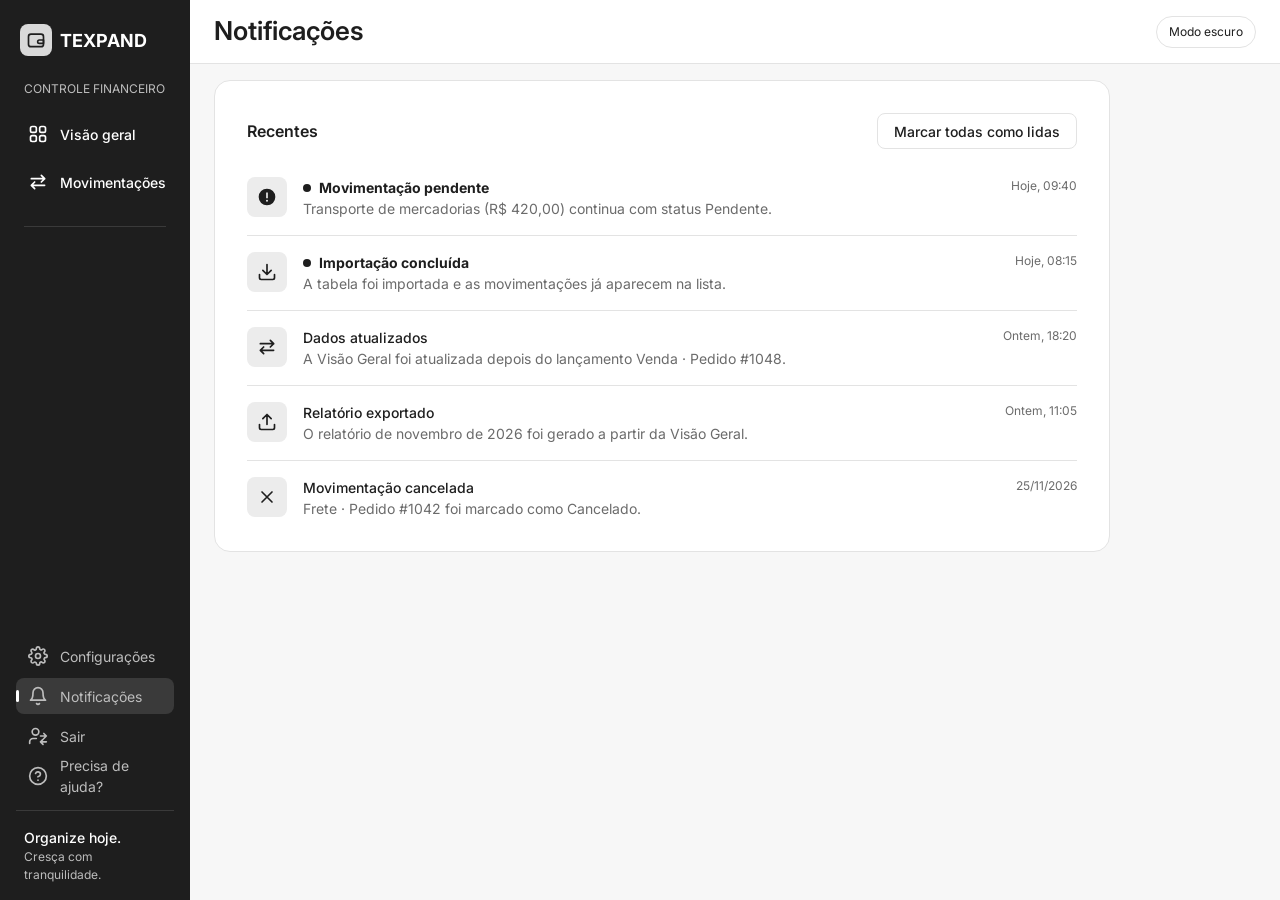
<file: notificacoes.html>
<!DOCTYPE html>
<!--
  Arquivo: notificacoes.html
  Função: Notificações: lista de avisos do sistema.
  Usado por: Aberta pelo menu lateral; usa css/paginas/notificacoes.css e css/componentes/cartao-pagina.css.
-->
<html lang="pt-BR">
  <head>
    <meta charset="utf-8">
    <meta name="viewport" content="width=device-width, initial-scale=1">
    <title>Notificações · TEXPAND</title>
    <script src="js/tema.js"></script>
    <!-- Fonte Inter pelo Google Fonts: única dependência externa do projeto. -->
    <link rel="preconnect" href="https://fonts.googleapis.com">
    <link rel="preconnect" href="https://fonts.gstatic.com" crossorigin>
    <link rel="stylesheet" href="https://fonts.googleapis.com/css2?family=Inter:wght@300;400;500;600;700;800&amp;display=swap">
    <link rel="stylesheet" href="css/principal.css">
  </head>
  <body class="pagina-sistema pagina-notificacoes">
    <a class="pular-conteudo" href="#conteudo">Pular para o conteúdo</a>
    <!-- ===== [SPRITE DE ÍCONES] =====
         Cópia de assets/icones/icones.svg embutida na página: os <use href="#icone-nome"> funcionam em qualquer servidor e até abrindo o arquivo direto.
         Para mudar ou criar um ícone, edite o <symbol> em assets/icones/icones.svg e copie-o para este bloco em todas as páginas. -->
    <svg class="sprite-icones" xmlns="http://www.w3.org/2000/svg" aria-hidden="true" focusable="false">
      <!-- ===== [MARCA E MENU LATERAL] ===== -->
      <symbol id="icone-carteira" viewBox="0 0 24 24">
        <path d="M3 8a3 3 0 0 1 3-3h12a3 3 0 0 1 3 3v9a3 3 0 0 1-3 3H6a3 3 0 0 1-3-3z" />
        <path d="M16 12h5v4h-5a2 2 0 0 1 0-4z" />
      </symbol>
      <symbol id="icone-grade" viewBox="0 0 24 24">
        <rect x="3" y="3" width="7" height="7" rx="2" />
        <rect x="14" y="3" width="7" height="7" rx="2" />
        <rect x="3" y="14" width="7" height="7" rx="2" />
        <rect x="14" y="14" width="7" height="7" rx="2" />
      </symbol>
      <symbol id="icone-setas-opostas" viewBox="0 0 24 24">
        <path d="M4 8h16M16 4l4 4-4 4M20 16H4M8 12l-4 4 4 4" />
      </symbol>
      <symbol id="icone-engrenagem" viewBox="0 0 24 24">
        <circle cx="12" cy="12" r="3" />
        <path d="M19.4 15a1.65 1.65 0 0 0 .33 1.82l.06.06a2 2 0 0 1 0 2.83 2 2 0 0 1-2.83 0l-.06-.06a1.65 1.65 0 0 0-1.82-.33 1.65 1.65 0 0 0-1 1.51V21a2 2 0 0 1-2 2 2 2 0 0 1-2-2v-.09A1.65 1.65 0 0 0 9 19.4a1.65 1.65 0 0 0-1.82.33l-.06.06a2 2 0 0 1-2.83 0 2 2 0 0 1 0-2.83l.06-.06a1.65 1.65 0 0 0 .33-1.82 1.65 1.65 0 0 0-1.51-1H3a2 2 0 0 1-2-2 2 2 0 0 1 2-2h.09A1.65 1.65 0 0 0 4.6 9a1.65 1.65 0 0 0-.33-1.82l-.06-.06a2 2 0 0 1 0-2.83 2 2 0 0 1 2.83 0l.06.06a1.65 1.65 0 0 0 1.82.33H9a1.65 1.65 0 0 0 1-1.51V3a2 2 0 0 1 2-2 2 2 0 0 1 2 2v.09a1.65 1.65 0 0 0 1 1.51 1.65 1.65 0 0 0 1.82-.33l.06-.06a2 2 0 0 1 2.83 0 2 2 0 0 1 0 2.83l-.06.06a1.65 1.65 0 0 0-.33 1.82V9a1.65 1.65 0 0 0 1.51 1H21a2 2 0 0 1 2 2 2 2 0 0 1-2 2h-.09a1.65 1.65 0 0 0-1.51 1z" />
      </symbol>
      <symbol id="icone-sino" viewBox="0 0 24 24">
        <path d="M18 8A6 6 0 0 0 6 8c0 7-3 9-3 9h18s-3-2-3-9M13.73 21a2 2 0 0 1-3.46 0" />
      </symbol>
      <symbol id="icone-pessoa" viewBox="0 0 24 24">
        <path d="M20 21v-2a4 4 0 0 0-4-4H8a4 4 0 0 0-4 4v2" />
        <circle cx="12" cy="7" r="4" />
      </symbol>
      <symbol id="icone-pessoa-troca" viewBox="0 0 24 24">
        <circle cx="9" cy="7" r="4" />
        <path d="M2 21v-2a4 4 0 0 1 4-4h4" />
        <path d="M15 12h7M19 9l3 3-3 3M22 19h-7M18 16l-3 3 3 3" />
      </symbol>
      <symbol id="icone-ajuda" viewBox="0 0 24 24">
        <circle cx="12" cy="12" r="10" />
        <path d="M9.09 9a3 3 0 0 1 5.83 1c0 2-3 3-3 3M12 17h.01" />
      </symbol>

      <!-- ===== [AÇÕES E FILTROS] ===== -->
      <symbol id="icone-funil" viewBox="0 0 24 24">
        <path d="M3 6h18M6 12h12M10 18h4" />
      </symbol>
      <symbol id="icone-calendario" viewBox="0 0 24 24">
        <rect x="3" y="4" width="18" height="18" rx="2" />
        <path d="M16 2v4M8 2v4M3 10h18" />
      </symbol>
      <symbol id="icone-download" viewBox="0 0 24 24">
        <path d="M21 15v4a2 2 0 0 1-2 2H5a2 2 0 0 1-2-2v-4M7 10l5 5 5-5M12 15V3" />
      </symbol>
      <symbol id="icone-envio" viewBox="0 0 24 24">
        <path d="M21 15v4a2 2 0 0 1-2 2H5a2 2 0 0 1-2-2v-4M17 8l-5-5-5 5M12 3v12" />
      </symbol>
      <symbol id="icone-mais" viewBox="0 0 24 24">
        <path d="M12 5v14M5 12h14" />
      </symbol>
      <symbol id="icone-lupa" viewBox="0 0 24 24">
        <circle cx="11" cy="11" r="8" />
        <path d="M21 21l-4.35-4.35" />
      </symbol>
      <symbol id="icone-cifrao" viewBox="0 0 24 24">
        <path d="M12 1v22M17 5H9.5a3.5 3.5 0 0 0 0 7h5a3.5 3.5 0 0 1 0 7H6" />
      </symbol>

      <!-- ===== [SETAS] ===== -->
      <symbol id="icone-seta-cima" viewBox="0 0 24 24">
        <path d="M12 19V5M5 12l7-7 7 7" />
      </symbol>
      <symbol id="icone-seta-baixo" viewBox="0 0 24 24">
        <path d="M12 5v14M19 12l-7 7-7-7" />
      </symbol>
      <symbol id="icone-seta-direita" viewBox="0 0 24 24">
        <path d="M5 12h14M12 5l7 7-7 7" />
      </symbol>
      <symbol id="icone-seta-esquerda" viewBox="0 0 24 24">
        <path d="M19 12H5M12 19l-7-7 7-7" />
      </symbol>
      <symbol id="icone-seta-baixo-pequena" viewBox="0 0 24 24">
        <path d="M6 9l6 6 6-6" />
      </symbol>

      <!-- ===== [CAMPOS E FORMULÁRIOS] ===== -->
      <symbol id="icone-cadeado" viewBox="0 0 24 24">
        <rect x="3" y="11" width="18" height="11" rx="2" />
        <path d="M7 11V7a5 5 0 0 1 10 0v4" />
      </symbol>
      <symbol id="icone-olho" viewBox="0 0 24 24">
        <path d="M1 12s4-8 11-8 11 8 11 8-4 8-11 8-11-8-11-8z" />
        <circle cx="12" cy="12" r="3" />
      </symbol>
      <symbol id="icone-olho-fechado" viewBox="0 0 24 24">
        <path d="M17.94 17.94A10.07 10.07 0 0 1 12 20c-7 0-11-8-11-8a18.45 18.45 0 0 1 5.06-5.94M9.9 4.24A9.12 9.12 0 0 1 12 4c7 0 11 8 11 8a18.5 18.5 0 0 1-2.16 3.19m-6.72-1.07a3 3 0 1 1-4.24-4.24M1 1l22 22" />
      </symbol>
      <symbol id="icone-fechar" viewBox="0 0 24 24">
        <path d="M18 6L6 18M6 6l12 12" />
      </symbol>
      <!-- Alerta é preenchido: círculo cheio com o "!" vazado (fill-rule evenodd), então não usa traço. -->
      <symbol id="icone-alerta" viewBox="0 0 24 24">
        <path fill="currentColor" stroke="none" fill-rule="evenodd" d="M12 2a10 10 0 1 0 0 20 10 10 0 0 0 0-20zM11 6.5h2v7h-2zM12 15.3a1.2 1.2 0 1 0 0 2.4 1.2 1.2 0 0 0 0-2.4z" />
      </symbol>

      <!-- ===== [TABELA E OUTROS] ===== -->
      <symbol id="icone-lapis" viewBox="0 0 24 24">
        <path d="M17 3a2.83 2.83 0 1 1 4 4L7.5 20.5 2 22l1.5-5.5L17 3z" />
      </symbol>
      <symbol id="icone-lixeira" viewBox="0 0 24 24">
        <path d="M3 6h18M19 6v14a2 2 0 0 1-2 2H7a2 2 0 0 1-2-2V6m3 0V4a2 2 0 0 1 2-2h4a2 2 0 0 1 2 2v2M10 11v6M14 11v6" />
      </symbol>
      <symbol id="icone-balao" viewBox="0 0 24 24">
        <path d="M21 15a2 2 0 0 1-2 2H7l-4 4V5a2 2 0 0 1 2-2h14a2 2 0 0 1 2 2z" />
      </symbol>
      <symbol id="icone-menu" viewBox="0 0 24 24">
        <path d="M3 12h18M3 6h18M3 18h18" />
      </symbol>
    </svg>
    <!-- ===== [BARRA LATERAL] =====
         Menu principal. Aparece em todas as páginas do sistema; até 700 px vira barra superior. Quem integra: ninguém (links estáticos). -->
    <aside class="barra-lateral" id="js-barra-lateral">
      <a class="barra-lateral__marca" href="visao-geral.html">
        <span class="barra-lateral__marca-icone">
          <svg class="icone" aria-hidden="true" focusable="false"><use href="#icone-carteira"></use></svg>
        </span>
        <span class="barra-lateral__texto">TEXPAND</span>
      </a>
      <p class="barra-lateral__rotulo">Controle financeiro</p>
      <nav class="barra-lateral__navegacao" aria-label="Principal">
        <ul class="barra-lateral__lista">
          <li>
            <a class="barra-lateral__item" href="visao-geral.html">
              <svg class="icone" aria-hidden="true" focusable="false"><use href="#icone-grade"></use></svg>
              <span class="barra-lateral__texto">Visão geral</span>
            </a>
          </li>
          <li>
            <a class="barra-lateral__item" href="movimentacoes.html">
              <svg class="icone" aria-hidden="true" focusable="false"><use href="#icone-setas-opostas"></use></svg>
              <span class="barra-lateral__texto">Movimentações</span>
            </a>
          </li>
        </ul>
        <hr class="barra-lateral__separador">
        <ul class="barra-lateral__lista barra-lateral__grupo-inferior">
          <li>
            <a class="barra-lateral__item" href="configuracoes.html">
              <svg class="icone" aria-hidden="true" focusable="false"><use href="#icone-engrenagem"></use></svg>
              <span class="barra-lateral__texto">Configurações</span>
            </a>
          </li>
          <li>
            <a class="barra-lateral__item barra-lateral__item--ativo" href="notificacoes.html" aria-current="page">
              <svg class="icone" aria-hidden="true" focusable="false"><use href="#icone-sino"></use></svg>
              <span class="barra-lateral__texto">Notificações</span>
            </a>
          </li>
          <li>
            <a class="barra-lateral__item" href="login.html">
              <svg class="icone" aria-hidden="true" focusable="false"><use href="#icone-pessoa-troca"></use></svg>
              <span class="barra-lateral__texto">Sair</span>
            </a>
          </li>
          <li>
            <a class="barra-lateral__item" href="ajuda.html">
              <svg class="icone" aria-hidden="true" focusable="false"><use href="#icone-ajuda"></use></svg>
              <span class="barra-lateral__texto">Precisa de ajuda?</span>
            </a>
          </li>
        </ul>
      </nav>
      <p class="barra-lateral__rodape">
        <strong>Organize hoje.</strong>
        Cresça com tranquilidade.
      </p>
    </aside>

    <!-- ===== [CABEÇALHO] =====
         Título da página e selo de atualização. Aparece em todas as páginas do sistema. Quem integra: equipe de JS (selo). -->
    <header class="cabecalho-pagina">
      <button class="botao-menu" type="button" data-js="alternar-menu" data-alvo="js-barra-lateral" aria-expanded="false" aria-controls="js-barra-lateral" aria-label="Abrir menu">
        <svg class="icone" aria-hidden="true" focusable="false"><use href="#icone-menu"></use></svg>
      </button>
      <h1 class="cabecalho-pagina__titulo">Notificações</h1>
      <!-- [INTEGRAÇÃO-JS] Texto e estado do selo de atualização (RF12): Tudo atualizado, Atualizando, Falha. -->
      <button class="alternar-tema" type="button" data-js="alternar-tema" aria-label="Ativar modo escuro" aria-pressed="false">Modo escuro</button>
      <p class="selo-atualizacao" data-js="selo-atualizacao" role="status" hidden></p>
    </header>

    <!-- ===== [CONTEÚDO DA PÁGINA] =====
         Avisos do sistema (pendências, importação, exportação e atualização de dados). Quem integra: equipe de JS e de banco. -->
    <main class="conteudo-pagina" id="conteudo" tabindex="-1">
      <section class="cartao-pagina" aria-labelledby="titulo-notificacoes">
        <div class="cartao-pagina__cabecalho">
          <h2 class="cartao-pagina__titulo" id="titulo-notificacoes">Recentes</h2>
          <!-- [INTEGRAÇÃO-JS] Marcar todas como lidas: remover a classe notificacao--nao-lida e o texto "Não lida" de cada item. -->
          <button class="botao botao--secundario" type="button" data-js="marcar-todas-lidas">Marcar todas como lidas</button>
        </div>
        <!-- [A-CONFIRMAR] Textos sugeridos. [INTEGRAÇÃO-BD] Os avisos vêm do banco; os itens abaixo são só de exemplo. -->
        <ul class="lista-notificacoes" data-js="lista-notificacoes">
          <li class="notificacao notificacao--nao-lida">
            <span class="notificacao__icone">
              <svg class="icone" aria-hidden="true" focusable="false"><use href="#icone-alerta"></use></svg>
            </span>
            <div class="notificacao__corpo">
              <p class="notificacao__titulo"><span class="texto-oculto">Não lida: </span>Movimentação pendente</p>
              <p class="notificacao__texto">Transporte de mercadorias (R$ 420,00) continua com status Pendente.</p>
            </div>
            <p class="notificacao__horario">Hoje, 09:40</p>
          </li>
          <li class="notificacao notificacao--nao-lida">
            <span class="notificacao__icone">
              <svg class="icone" aria-hidden="true" focusable="false"><use href="#icone-download"></use></svg>
            </span>
            <div class="notificacao__corpo">
              <p class="notificacao__titulo"><span class="texto-oculto">Não lida: </span>Importação concluída</p>
              <p class="notificacao__texto">A tabela foi importada e as movimentações já aparecem na lista.</p>
            </div>
            <p class="notificacao__horario">Hoje, 08:15</p>
          </li>
          <li class="notificacao">
            <span class="notificacao__icone">
              <svg class="icone" aria-hidden="true" focusable="false"><use href="#icone-setas-opostas"></use></svg>
            </span>
            <div class="notificacao__corpo">
              <p class="notificacao__titulo">Dados atualizados</p>
              <p class="notificacao__texto">A Visão Geral foi atualizada depois do lançamento Venda · Pedido #1048.</p>
            </div>
            <p class="notificacao__horario">Ontem, 18:20</p>
          </li>
          <li class="notificacao">
            <span class="notificacao__icone">
              <svg class="icone" aria-hidden="true" focusable="false"><use href="#icone-envio"></use></svg>
            </span>
            <div class="notificacao__corpo">
              <p class="notificacao__titulo">Relatório exportado</p>
              <p class="notificacao__texto">O relatório de novembro de 2026 foi gerado a partir da Visão Geral.</p>
            </div>
            <p class="notificacao__horario">Ontem, 11:05</p>
          </li>
          <li class="notificacao">
            <span class="notificacao__icone">
              <svg class="icone" aria-hidden="true" focusable="false"><use href="#icone-fechar"></use></svg>
            </span>
            <div class="notificacao__corpo">
              <p class="notificacao__titulo">Movimentação cancelada</p>
              <p class="notificacao__texto">Frete · Pedido #1042 foi marcado como Cancelado.</p>
            </div>
            <p class="notificacao__horario">25/11/2026</p>
          </li>
        </ul>
        <!-- [INTEGRAÇÃO-JS] Mostrar este estado vazio no lugar da lista quando não houver avisos. -->
        <div class="estado-vazio" data-dado="mensagem-vazia" role="status" hidden>
          <p class="estado-vazio__titulo">Nenhuma notificação por enquanto</p>
        </div>
      </section>
    </main>

    <!-- ===== [SCRIPT DE ESTADOS] =====
         Scripts de apresentação e estados visuais; processamento real permanece para integração. -->
    <script src="js/estados-interface.js" defer></script>
    <script src="js/formularios-interface.js" defer></script>
  </body>
</html>
</file>
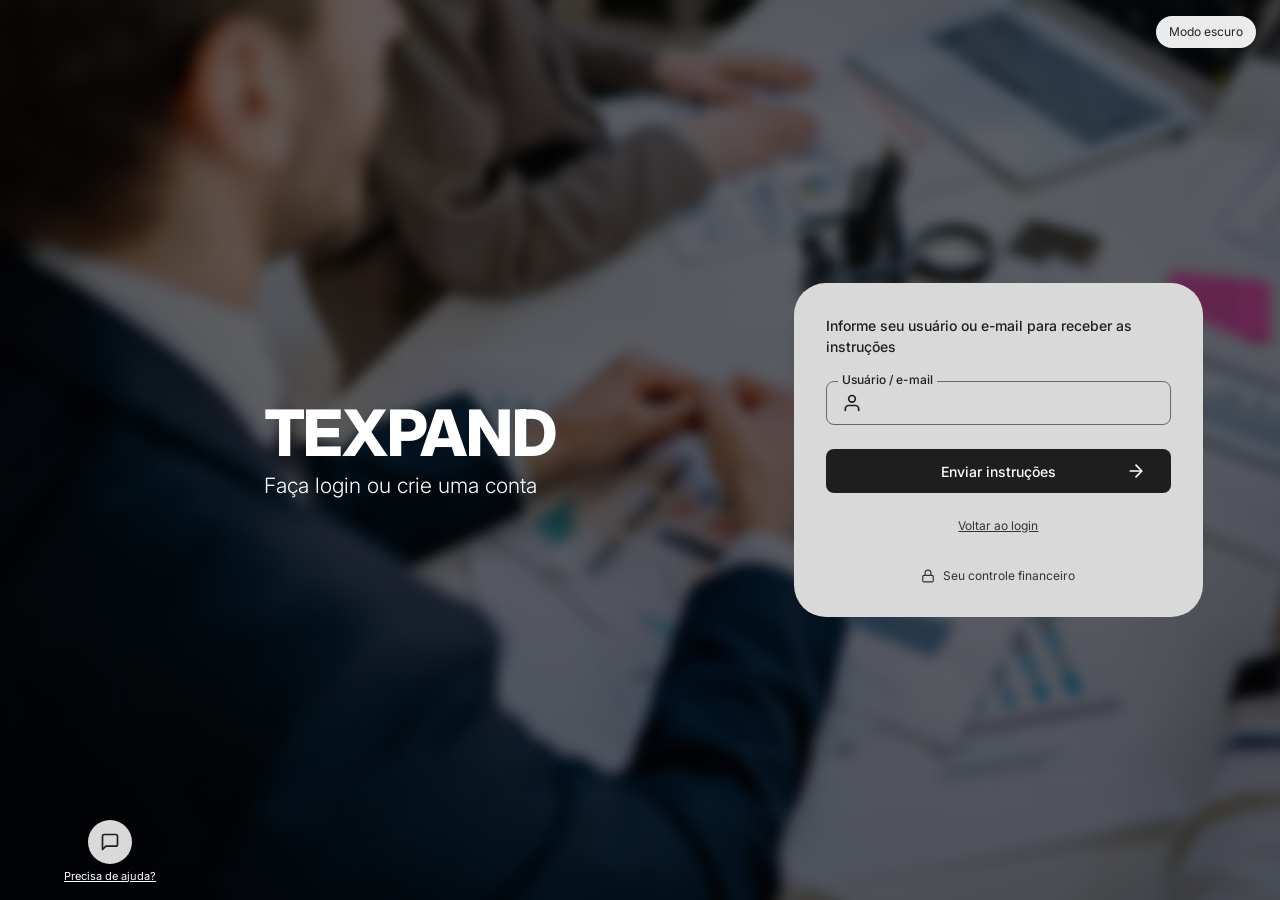
<file: recuperar-senha.html>
<!DOCTYPE html>
<!--
  Arquivo: recuperar-senha.html
  Função: Tela de recuperação de senha: um campo e confirmação de envio.
  Usado por: Aberta pelo link Esqueci a senha do login; volta ao login.html.
-->
<html lang="pt-BR">
  <head>
    <meta charset="utf-8">
    <meta name="viewport" content="width=device-width, initial-scale=1">
    <title>Recuperar senha · TEXPAND</title>
    <script src="js/tema.js"></script>
    <!-- Fonte Inter pelo Google Fonts: única dependência externa do projeto. -->
    <link rel="preconnect" href="https://fonts.googleapis.com">
    <link rel="preconnect" href="https://fonts.gstatic.com" crossorigin>
    <link rel="stylesheet" href="https://fonts.googleapis.com/css2?family=Inter:wght@300;400;500;600;700;800&amp;display=swap">
    <link rel="stylesheet" href="css/principal.css">
  </head>
  <body class="pagina-acesso">
    <a class="pular-conteudo" href="#conteudo">Pular para o conteúdo</a>
    <!-- ===== [SPRITE DE ÍCONES] =====
         Cópia de assets/icones/icones.svg embutida na página: os <use href="#icone-nome"> funcionam em qualquer servidor e até abrindo o arquivo direto.
         Para mudar ou criar um ícone, edite o <symbol> em assets/icones/icones.svg e copie-o para este bloco em todas as páginas. -->
    <svg class="sprite-icones" xmlns="http://www.w3.org/2000/svg" aria-hidden="true" focusable="false">
      <!-- ===== [MARCA E MENU LATERAL] ===== -->
      <symbol id="icone-carteira" viewBox="0 0 24 24">
        <path d="M3 8a3 3 0 0 1 3-3h12a3 3 0 0 1 3 3v9a3 3 0 0 1-3 3H6a3 3 0 0 1-3-3z" />
        <path d="M16 12h5v4h-5a2 2 0 0 1 0-4z" />
      </symbol>
      <symbol id="icone-grade" viewBox="0 0 24 24">
        <rect x="3" y="3" width="7" height="7" rx="2" />
        <rect x="14" y="3" width="7" height="7" rx="2" />
        <rect x="3" y="14" width="7" height="7" rx="2" />
        <rect x="14" y="14" width="7" height="7" rx="2" />
      </symbol>
      <symbol id="icone-setas-opostas" viewBox="0 0 24 24">
        <path d="M4 8h16M16 4l4 4-4 4M20 16H4M8 12l-4 4 4 4" />
      </symbol>
      <symbol id="icone-engrenagem" viewBox="0 0 24 24">
        <circle cx="12" cy="12" r="3" />
        <path d="M19.4 15a1.65 1.65 0 0 0 .33 1.82l.06.06a2 2 0 0 1 0 2.83 2 2 0 0 1-2.83 0l-.06-.06a1.65 1.65 0 0 0-1.82-.33 1.65 1.65 0 0 0-1 1.51V21a2 2 0 0 1-2 2 2 2 0 0 1-2-2v-.09A1.65 1.65 0 0 0 9 19.4a1.65 1.65 0 0 0-1.82.33l-.06.06a2 2 0 0 1-2.83 0 2 2 0 0 1 0-2.83l.06-.06a1.65 1.65 0 0 0 .33-1.82 1.65 1.65 0 0 0-1.51-1H3a2 2 0 0 1-2-2 2 2 0 0 1 2-2h.09A1.65 1.65 0 0 0 4.6 9a1.65 1.65 0 0 0-.33-1.82l-.06-.06a2 2 0 0 1 0-2.83 2 2 0 0 1 2.83 0l.06.06a1.65 1.65 0 0 0 1.82.33H9a1.65 1.65 0 0 0 1-1.51V3a2 2 0 0 1 2-2 2 2 0 0 1 2 2v.09a1.65 1.65 0 0 0 1 1.51 1.65 1.65 0 0 0 1.82-.33l.06-.06a2 2 0 0 1 2.83 0 2 2 0 0 1 0 2.83l-.06.06a1.65 1.65 0 0 0-.33 1.82V9a1.65 1.65 0 0 0 1.51 1H21a2 2 0 0 1 2 2 2 2 0 0 1-2 2h-.09a1.65 1.65 0 0 0-1.51 1z" />
      </symbol>
      <symbol id="icone-sino" viewBox="0 0 24 24">
        <path d="M18 8A6 6 0 0 0 6 8c0 7-3 9-3 9h18s-3-2-3-9M13.73 21a2 2 0 0 1-3.46 0" />
      </symbol>
      <symbol id="icone-pessoa" viewBox="0 0 24 24">
        <path d="M20 21v-2a4 4 0 0 0-4-4H8a4 4 0 0 0-4 4v2" />
        <circle cx="12" cy="7" r="4" />
      </symbol>
      <symbol id="icone-pessoa-troca" viewBox="0 0 24 24">
        <circle cx="9" cy="7" r="4" />
        <path d="M2 21v-2a4 4 0 0 1 4-4h4" />
        <path d="M15 12h7M19 9l3 3-3 3M22 19h-7M18 16l-3 3 3 3" />
      </symbol>
      <symbol id="icone-ajuda" viewBox="0 0 24 24">
        <circle cx="12" cy="12" r="10" />
        <path d="M9.09 9a3 3 0 0 1 5.83 1c0 2-3 3-3 3M12 17h.01" />
      </symbol>

      <!-- ===== [AÇÕES E FILTROS] ===== -->
      <symbol id="icone-funil" viewBox="0 0 24 24">
        <path d="M3 6h18M6 12h12M10 18h4" />
      </symbol>
      <symbol id="icone-calendario" viewBox="0 0 24 24">
        <rect x="3" y="4" width="18" height="18" rx="2" />
        <path d="M16 2v4M8 2v4M3 10h18" />
      </symbol>
      <symbol id="icone-download" viewBox="0 0 24 24">
        <path d="M21 15v4a2 2 0 0 1-2 2H5a2 2 0 0 1-2-2v-4M7 10l5 5 5-5M12 15V3" />
      </symbol>
      <symbol id="icone-envio" viewBox="0 0 24 24">
        <path d="M21 15v4a2 2 0 0 1-2 2H5a2 2 0 0 1-2-2v-4M17 8l-5-5-5 5M12 3v12" />
      </symbol>
      <symbol id="icone-mais" viewBox="0 0 24 24">
        <path d="M12 5v14M5 12h14" />
      </symbol>
      <symbol id="icone-lupa" viewBox="0 0 24 24">
        <circle cx="11" cy="11" r="8" />
        <path d="M21 21l-4.35-4.35" />
      </symbol>
      <symbol id="icone-cifrao" viewBox="0 0 24 24">
        <path d="M12 1v22M17 5H9.5a3.5 3.5 0 0 0 0 7h5a3.5 3.5 0 0 1 0 7H6" />
      </symbol>

      <!-- ===== [SETAS] ===== -->
      <symbol id="icone-seta-cima" viewBox="0 0 24 24">
        <path d="M12 19V5M5 12l7-7 7 7" />
      </symbol>
      <symbol id="icone-seta-baixo" viewBox="0 0 24 24">
        <path d="M12 5v14M19 12l-7 7-7-7" />
      </symbol>
      <symbol id="icone-seta-direita" viewBox="0 0 24 24">
        <path d="M5 12h14M12 5l7 7-7 7" />
      </symbol>
      <symbol id="icone-seta-esquerda" viewBox="0 0 24 24">
        <path d="M19 12H5M12 19l-7-7 7-7" />
      </symbol>
      <symbol id="icone-seta-baixo-pequena" viewBox="0 0 24 24">
        <path d="M6 9l6 6 6-6" />
      </symbol>

      <!-- ===== [CAMPOS E FORMULÁRIOS] ===== -->
      <symbol id="icone-cadeado" viewBox="0 0 24 24">
        <rect x="3" y="11" width="18" height="11" rx="2" />
        <path d="M7 11V7a5 5 0 0 1 10 0v4" />
      </symbol>
      <symbol id="icone-olho" viewBox="0 0 24 24">
        <path d="M1 12s4-8 11-8 11 8 11 8-4 8-11 8-11-8-11-8z" />
        <circle cx="12" cy="12" r="3" />
      </symbol>
      <symbol id="icone-olho-fechado" viewBox="0 0 24 24">
        <path d="M17.94 17.94A10.07 10.07 0 0 1 12 20c-7 0-11-8-11-8a18.45 18.45 0 0 1 5.06-5.94M9.9 4.24A9.12 9.12 0 0 1 12 4c7 0 11 8 11 8a18.5 18.5 0 0 1-2.16 3.19m-6.72-1.07a3 3 0 1 1-4.24-4.24M1 1l22 22" />
      </symbol>
      <symbol id="icone-fechar" viewBox="0 0 24 24">
        <path d="M18 6L6 18M6 6l12 12" />
      </symbol>
      <!-- Alerta é preenchido: círculo cheio com o "!" vazado (fill-rule evenodd), então não usa traço. -->
      <symbol id="icone-alerta" viewBox="0 0 24 24">
        <path fill="currentColor" stroke="none" fill-rule="evenodd" d="M12 2a10 10 0 1 0 0 20 10 10 0 0 0 0-20zM11 6.5h2v7h-2zM12 15.3a1.2 1.2 0 1 0 0 2.4 1.2 1.2 0 0 0 0-2.4z" />
      </symbol>

      <!-- ===== [TABELA E OUTROS] ===== -->
      <symbol id="icone-lapis" viewBox="0 0 24 24">
        <path d="M17 3a2.83 2.83 0 1 1 4 4L7.5 20.5 2 22l1.5-5.5L17 3z" />
      </symbol>
      <symbol id="icone-lixeira" viewBox="0 0 24 24">
        <path d="M3 6h18M19 6v14a2 2 0 0 1-2 2H7a2 2 0 0 1-2-2V6m3 0V4a2 2 0 0 1 2-2h4a2 2 0 0 1 2 2v2M10 11v6M14 11v6" />
      </symbol>
      <symbol id="icone-balao" viewBox="0 0 24 24">
        <path d="M21 15a2 2 0 0 1-2 2H7l-4 4V5a2 2 0 0 1 2-2h14a2 2 0 0 1 2 2z" />
      </symbol>
      <symbol id="icone-menu" viewBox="0 0 24 24">
        <path d="M3 12h18M3 6h18M3 18h18" />
      </symbol>
    </svg>
    <!-- ===== [TELA DE ACESSO] =====
         Foto em tela cheia com camada escura, marca à esquerda e cartão à direita. Quem integra: equipe de banco (autenticação). -->
    <button class="alternar-tema alternar-tema--acesso" type="button" data-js="alternar-tema" aria-label="Ativar modo escuro" aria-pressed="false">Modo escuro</button>
    <main class="tela-acesso" id="conteudo" tabindex="-1">
      <header class="tela-acesso__marca">
        <h1>TEXPAND</h1>
        <p>Faça login ou crie uma conta</p>
      </header>
      <section class="tela-acesso__cartao" aria-label="Acesso ao sistema">
        <!-- [A-CONFIRMAR] Frase de apoio, texto de confirmação e o próprio fluxo de recuperação (a documentação só prevê o link Esqueci a senha). -->
        <p class="tela-acesso__apoio">Informe seu usuário ou e-mail para receber as instruções</p>
        <!-- [INTEGRAÇÃO-BD] Envio das instruções de recuperação. O JS de estados só troca o formulário pelo bloco de confirmação. -->
        <form data-js="formulario-recuperacao" data-alvo="js-bloco-confirmacao" action="#" method="post" novalidate>
          <div class="campo campo--flutuante">
            <label class="campo__rotulo" for="js-usuario">Usuário / e-mail</label>
            <div class="campo__caixa">
              <svg class="icone campo__icone" aria-hidden="true" focusable="false"><use href="#icone-pessoa"></use></svg>
              <input class="campo__entrada" id="js-usuario" aria-describedby="erro-js-usuario" name="usuario" type="text" autocomplete="username" required>
            </div>
            <svg class="icone campo__alerta" aria-hidden="true" focusable="false"><use href="#icone-alerta"></use></svg>
            <p id="erro-js-usuario" class="campo__mensagem" role="alert">Dados preenchidos incompletos</p>
          </div>
          <button class="botao botao--primario botao--largo" type="submit">
            Enviar instruções
            <svg class="icone" aria-hidden="true" focusable="false"><use href="#icone-seta-direita"></use></svg>
          </button>
        </form>
        <div class="bloco-confirmacao" id="js-bloco-confirmacao" role="status" hidden>
          <p>Não foi possível enviar as instruções. Serviço de recuperação indisponível no momento.</p>
        </div>
        <a class="tela-acesso__link tela-acesso__link--centro" href="login.html">Voltar ao login</a>
        <p class="tela-acesso__rodape">
          <svg class="icone" aria-hidden="true" focusable="false"><use href="#icone-cadeado"></use></svg>
          Seu controle financeiro
        </p>
      </section>
    </main>

    <!-- ===== [BOTÃO DE CONTATO] =====
         Canto inferior esquerdo das telas de acesso. Quem integra: equipe do projeto (destino do link). -->
    <!-- Ajuda de acesso local: não encaminha para a navegação interna do sistema. -->
    <button class="botao-contato" type="button" data-js="abrir" data-alvo="js-ajuda-acesso" aria-haspopup="dialog" aria-controls="js-ajuda-acesso">
      <span class="botao-contato__circulo">
        <svg class="icone" aria-hidden="true" focusable="false"><use href="#icone-balao"></use></svg>
      </span>
      <span class="botao-contato__texto">Precisa de ajuda?</span>
    </button>

    <dialog class="modal modal--confirmacao" id="js-ajuda-acesso" aria-labelledby="titulo-ajuda-acesso">
      <div class="modal__conteudo">
        <h2 id="titulo-ajuda-acesso">Ajuda com o acesso</h2>
        <p>Para entrar, informe seu usuário ou e-mail e sua senha na tela de login.</p>
        <p>Se esqueceu sua senha, selecione “Esqueci a senha”. Para criar uma conta, selecione “Cadastrar-me”.</p>
        <p>Se o problema continuar, procure o responsável pelo TEXPAND.</p>
        <div class="modal__rodape">
          <button class="botao botao--secundario" type="button" data-js="fechar">Fechar</button>
        </div>
      </div>
    </dialog>

    <!-- ===== [SCRIPT DE ESTADOS] =====
         Scripts de apresentação e estados visuais; processamento real permanece para integração. -->
    <script src="js/estados-interface.js" defer></script>
    <script src="js/formularios-interface.js" defer></script>
  </body>
</html>
</file>
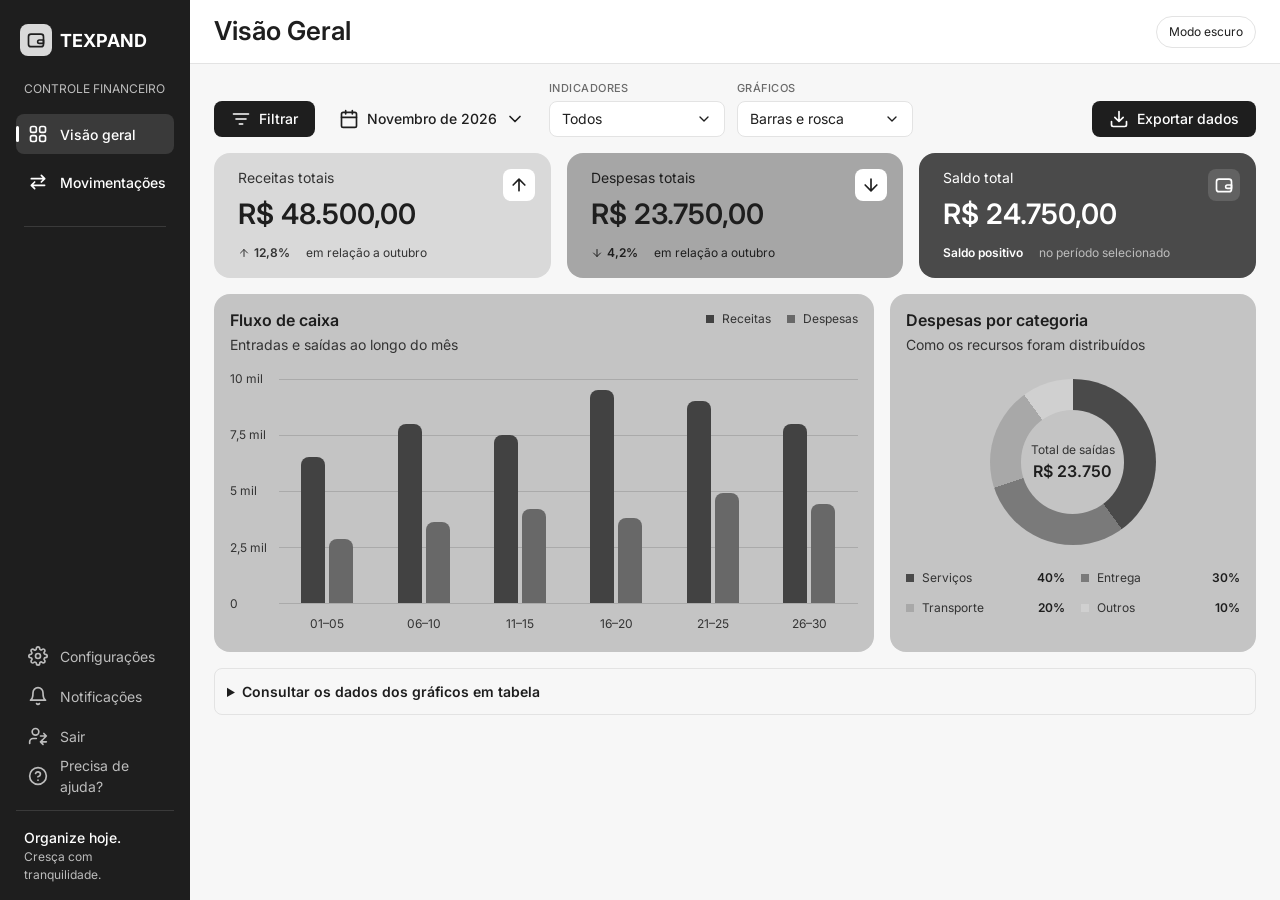
<file: visao-geral.html>
<!DOCTYPE html>
<!--
  Arquivo: visao-geral.html
  Função: Visão Geral (dashboard): filtro, seletor de mês, totais e gráficos do período.
  Usado por: Aberta pelo login e pelo menu lateral; usa css/paginas/visao-geral.css.
-->
<html lang="pt-BR">
  <head>
    <meta charset="utf-8">
    <meta name="viewport" content="width=device-width, initial-scale=1">
    <title>Visão Geral · TEXPAND</title>
    <script src="js/tema.js"></script>
    <!-- Fonte Inter pelo Google Fonts: única dependência externa do projeto. -->
    <link rel="preconnect" href="https://fonts.googleapis.com">
    <link rel="preconnect" href="https://fonts.gstatic.com" crossorigin>
    <link rel="stylesheet" href="https://fonts.googleapis.com/css2?family=Inter:wght@300;400;500;600;700;800&amp;display=swap">
    <link rel="stylesheet" href="css/principal.css">
  </head>
  <body class="pagina-sistema pagina-visao-geral">
    <a class="pular-conteudo" href="#conteudo">Pular para o conteúdo</a>
    <!-- ===== [SPRITE DE ÍCONES] =====
         Cópia de assets/icones/icones.svg embutida na página: os <use href="#icone-nome"> funcionam em qualquer servidor e até abrindo o arquivo direto.
         Para mudar ou criar um ícone, edite o <symbol> em assets/icones/icones.svg e copie-o para este bloco em todas as páginas. -->
    <svg class="sprite-icones" xmlns="http://www.w3.org/2000/svg" aria-hidden="true" focusable="false">
      <!-- ===== [MARCA E MENU LATERAL] ===== -->
      <symbol id="icone-carteira" viewBox="0 0 24 24">
        <path d="M3 8a3 3 0 0 1 3-3h12a3 3 0 0 1 3 3v9a3 3 0 0 1-3 3H6a3 3 0 0 1-3-3z" />
        <path d="M16 12h5v4h-5a2 2 0 0 1 0-4z" />
      </symbol>
      <symbol id="icone-grade" viewBox="0 0 24 24">
        <rect x="3" y="3" width="7" height="7" rx="2" />
        <rect x="14" y="3" width="7" height="7" rx="2" />
        <rect x="3" y="14" width="7" height="7" rx="2" />
        <rect x="14" y="14" width="7" height="7" rx="2" />
      </symbol>
      <symbol id="icone-setas-opostas" viewBox="0 0 24 24">
        <path d="M4 8h16M16 4l4 4-4 4M20 16H4M8 12l-4 4 4 4" />
      </symbol>
      <symbol id="icone-engrenagem" viewBox="0 0 24 24">
        <circle cx="12" cy="12" r="3" />
        <path d="M19.4 15a1.65 1.65 0 0 0 .33 1.82l.06.06a2 2 0 0 1 0 2.83 2 2 0 0 1-2.83 0l-.06-.06a1.65 1.65 0 0 0-1.82-.33 1.65 1.65 0 0 0-1 1.51V21a2 2 0 0 1-2 2 2 2 0 0 1-2-2v-.09A1.65 1.65 0 0 0 9 19.4a1.65 1.65 0 0 0-1.82.33l-.06.06a2 2 0 0 1-2.83 0 2 2 0 0 1 0-2.83l.06-.06a1.65 1.65 0 0 0 .33-1.82 1.65 1.65 0 0 0-1.51-1H3a2 2 0 0 1-2-2 2 2 0 0 1 2-2h.09A1.65 1.65 0 0 0 4.6 9a1.65 1.65 0 0 0-.33-1.82l-.06-.06a2 2 0 0 1 0-2.83 2 2 0 0 1 2.83 0l.06.06a1.65 1.65 0 0 0 1.82.33H9a1.65 1.65 0 0 0 1-1.51V3a2 2 0 0 1 2-2 2 2 0 0 1 2 2v.09a1.65 1.65 0 0 0 1 1.51 1.65 1.65 0 0 0 1.82-.33l.06-.06a2 2 0 0 1 2.83 0 2 2 0 0 1 0 2.83l-.06.06a1.65 1.65 0 0 0-.33 1.82V9a1.65 1.65 0 0 0 1.51 1H21a2 2 0 0 1 2 2 2 2 0 0 1-2 2h-.09a1.65 1.65 0 0 0-1.51 1z" />
      </symbol>
      <symbol id="icone-sino" viewBox="0 0 24 24">
        <path d="M18 8A6 6 0 0 0 6 8c0 7-3 9-3 9h18s-3-2-3-9M13.73 21a2 2 0 0 1-3.46 0" />
      </symbol>
      <symbol id="icone-pessoa" viewBox="0 0 24 24">
        <path d="M20 21v-2a4 4 0 0 0-4-4H8a4 4 0 0 0-4 4v2" />
        <circle cx="12" cy="7" r="4" />
      </symbol>
      <symbol id="icone-pessoa-troca" viewBox="0 0 24 24">
        <circle cx="9" cy="7" r="4" />
        <path d="M2 21v-2a4 4 0 0 1 4-4h4" />
        <path d="M15 12h7M19 9l3 3-3 3M22 19h-7M18 16l-3 3 3 3" />
      </symbol>
      <symbol id="icone-ajuda" viewBox="0 0 24 24">
        <circle cx="12" cy="12" r="10" />
        <path d="M9.09 9a3 3 0 0 1 5.83 1c0 2-3 3-3 3M12 17h.01" />
      </symbol>

      <!-- ===== [AÇÕES E FILTROS] ===== -->
      <symbol id="icone-funil" viewBox="0 0 24 24">
        <path d="M3 6h18M6 12h12M10 18h4" />
      </symbol>
      <symbol id="icone-calendario" viewBox="0 0 24 24">
        <rect x="3" y="4" width="18" height="18" rx="2" />
        <path d="M16 2v4M8 2v4M3 10h18" />
      </symbol>
      <symbol id="icone-download" viewBox="0 0 24 24">
        <path d="M21 15v4a2 2 0 0 1-2 2H5a2 2 0 0 1-2-2v-4M7 10l5 5 5-5M12 15V3" />
      </symbol>
      <symbol id="icone-envio" viewBox="0 0 24 24">
        <path d="M21 15v4a2 2 0 0 1-2 2H5a2 2 0 0 1-2-2v-4M17 8l-5-5-5 5M12 3v12" />
      </symbol>
      <symbol id="icone-mais" viewBox="0 0 24 24">
        <path d="M12 5v14M5 12h14" />
      </symbol>
      <symbol id="icone-lupa" viewBox="0 0 24 24">
        <circle cx="11" cy="11" r="8" />
        <path d="M21 21l-4.35-4.35" />
      </symbol>
      <symbol id="icone-cifrao" viewBox="0 0 24 24">
        <path d="M12 1v22M17 5H9.5a3.5 3.5 0 0 0 0 7h5a3.5 3.5 0 0 1 0 7H6" />
      </symbol>

      <!-- ===== [SETAS] ===== -->
      <symbol id="icone-seta-cima" viewBox="0 0 24 24">
        <path d="M12 19V5M5 12l7-7 7 7" />
      </symbol>
      <symbol id="icone-seta-baixo" viewBox="0 0 24 24">
        <path d="M12 5v14M19 12l-7 7-7-7" />
      </symbol>
      <symbol id="icone-seta-direita" viewBox="0 0 24 24">
        <path d="M5 12h14M12 5l7 7-7 7" />
      </symbol>
      <symbol id="icone-seta-esquerda" viewBox="0 0 24 24">
        <path d="M19 12H5M12 19l-7-7 7-7" />
      </symbol>
      <symbol id="icone-seta-baixo-pequena" viewBox="0 0 24 24">
        <path d="M6 9l6 6 6-6" />
      </symbol>

      <!-- ===== [CAMPOS E FORMULÁRIOS] ===== -->
      <symbol id="icone-cadeado" viewBox="0 0 24 24">
        <rect x="3" y="11" width="18" height="11" rx="2" />
        <path d="M7 11V7a5 5 0 0 1 10 0v4" />
      </symbol>
      <symbol id="icone-olho" viewBox="0 0 24 24">
        <path d="M1 12s4-8 11-8 11 8 11 8-4 8-11 8-11-8-11-8z" />
        <circle cx="12" cy="12" r="3" />
      </symbol>
      <symbol id="icone-olho-fechado" viewBox="0 0 24 24">
        <path d="M17.94 17.94A10.07 10.07 0 0 1 12 20c-7 0-11-8-11-8a18.45 18.45 0 0 1 5.06-5.94M9.9 4.24A9.12 9.12 0 0 1 12 4c7 0 11 8 11 8a18.5 18.5 0 0 1-2.16 3.19m-6.72-1.07a3 3 0 1 1-4.24-4.24M1 1l22 22" />
      </symbol>
      <symbol id="icone-fechar" viewBox="0 0 24 24">
        <path d="M18 6L6 18M6 6l12 12" />
      </symbol>
      <!-- Alerta é preenchido: círculo cheio com o "!" vazado (fill-rule evenodd), então não usa traço. -->
      <symbol id="icone-alerta" viewBox="0 0 24 24">
        <path fill="currentColor" stroke="none" fill-rule="evenodd" d="M12 2a10 10 0 1 0 0 20 10 10 0 0 0 0-20zM11 6.5h2v7h-2zM12 15.3a1.2 1.2 0 1 0 0 2.4 1.2 1.2 0 0 0 0-2.4z" />
      </symbol>

      <!-- ===== [TABELA E OUTROS] ===== -->
      <symbol id="icone-lapis" viewBox="0 0 24 24">
        <path d="M17 3a2.83 2.83 0 1 1 4 4L7.5 20.5 2 22l1.5-5.5L17 3z" />
      </symbol>
      <symbol id="icone-lixeira" viewBox="0 0 24 24">
        <path d="M3 6h18M19 6v14a2 2 0 0 1-2 2H7a2 2 0 0 1-2-2V6m3 0V4a2 2 0 0 1 2-2h4a2 2 0 0 1 2 2v2M10 11v6M14 11v6" />
      </symbol>
      <symbol id="icone-balao" viewBox="0 0 24 24">
        <path d="M21 15a2 2 0 0 1-2 2H7l-4 4V5a2 2 0 0 1 2-2h14a2 2 0 0 1 2 2z" />
      </symbol>
      <symbol id="icone-menu" viewBox="0 0 24 24">
        <path d="M3 12h18M3 6h18M3 18h18" />
      </symbol>
    </svg>
    <!-- ===== [BARRA LATERAL] =====
         Menu principal. Aparece em todas as páginas do sistema; até 700 px vira barra superior. Quem integra: ninguém (links estáticos). -->
    <aside class="barra-lateral" id="js-barra-lateral">
      <a class="barra-lateral__marca" href="visao-geral.html">
        <span class="barra-lateral__marca-icone">
          <svg class="icone" aria-hidden="true" focusable="false"><use href="#icone-carteira"></use></svg>
        </span>
        <span class="barra-lateral__texto">TEXPAND</span>
      </a>
      <p class="barra-lateral__rotulo">Controle financeiro</p>
      <nav class="barra-lateral__navegacao" aria-label="Principal">
        <ul class="barra-lateral__lista">
          <li>
            <a class="barra-lateral__item barra-lateral__item--ativo" href="visao-geral.html" aria-current="page">
              <svg class="icone" aria-hidden="true" focusable="false"><use href="#icone-grade"></use></svg>
              <span class="barra-lateral__texto">Visão geral</span>
            </a>
          </li>
          <li>
            <a class="barra-lateral__item" href="movimentacoes.html">
              <svg class="icone" aria-hidden="true" focusable="false"><use href="#icone-setas-opostas"></use></svg>
              <span class="barra-lateral__texto">Movimentações</span>
            </a>
          </li>
        </ul>
        <hr class="barra-lateral__separador">
        <ul class="barra-lateral__lista barra-lateral__grupo-inferior">
          <li>
            <a class="barra-lateral__item" href="configuracoes.html">
              <svg class="icone" aria-hidden="true" focusable="false"><use href="#icone-engrenagem"></use></svg>
              <span class="barra-lateral__texto">Configurações</span>
            </a>
          </li>
          <li>
            <a class="barra-lateral__item" href="notificacoes.html">
              <svg class="icone" aria-hidden="true" focusable="false"><use href="#icone-sino"></use></svg>
              <span class="barra-lateral__texto">Notificações</span>
            </a>
          </li>
          <li>
            <a class="barra-lateral__item" href="login.html">
              <svg class="icone" aria-hidden="true" focusable="false"><use href="#icone-pessoa-troca"></use></svg>
              <span class="barra-lateral__texto">Sair</span>
            </a>
          </li>
          <li>
            <a class="barra-lateral__item" href="ajuda.html">
              <svg class="icone" aria-hidden="true" focusable="false"><use href="#icone-ajuda"></use></svg>
              <span class="barra-lateral__texto">Precisa de ajuda?</span>
            </a>
          </li>
        </ul>
      </nav>
      <p class="barra-lateral__rodape">
        <strong>Organize hoje.</strong>
        Cresça com tranquilidade.
      </p>
    </aside>

    <!-- ===== [CABEÇALHO] =====
         Título da página e selo de atualização. Aparece em todas as páginas do sistema. Quem integra: equipe de JS (selo). -->
    <header class="cabecalho-pagina">
      <button class="botao-menu" type="button" data-js="alternar-menu" data-alvo="js-barra-lateral" aria-expanded="false" aria-controls="js-barra-lateral" aria-label="Abrir menu">
        <svg class="icone" aria-hidden="true" focusable="false"><use href="#icone-menu"></use></svg>
      </button>
      <h1 class="cabecalho-pagina__titulo">Visão Geral</h1>
      <!-- [INTEGRAÇÃO-JS] Texto e estado do selo de atualização (RF12): Tudo atualizado, Atualizando, Falha. -->
      <button class="alternar-tema" type="button" data-js="alternar-tema" aria-label="Ativar modo escuro" aria-pressed="false">Modo escuro</button>
      <p class="selo-atualizacao" data-js="selo-atualizacao" role="status" hidden></p>
    </header>

    <!-- ===== [CONTEÚDO DA PÁGINA] =====
         Ações, indicadores e gráficos da Visão Geral (UC02). Quem integra: equipe de JS e de banco. -->
    <main class="conteudo-pagina" id="conteudo" tabindex="-1">
      <!-- ===== [BARRA DE AÇÕES] =====
           Filtrar, escolher o mês e exportar. Cada botão guarda o seu popover. -->
      <div class="barra-acoes barra-acoes--dashboard">
        <div class="barra-acoes__item">
          <button class="botao botao--primario" type="button" data-js="alternar" data-alvo="js-popover-filtro" aria-expanded="false" aria-controls="js-popover-filtro">
            <svg class="icone" aria-hidden="true" focusable="false"><use href="#icone-funil"></use></svg>
            Filtrar
          </button>
          <!-- ===== [PAINEL DE FILTRO] =====
               Critérios para filtrar a Visão Geral (RF06–RF11). Abre pelo botão Filtrar. Quem integra: equipe de JS (filtrar) e de banco (consulta). -->
          <div class="popover popover--filtro" id="js-popover-filtro" hidden>
            <form class="popover__formulario" data-js="formulario-filtro" action="#" novalidate>
              <div class="campo campo--janela">
                <label class="campo__rotulo" for="js-filtro-descricao">Descrição</label>
                <input class="campo__entrada" id="js-filtro-descricao" name="descricao" type="text">
              </div>
              <div class="campo campo--janela">
                <span class="campo__rotulo" id="titulo-filtro-tipo">Tipo</span>
                <input type="hidden" name="tipo" value="todos">
                <div class="alternador-tipo" role="group" aria-labelledby="titulo-filtro-tipo">
                  <button type="button" data-js="tipo-lancamento" data-valor="todos" aria-pressed="true">Todos</button>
                  <button type="button" data-js="tipo-lancamento" data-valor="entrada" aria-pressed="false">Entrada</button>
                  <button type="button" data-js="tipo-lancamento" data-valor="saida" aria-pressed="false">Saída</button>
                </div>
              </div>
              <div class="campo campo--janela">
                <span class="campo__rotulo">Valor</span>
                <div class="controle-valor" data-js="controle-valor">
                  <div class="controle-valor__campos">
                    <label class="texto-oculto" for="js-filtro-valor-minimo">Valor mínimo</label>
                    <input class="campo__entrada" id="js-filtro-valor-minimo" name="valor_minimo" type="text" inputmode="decimal" value="R$ 0,00">
                    <label class="texto-oculto" for="js-filtro-valor-maximo">Valor máximo</label>
                    <input class="campo__entrada" id="js-filtro-valor-maximo" name="valor_maximo" type="text" inputmode="decimal" value="R$ 99.000,00">
                  </div>
                  <!-- [INTEGRAÇÃO-JS] Sincronizar os campos de texto com a faixa. As duas pontas não têm name: servem só de controle visual. -->
                  <div class="controle-valor__faixa">
                    <input type="range" id="js-filtro-faixa-minimo" min="0" max="99000" step="100" value="0" aria-label="Valor mínimo (faixa)">
                    <input type="range" id="js-filtro-faixa-maximo" min="0" max="99000" step="100" value="99000" aria-label="Valor máximo (faixa)">
                  </div>
                </div>
              </div>
              <div class="campo campo--janela">
                <span class="campo__rotulo" id="rotulo-filtro-categoria">Categoria</span>
                <div class="lista-suspensa">
                  <!-- [INTEGRAÇÃO-JS] O campo escondido guarda o valor escolhido e é ele que vai no formulário. -->
                  <input type="hidden" id="js-filtro-categoria" name="categoria" value="Todas as categorias">
                  <button class="lista-suspensa__botao" type="button" id="js-botao-filtro-categoria" data-js="alternar" data-alvo="js-popover-filtro-categoria" aria-haspopup="listbox" aria-expanded="false" aria-controls="js-popover-filtro-categoria" aria-labelledby="rotulo-filtro-categoria resumo-filtro-categoria">
                    <span id="resumo-filtro-categoria" data-dado="resumo-filtro-categoria">Todas as categorias</span>
                    <svg class="icone lista-suspensa__seta" aria-hidden="true" focusable="false"><use href="#icone-seta-baixo-pequena"></use></svg>
                  </button>
                  <div class="popover popover--lista" id="js-popover-filtro-categoria" data-js="lista-opcoes" data-campo="js-filtro-categoria" data-resumo="resumo-filtro-categoria" hidden>
                    <ul class="lista-opcoes" role="listbox" aria-labelledby="rotulo-filtro-categoria">
                      <li class="lista-opcoes__item lista-opcoes__item--ativo" role="option" tabindex="-1" data-valor="Todas as categorias" aria-selected="true">Todas as categorias</li>
                      <li class="lista-opcoes__item" role="option" tabindex="-1" data-valor="Vendas" aria-selected="false">Vendas</li>
                      <li class="lista-opcoes__item" role="option" tabindex="-1" data-valor="Serviços" aria-selected="false">Serviços</li>
                      <li class="lista-opcoes__item" role="option" tabindex="-1" data-valor="Entrega" aria-selected="false">Entrega</li>
                      <li class="lista-opcoes__item" role="option" tabindex="-1" data-valor="Transporte" aria-selected="false">Transporte</li>
                      <li class="lista-opcoes__item" role="option" tabindex="-1" data-valor="Outros" aria-selected="false">Outros</li>
                    </ul>
                  </div>
                </div>
              </div>
              <!-- [A-CONFIRMAR] Opções de tipo de pagamento e de parcelas (RF09 e RF10). -->
              <div class="campo campo--janela">
                <span class="campo__rotulo" id="rotulo-filtro-pagamento">Tipo de pagamento</span>
                <div class="lista-suspensa">
                  <!-- [INTEGRAÇÃO-JS] O campo escondido guarda o valor escolhido e é ele que vai no formulário. -->
                  <input type="hidden" id="js-filtro-pagamento" name="tipo_pagamento" value="Todos os tipos">
                  <button class="lista-suspensa__botao" type="button" id="js-botao-filtro-pagamento" data-js="alternar" data-alvo="js-popover-filtro-pagamento" aria-haspopup="listbox" aria-expanded="false" aria-controls="js-popover-filtro-pagamento" aria-labelledby="rotulo-filtro-pagamento resumo-filtro-pagamento">
                    <span id="resumo-filtro-pagamento" data-dado="resumo-filtro-pagamento">Todos os tipos</span>
                    <svg class="icone lista-suspensa__seta" aria-hidden="true" focusable="false"><use href="#icone-seta-baixo-pequena"></use></svg>
                  </button>
                  <div class="popover popover--lista" id="js-popover-filtro-pagamento" data-js="lista-opcoes" data-campo="js-filtro-pagamento" data-resumo="resumo-filtro-pagamento" hidden>
                    <ul class="lista-opcoes" role="listbox" aria-labelledby="rotulo-filtro-pagamento">
                      <li class="lista-opcoes__item lista-opcoes__item--ativo" role="option" tabindex="-1" data-valor="Todos os tipos" aria-selected="true">Todos os tipos</li>
                      <li class="lista-opcoes__item" role="option" tabindex="-1" data-valor="Dinheiro" aria-selected="false">Dinheiro</li>
                      <li class="lista-opcoes__item" role="option" tabindex="-1" data-valor="Pix" aria-selected="false">Pix</li>
                      <li class="lista-opcoes__item" role="option" tabindex="-1" data-valor="Cartão de crédito" aria-selected="false">Cartão de crédito</li>
                      <li class="lista-opcoes__item" role="option" tabindex="-1" data-valor="Cartão de débito" aria-selected="false">Cartão de débito</li>
                      <li class="lista-opcoes__item" role="option" tabindex="-1" data-valor="Boleto" aria-selected="false">Boleto</li>
                      <li class="lista-opcoes__item" role="option" tabindex="-1" data-valor="Transferência" aria-selected="false">Transferência</li>
                    </ul>
                  </div>
                </div>
              </div>
              <div class="campo campo--janela">
                <span class="campo__rotulo" id="rotulo-filtro-parcelas">Parcelas</span>
                <div class="lista-suspensa">
                  <!-- [INTEGRAÇÃO-JS] O campo escondido guarda o valor escolhido e é ele que vai no formulário. -->
                  <input type="hidden" id="js-filtro-parcelas" name="parcelas" value="Todas">
                  <button class="lista-suspensa__botao" type="button" id="js-botao-filtro-parcelas" data-js="alternar" data-alvo="js-popover-filtro-parcelas" aria-haspopup="listbox" aria-expanded="false" aria-controls="js-popover-filtro-parcelas" aria-labelledby="rotulo-filtro-parcelas resumo-filtro-parcelas">
                    <span id="resumo-filtro-parcelas" data-dado="resumo-filtro-parcelas">Todas</span>
                    <svg class="icone lista-suspensa__seta" aria-hidden="true" focusable="false"><use href="#icone-seta-baixo-pequena"></use></svg>
                  </button>
                  <div class="popover popover--lista" id="js-popover-filtro-parcelas" data-js="lista-opcoes" data-campo="js-filtro-parcelas" data-resumo="resumo-filtro-parcelas" hidden>
                    <ul class="lista-opcoes" role="listbox" aria-labelledby="rotulo-filtro-parcelas">
                      <li class="lista-opcoes__item lista-opcoes__item--ativo" role="option" tabindex="-1" data-valor="Todas" aria-selected="true">Todas</li>
                      <li class="lista-opcoes__item" role="option" tabindex="-1" data-valor="À vista" aria-selected="false">À vista</li>
                      <li class="lista-opcoes__item" role="option" tabindex="-1" data-valor="2x" aria-selected="false">2x</li>
                      <li class="lista-opcoes__item" role="option" tabindex="-1" data-valor="3x" aria-selected="false">3x</li>
                      <li class="lista-opcoes__item" role="option" tabindex="-1" data-valor="4x" aria-selected="false">4x</li>
                      <li class="lista-opcoes__item" role="option" tabindex="-1" data-valor="5x" aria-selected="false">5x</li>
                      <li class="lista-opcoes__item" role="option" tabindex="-1" data-valor="6x" aria-selected="false">6x</li>
                      <li class="lista-opcoes__item" role="option" tabindex="-1" data-valor="7x" aria-selected="false">7x</li>
                      <li class="lista-opcoes__item" role="option" tabindex="-1" data-valor="8x" aria-selected="false">8x</li>
                      <li class="lista-opcoes__item" role="option" tabindex="-1" data-valor="9x" aria-selected="false">9x</li>
                      <li class="lista-opcoes__item" role="option" tabindex="-1" data-valor="10x" aria-selected="false">10x</li>
                      <li class="lista-opcoes__item" role="option" tabindex="-1" data-valor="11x" aria-selected="false">11x</li>
                      <li class="lista-opcoes__item" role="option" tabindex="-1" data-valor="12x" aria-selected="false">12x</li>
                    </ul>
                  </div>
                </div>
              </div>
              <!-- [INTEGRAÇÃO-JS] Aplicar os critérios aos cartões e gráficos; Limpar restaura o padrão. -->
              <div class="popover__rodape">
                <button class="botao botao--secundario" type="reset">Limpar</button>
                <button class="botao botao--primario" type="submit">Aplicar</button>
              </div>
            </form>
          </div>
        </div>
        <div class="barra-acoes__item">
          <button class="seletor-mes" type="button" data-js="alternar" data-alvo="js-popover-mes" aria-expanded="false" aria-controls="js-popover-mes">
            <svg class="icone" aria-hidden="true" focusable="false"><use href="#icone-calendario"></use></svg>
            <span>Novembro de 2026</span>
            <svg class="icone" aria-hidden="true" focusable="false"><use href="#icone-seta-baixo-pequena"></use></svg>
          </button>
          <!-- ===== [SELETOR DE MÊS] =====
               Escolha de mês e ano da Visão Geral. Abre pelo seletor "Novembro de 2026". Escolher um mês aplica direto, sem rodapé. Quem integra: equipe de JS. -->
          <div class="popover popover--mes" id="js-popover-mes" hidden>
            <div class="grade-meses">
              <div class="grade-meses__cabecalho">
                <button class="calendario__navegar" type="button" aria-label="Ano anterior">
                  <svg class="icone" aria-hidden="true" focusable="false"><use href="#icone-seta-esquerda"></use></svg>
                </button>
                <span>2026</span>
                <button class="calendario__navegar" type="button" aria-label="Próximo ano">
                  <svg class="icone" aria-hidden="true" focusable="false"><use href="#icone-seta-direita"></use></svg>
                </button>
              </div>
              <ul class="grade-meses__lista">
                <li>
                  <button class="grade-meses__mes" type="button" data-mes="1" aria-pressed="false">Jan</button>
                </li>
                <li>
                  <button class="grade-meses__mes" type="button" data-mes="2" aria-pressed="false">Fev</button>
                </li>
                <li>
                  <button class="grade-meses__mes" type="button" data-mes="3" aria-pressed="false">Mar</button>
                </li>
                <li>
                  <button class="grade-meses__mes" type="button" data-mes="4" aria-pressed="false">Abr</button>
                </li>
                <li>
                  <button class="grade-meses__mes" type="button" data-mes="5" aria-pressed="false">Mai</button>
                </li>
                <li>
                  <button class="grade-meses__mes" type="button" data-mes="6" aria-pressed="false">Jun</button>
                </li>
                <li>
                  <button class="grade-meses__mes" type="button" data-mes="7" aria-pressed="false">Jul</button>
                </li>
                <li>
                  <button class="grade-meses__mes" type="button" data-mes="8" aria-pressed="false">Ago</button>
                </li>
                <li>
                  <button class="grade-meses__mes" type="button" data-mes="9" aria-pressed="false">Set</button>
                </li>
                <li>
                  <button class="grade-meses__mes" type="button" data-mes="10" aria-pressed="false">Out</button>
                </li>
                <li>
                  <button class="grade-meses__mes" type="button" data-mes="11" aria-pressed="true">Nov</button>
                </li>
                <li>
                  <button class="grade-meses__mes" type="button" data-mes="12" aria-pressed="false">Dez</button>
                </li>
              </ul>
            </div>
          </div>
        </div>
        <div class="barra-acoes__item campo campo--filtro-dashboard">
          <span class="campo__rotulo" id="rotulo-dashboard-indicador">Indicadores</span>
          <div class="lista-suspensa">
            <input type="hidden" id="js-dashboard-indicador" name="indicador" value="todos">
            <button class="lista-suspensa__botao" type="button" data-js="alternar" data-alvo="js-popover-dashboard-indicador" aria-haspopup="listbox" aria-expanded="false" aria-controls="js-popover-dashboard-indicador" aria-labelledby="rotulo-dashboard-indicador resumo-dashboard-indicador">
              <span id="resumo-dashboard-indicador">Todos</span>
              <svg class="icone lista-suspensa__seta" aria-hidden="true" focusable="false"><use href="#icone-seta-baixo-pequena"></use></svg>
            </button>
            <div class="popover popover--lista" id="js-popover-dashboard-indicador" data-js="lista-opcoes" data-campo="js-dashboard-indicador" data-resumo="resumo-dashboard-indicador" hidden>
              <ul class="lista-opcoes" role="listbox" aria-labelledby="rotulo-dashboard-indicador">
                  <li class="lista-opcoes__item lista-opcoes__item--ativo" role="option" tabindex="-1" data-valor="todos" aria-selected="true">Todos</li>
                  <li class="lista-opcoes__item" role="option" tabindex="-1" data-valor="renda" aria-selected="false">Renda</li>
                  <li class="lista-opcoes__item" role="option" tabindex="-1" data-valor="gasto" aria-selected="false">Gasto</li>
                  <li class="lista-opcoes__item" role="option" tabindex="-1" data-valor="lucro" aria-selected="false">Lucro</li>
              </ul>
            </div>
          </div>
        </div>
        <div class="barra-acoes__item campo campo--filtro-dashboard">
          <span class="campo__rotulo" id="rotulo-dashboard-template">Gráficos</span>
          <div class="lista-suspensa">
            <input type="hidden" id="js-dashboard-template" name="template" value="padrao">
            <button class="lista-suspensa__botao" type="button" data-js="alternar" data-alvo="js-popover-dashboard-template" aria-haspopup="listbox" aria-expanded="false" aria-controls="js-popover-dashboard-template" aria-labelledby="rotulo-dashboard-template resumo-dashboard-template">
              <span id="resumo-dashboard-template">Barras e rosca</span>
              <svg class="icone lista-suspensa__seta" aria-hidden="true" focusable="false"><use href="#icone-seta-baixo-pequena"></use></svg>
            </button>
            <div class="popover popover--lista" id="js-popover-dashboard-template" data-js="lista-opcoes" data-campo="js-dashboard-template" data-resumo="resumo-dashboard-template" hidden>
              <ul class="lista-opcoes" role="listbox" aria-labelledby="rotulo-dashboard-template">
                  <li class="lista-opcoes__item lista-opcoes__item--ativo" role="option" tabindex="-1" data-valor="padrao" aria-selected="true">Barras e rosca</li>
                  <li class="lista-opcoes__item" role="option" tabindex="-1" data-valor="linhas" aria-selected="false">Linhas</li>
                  <li class="lista-opcoes__item" role="option" tabindex="-1" data-valor="pizza" aria-selected="false">Pizza</li>
              </ul>
            </div>
          </div>
        </div>
        <div class="barra-acoes__item barra-acoes__item--fim">
          <!-- [INTEGRAÇÃO-BD] Exportar os dados do período e dos filtros aplicados (UC03). -->
          <button class="botao botao--primario" type="button" data-js="exportar-dados">
            <svg class="icone" aria-hidden="true" focusable="false"><use href="#icone-download"></use></svg>
            Exportar dados
          </button>
        </div>
      </div>
      <section class="grade-indicadores" aria-label="Indicadores do período">
        <!-- [INTEGRAÇÃO-BD] Totais do período selecionado e variação em relação ao mês anterior (RF03, RF05 e RF12). -->
        <article class="cartao-indicador cartao-indicador--receitas">
          <h2 class="cartao-indicador__titulo">Receitas totais</h2>
          <p class="cartao-indicador__valor" data-dado="receitas-total">R$ 48.500,00</p>
          <span class="cartao-indicador__icone">
            <svg class="icone" aria-hidden="true" focusable="false"><use href="#icone-seta-cima"></use></svg>
          </span>
          <p class="cartao-indicador__rodape">
            <span class="cartao-indicador__variacao">
              <svg class="icone" aria-hidden="true" focusable="false"><use href="#icone-seta-cima"></use></svg>
              <span data-dado="variacao-receitas">12,8%</span>
            </span>
            em relação a outubro
          </p>
        </article>
        <article class="cartao-indicador cartao-indicador--despesas">
          <h2 class="cartao-indicador__titulo">Despesas totais</h2>
          <p class="cartao-indicador__valor" data-dado="despesas-total">R$ 23.750,00</p>
          <span class="cartao-indicador__icone">
            <svg class="icone" aria-hidden="true" focusable="false"><use href="#icone-seta-baixo"></use></svg>
          </span>
          <p class="cartao-indicador__rodape">
            <span class="cartao-indicador__variacao">
              <svg class="icone" aria-hidden="true" focusable="false"><use href="#icone-seta-baixo"></use></svg>
              <span data-dado="variacao-despesas">4,2%</span>
            </span>
            em relação a outubro
          </p>
        </article>
        <article class="cartao-indicador cartao-indicador--saldo">
          <h2 class="cartao-indicador__titulo">Saldo total</h2>
          <p class="cartao-indicador__valor" data-dado="saldo-total">R$ 24.750,00</p>
          <span class="cartao-indicador__icone">
            <svg class="icone" aria-hidden="true" focusable="false"><use href="#icone-carteira"></use></svg>
          </span>
          <p class="cartao-indicador__rodape">
            <span class="cartao-indicador__variacao" data-dado="situacao-saldo">Saldo positivo</span>
            no período selecionado
          </p>
        </article>
      </section>
      <div class="grade-paineis" id="js-paineis-dashboard" data-visual="padrao">
        <!-- ===== [PAINEL FLUXO DE CAIXA] =====
             Barras de receitas e despesas ao longo do mês (RF06). Quem integra: equipe de JS (dados e, se quiser, biblioteca de gráficos). -->
        <!-- [INTEGRAÇÃO-JS] Trocar os dados de exemplo: a altura de cada barra vem de --valor (em milhares), definido em css/componentes/graficos.css. Ou substituir tudo dentro de [data-grafico]. -->
        <section class="painel-grafico" id="js-painel-fluxo" aria-labelledby="titulo-fluxo-caixa">
          <h2 class="painel-grafico__titulo" id="titulo-fluxo-caixa">Fluxo de caixa</h2>
          <p class="painel-grafico__subtitulo">Entradas e saídas ao longo do mês</p>
          <div class="grafico-barras" data-grafico="fluxo-caixa" role="img" aria-label="Gráfico de barras do fluxo de caixa de novembro de 2026 por período. Receitas, em milhares de reais: 6,5; 8; 7,5; 9,5; 9 e 8. Despesas: 2,85; 3,6; 4,2; 3,8; 4,9 e 4,4. Períodos: 01–05, 06–10, 11–15, 16–20, 21–25 e 26–30.">
            <ul class="grafico-barras__legenda">
              <li>Receitas</li>
              <li>Despesas</li>
            </ul>
            <div class="grafico-barras__eixo" aria-hidden="true">
              <span>10 mil</span>
              <span>7,5 mil</span>
              <span>5 mil</span>
              <span>2,5 mil</span>
              <span>0</span>
            </div>
            <div class="grafico-barras__area">
              <div class="grafico-barras__grupo">
                <span class="grafico-barras__barra grafico-barras__barra--receitas"></span>
                <span class="grafico-barras__barra grafico-barras__barra--despesas"></span>
                <span class="grafico-barras__rotulo">01–05</span>
              </div>
              <div class="grafico-barras__grupo">
                <span class="grafico-barras__barra grafico-barras__barra--receitas"></span>
                <span class="grafico-barras__barra grafico-barras__barra--despesas"></span>
                <span class="grafico-barras__rotulo">06–10</span>
              </div>
              <div class="grafico-barras__grupo">
                <span class="grafico-barras__barra grafico-barras__barra--receitas"></span>
                <span class="grafico-barras__barra grafico-barras__barra--despesas"></span>
                <span class="grafico-barras__rotulo">11–15</span>
              </div>
              <div class="grafico-barras__grupo">
                <span class="grafico-barras__barra grafico-barras__barra--receitas"></span>
                <span class="grafico-barras__barra grafico-barras__barra--despesas"></span>
                <span class="grafico-barras__rotulo">16–20</span>
              </div>
              <div class="grafico-barras__grupo">
                <span class="grafico-barras__barra grafico-barras__barra--receitas"></span>
                <span class="grafico-barras__barra grafico-barras__barra--despesas"></span>
                <span class="grafico-barras__rotulo">21–25</span>
              </div>
              <div class="grafico-barras__grupo">
                <span class="grafico-barras__barra grafico-barras__barra--receitas"></span>
                <span class="grafico-barras__barra grafico-barras__barra--despesas"></span>
                <span class="grafico-barras__rotulo">26–30</span>
              </div>
            </div>
          </div>
          <figure class="grafico-linhas" id="js-grafico-linhas" hidden>
            <svg viewBox="0 0 600 320" role="img" aria-labelledby="titulo-linhas descricao-linhas">
              <title id="titulo-linhas">Fluxo de caixa por período — novembro de 2026</title>
              <desc id="descricao-linhas">Entradas e saídas concluídas em seis períodos. Entradas: 6.500; 8.000; 7.500; 9.500; 9.000; 8.000 reais. Saídas: 2.850; 3.600; 4.200; 3.800; 4.900; 4.400 reais. Os valores também estão na tabela abaixo dos gráficos.</desc>
              <g class="grafico-linhas__grade"><path d="M60 40H560 M60 100H560 M60 160H560 M60 220H560 M60 280H560"/></g>
              <g class="grafico-linhas__texto"><text x="4" y="44">10 mil</text><text x="4" y="104">7,5 mil</text><text x="4" y="164">5 mil</text><text x="4" y="224">2,5 mil</text><text x="4" y="284">0</text></g>
              <polyline class="grafico-linhas__receitas" points="70,124 164,88 258,100 352,52 446,64 540,88"/>
              <polyline class="grafico-linhas__despesas" points="70,211.6 164,193.6 258,179.2 352,188.8 446,162.4 540,174.4"/>
              <g class="grafico-linhas__texto grafico-linhas__rotulos"><text x="70" y="308">01–05</text><text x="164" y="308">06–10</text><text x="258" y="308">11–15</text><text x="352" y="308">16–20</text><text x="446" y="308">21–25</text><text x="540" y="308">26–30</text></g>
            </svg>
            <figcaption>Valores em reais · linha contínua: entradas · linha tracejada: saídas.</figcaption>
          </figure>
          <div class="estado-vazio" data-dado="mensagem-vazia" role="status" hidden>
            <p class="estado-vazio__titulo">Sem dados financeiros</p>
          </div>
        </section>
        <!-- ===== [PAINEL DESPESAS POR CATEGORIA] =====
             Rosca com a distribuição das saídas por categoria (RF06). Quem integra: equipe de JS. -->
        <!-- [INTEGRAÇÃO-JS] Trocar as porcentagens (--p-servicos, --p-entrega, --p-transporte, --p-outros em css/componentes/graficos.css), a legenda e o total. -->
        <section class="painel-grafico" id="js-painel-categorias" aria-labelledby="titulo-despesas-categoria">
          <h2 class="painel-grafico__titulo" id="titulo-despesas-categoria">Despesas por categoria</h2>
          <p class="painel-grafico__subtitulo">Como os recursos foram distribuídos</p>
          <div class="grafico-rosca" data-grafico="despesas-categoria">
            <div class="grafico-rosca__anel" role="img" aria-label="Gráfico de rosca das saídas por categoria: Serviços 40%, Entrega 30%, Transporte 20% e Outros 10%. Total de saídas: R$ 23.750.">
              <div class="grafico-rosca__centro">
                <span>Total de saídas</span>
                <strong>R$ 23.750</strong>
              </div>
            </div>
            <ul class="legenda-rosca">
              <li class="legenda-rosca__item legenda-rosca__item--servicos">Serviços <strong>40%</strong></li>
              <li class="legenda-rosca__item legenda-rosca__item--entrega">Entrega <strong>30%</strong></li>
              <li class="legenda-rosca__item legenda-rosca__item--transporte">Transporte <strong>20%</strong></li>
              <li class="legenda-rosca__item legenda-rosca__item--outros">Outros <strong>10%</strong></li>
            </ul>
          </div>
          <p class="total-pizza" id="js-total-pizza" hidden>Total de saídas: <strong>R$ 23.750,00</strong></p>
          <div class="estado-vazio" data-dado="mensagem-vazia" role="status" hidden>
            <p class="estado-vazio__titulo">Sem dados financeiros</p>
          </div>
        </section>
      </div>
      <details class="dados-grafico">
        <summary>Consultar os dados dos gráficos em tabela</summary>
        <div class="tabela-rolavel" role="region" aria-label="Dados do fluxo de caixa" tabindex="0">
          <table class="tabela">
            <caption>Movimentações concluídas · novembro de 2026 · valores em reais</caption>
            <thead><tr><th scope="col">Período</th><th scope="col">Entradas</th><th scope="col">Saídas</th></tr></thead>
            <tbody>
              <tr><th scope="row">01–05</th><td>6.500,00</td><td>2.850,00</td></tr>
              <tr><th scope="row">06–10</th><td>8.000,00</td><td>3.600,00</td></tr>
              <tr><th scope="row">11–15</th><td>7.500,00</td><td>4.200,00</td></tr>
              <tr><th scope="row">16–20</th><td>9.500,00</td><td>3.800,00</td></tr>
              <tr><th scope="row">21–25</th><td>9.000,00</td><td>4.900,00</td></tr>
              <tr><th scope="row">26–30</th><td>8.000,00</td><td>4.400,00</td></tr>
            </tbody>
            <tfoot><tr><th scope="row">Total</th><td>48.500,00</td><td>23.750,00</td></tr></tfoot>
          </table>
        </div>
        <p>Despesas por categoria: Serviços R$ 9.500,00 (40%); Entrega R$ 7.125,00 (30%); Transporte R$ 4.750,00 (20%); Outros R$ 2.375,00 (10%).</p>
      </details>
    </main>

    <!-- ===== [SCRIPT DE ESTADOS] =====
         Scripts de apresentação e estados visuais; processamento real permanece para integração. -->
    <script src="js/estados-interface.js" defer></script>
    <script src="js/formularios-interface.js" defer></script>
    <script src="js/lista-opcoes.js" defer></script>
    <script src="js/periodos-interface.js" defer></script>
    <script src="js/dashboard-interface.js" defer></script>
  </body>
</html>
</file>
<file: css/principal.css>
/* Arquivo: css/principal.css */
/* Função: único CSS ligado nas páginas; só importa os demais arquivos, na ordem de cascata. */
/* Usado por: todas as páginas HTML (login, cadastro, recuperar-senha, visao-geral, movimentacoes, ajuda, configuracoes, notificacoes, estados). */

/* ===== [BASE] ===== */
@import url("variaveis.css");
@import url("base.css");
@import url("layout.css");

/* ===== [COMPONENTES] ===== */
@import url("componentes/barra-lateral.css");
@import url("componentes/botoes.css");
@import url("componentes/campos.css");
@import url("componentes/campos-acesso.css");
@import url("componentes/controle-valor.css");
@import url("componentes/selos.css");
@import url("componentes/cartoes-indicadores.css");
@import url("componentes/graficos.css");
@import url("componentes/tabela.css");
@import url("componentes/popovers.css");
@import url("componentes/lista-opcoes.css");
@import url("componentes/modais.css");
@import url("componentes/mensagens.css");
@import url("componentes/cartao-pagina.css");

/* ===== [PÁGINAS] ===== */
@import url("paginas/acesso.css");
@import url("paginas/visao-geral.css");
@import url("paginas/movimentacoes.css");
@import url("paginas/ajuda.css");
@import url("paginas/configuracoes.css");
@import url("paginas/notificacoes.css");
@import url("paginas/estados.css");
@import url("paginas/tema.css");
</file>
